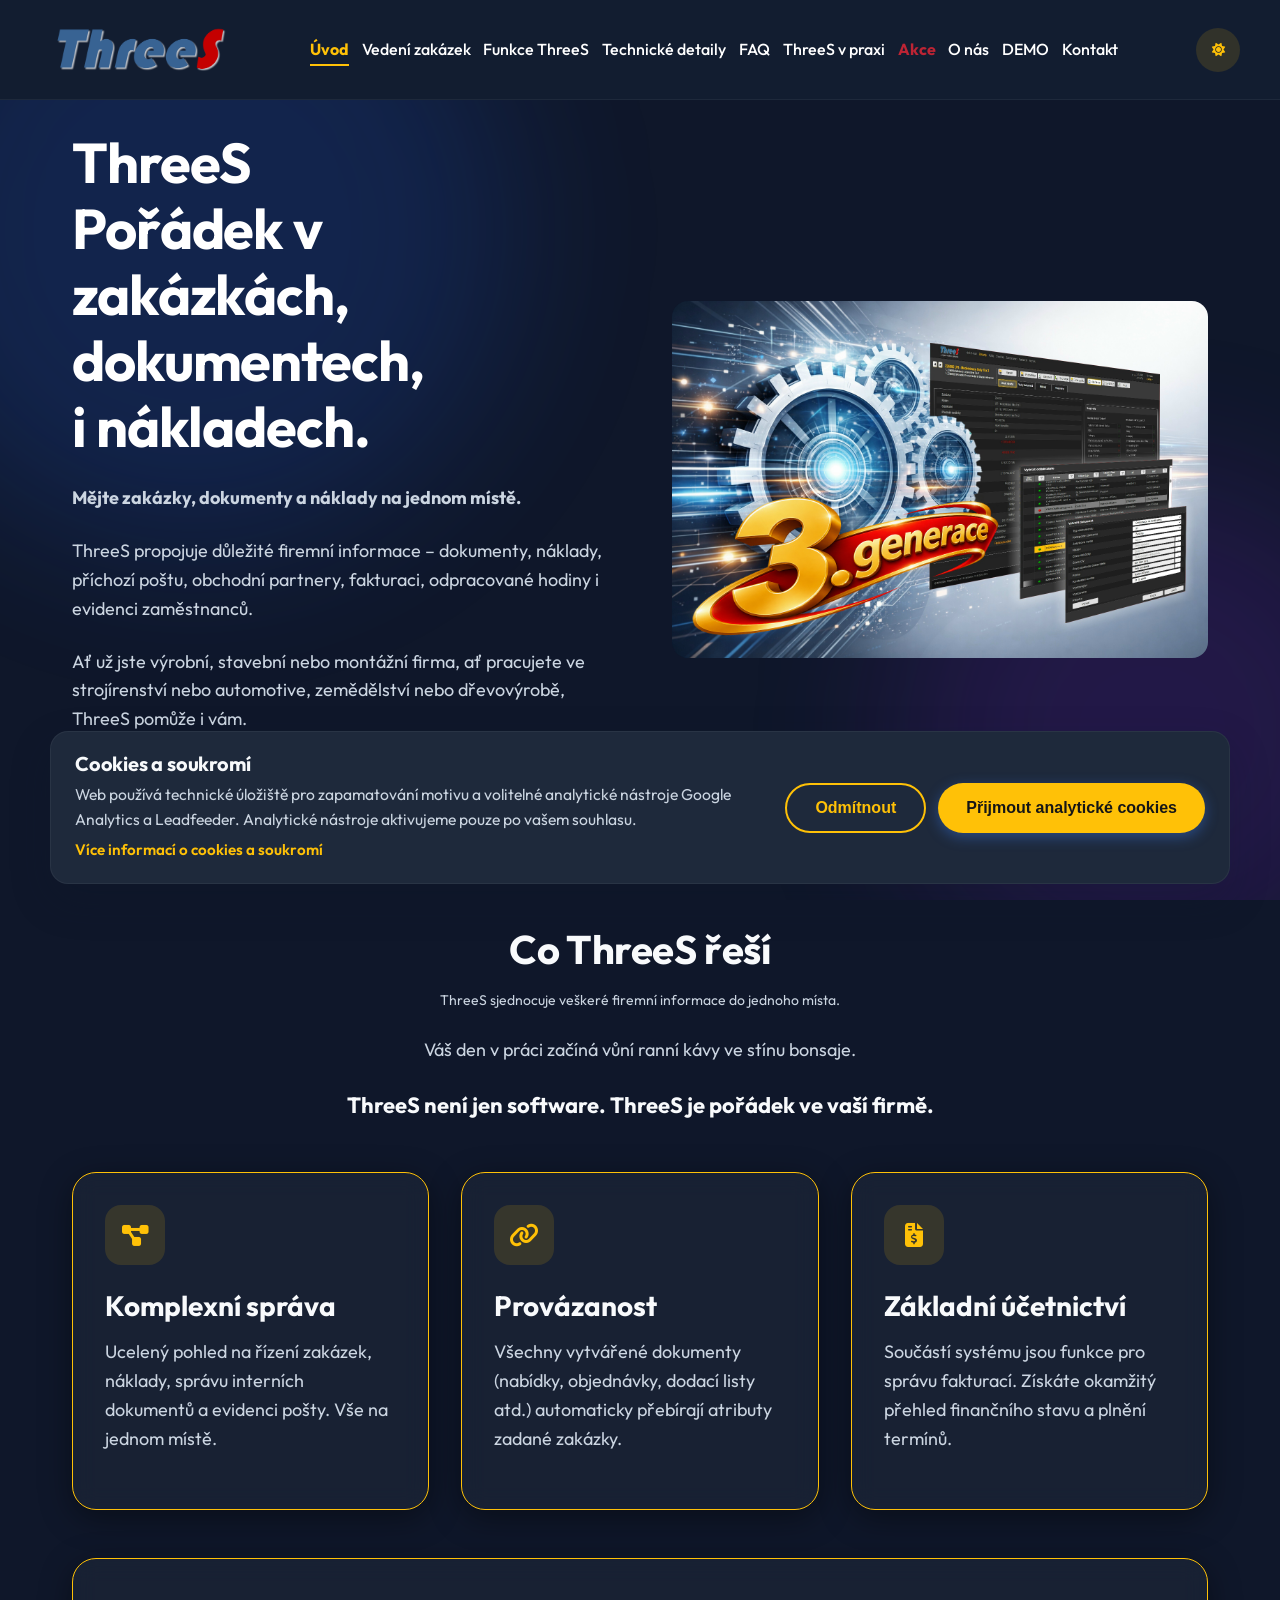
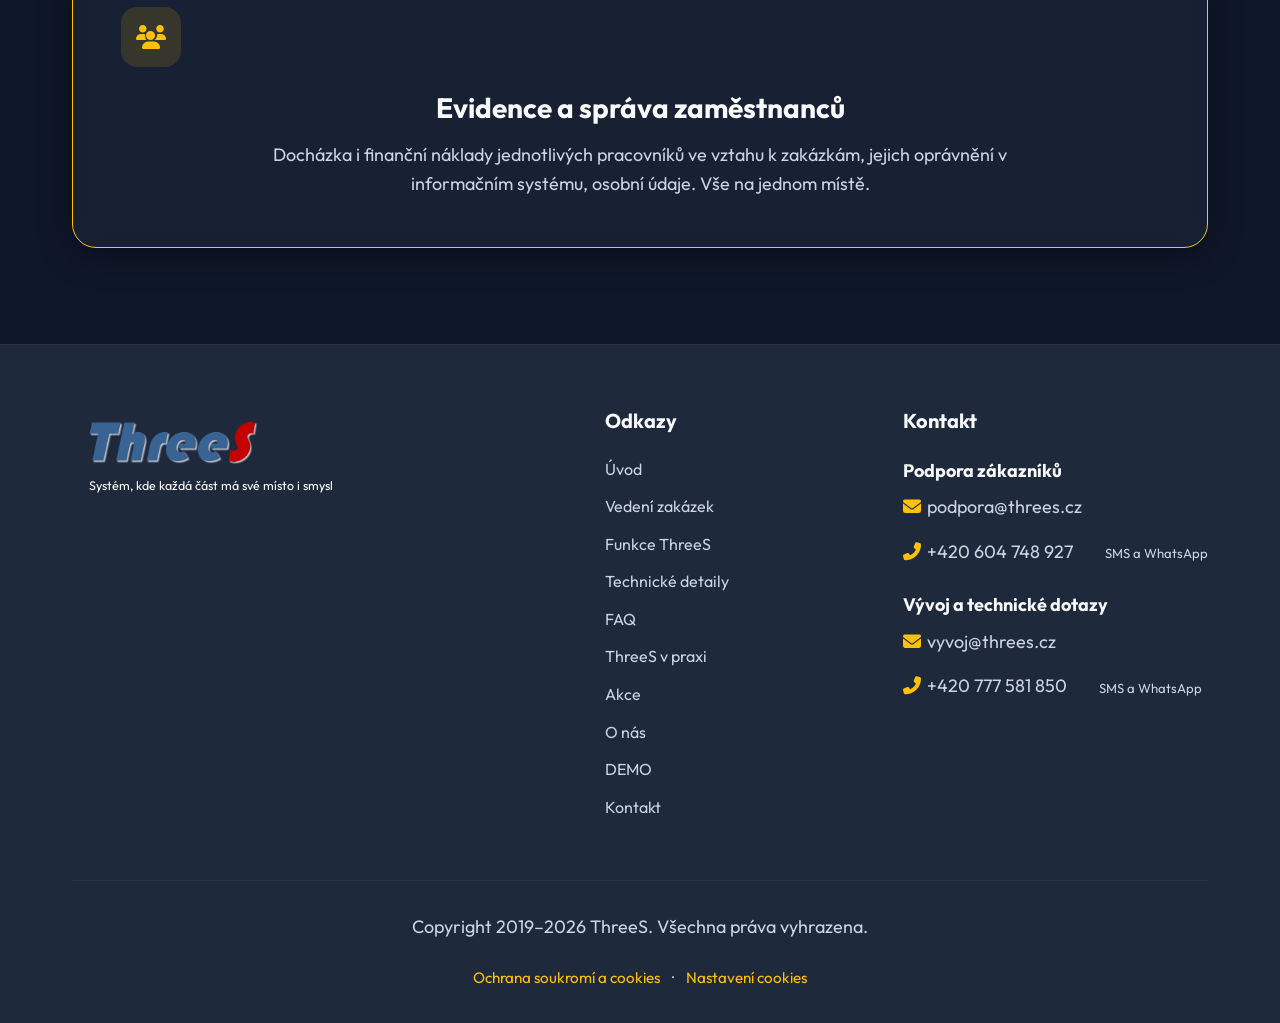
<file: index.html>
<!DOCTYPE html>

<html lang="cs">
<head><script>try{if(localStorage.getItem('threes-theme')!=='light')document.documentElement.setAttribute('data-theme','dark')}catch(e){document.documentElement.setAttribute('data-theme','dark')}</script>
<meta charset="utf-8"/>
<meta content="width=device-width, initial-scale=1.0" name="viewport"/>
<!-- Unikátní SEO Meta Tagy -->
<title>Software pro vedení zakázek pro malé firmy | ThreeS</title>
<meta content="Informační systém pro malé firmy, kterým již Excel nestačí. Mějte zakázky, dokumenty a náklady na jednom místě díky softwaru na řízení zakázek ThreeS." name="description"/>
<meta content="software na řízení zakázek, evidence zakázek pro malé firmy, alternativa k Excelu, informační systém ThreeS" name="keywords"/>
<link href="https://threes.cz/" rel="canonical"/>
<!-- Open Graph / Facebook -->
<meta content="website" property="og:type"/>
<meta content="https://threes.cz/" property="og:url"/>
<meta content="Software pro vedení zakázek pro malé firmy | ThreeS" property="og:title"/>
<meta content="Informační systém pro malé firmy, kterým již Excel nestačí. Mějte zakázky, dokumenty a náklady na jednom místě díky softwaru na řízení zakázek ThreeS." property="og:description"/>
<meta content="https://threes.cz/images/obrazek_1.jpg" property="og:image"/>
<!-- Twitter -->
<meta content="summary_large_image" property="twitter:card"/>
<meta content="https://threes.cz/" property="twitter:url"/>
<meta content="Software pro vedení zakázek pro malé firmy | ThreeS" property="twitter:title"/>
<meta content="Informační systém pro malé firmy, kterým již Excel nestačí. Mějte zakázky, dokumenty a náklady na jednom místě." property="twitter:description"/>
<meta content="https://threes.cz/images/obrazek_1.jpg" property="twitter:image"/>
<!-- Structured Data -->
<script type="application/ld+json">
{
  "@context": "https://schema.org",
  "@graph": [
    {
      "@type": "SoftwareApplication",
      "name": "ThreeS",
      "url": "https://threes.cz/",
      "operatingSystem": "Web browser",
      "applicationCategory": "BusinessApplication",
      "description": "Informační systém ThreeS pro malé firmy: řízení zakázek, dokumentů, nákladů, fakturace a evidence zaměstnanců."
    },
    {
      "@type": "Organization",
      "name": "ThreeS",
      "url": "https://threes.cz/",
      "logo": "https://threes.cz/images/logo_ThreeS_final.png",
      "contactPoint": [
        {
          "@type": "ContactPoint",
          "contactType": "customer support",
          "email": "podpora@threes.cz",
          "telephone": "+420604748927",
          "availableLanguage": [
            "cs"
          ]
        },
        {
          "@type": "ContactPoint",
          "contactType": "technical support",
          "email": "vyvoj@threes.cz",
          "telephone": "+420777581850",
          "availableLanguage": [
            "cs"
          ]
        }
      ]
    }
  ]
}
</script>
<link href="images/favicon_threes.png" rel="icon" type="image/png"/>
<link href="style.css?v=20261101-mobile-menu" rel="stylesheet"/>
<link href="https://cdnjs.cloudflare.com/ajax/libs/font-awesome/6.4.0/css/all.min.css" rel="stylesheet"/>
</head>
<body class="page-index">
<div class="bg-blobs">
<div class="blob blob-1"></div>
<div class="blob blob-2"></div>
</div>
<!-- Sdílený Header -->
<header>
<div class="container nav-container">
<a class="logo" href="index.html">
<img alt="ThreeS – oficiální logo" id="nav-logo" src="images/logo_ThreeS_final.png"/>
</a>
<button aria-controls="primary-navigation" aria-expanded="false" aria-label="Otevřít menu" class="menu-toggle" hidden type="button">
<svg aria-hidden="true" viewBox="0 0 24 24"><path class="menu-open-icon" d="M3 6h18M3 12h18M3 18h18"/><path class="menu-close-icon" d="m6 6 12 12M18 6 6 18"/></svg>
<span>Menu</span>
</button>
<nav aria-label="Hlavní navigace" class="nav-links" id="primary-navigation"><a href="index.html">Úvod</a><a href="vedeni-zakazek.html">Vedení zakázek</a><a href="funkce.html">Funkce ThreeS</a><a href="technicke-detaily.html">Technické detaily</a><a href="faq.html">FAQ</a><a href="threes-praxe.html">ThreeS v praxi</a><a href="akce.html">Akce</a><a href="o-nas.html">O nás</a><a href="demo.html">DEMO</a><a href="kontakt.html">Kontakt</a></nav>
<button aria-label="Přepnout motiv" class="theme-toggle" id="theme-toggle">
<i class="fas fa-moon"></i>
</button>
</div>
</header>
<!-- Homepage Obsah -->
<section class="hero" id="domu">
<div class="container hero-grid">
<div class="hero-content reveal active">
<h1>ThreeS<br/>Pořádek v zakázkách,<br/>dokumentech,<br/>i nákladech.</h1>
<p><strong>Mějte zakázky, dokumenty a náklady na jednom místě.</strong></p>
<p>ThreeS propojuje důležité firemní informace – dokumenty, náklady, příchozí poštu, obchodní partnery, fakturaci, odpracované hodiny i evidenci zaměstnanců.</p>
<p>Ať už jste výrobní, stavební nebo montážní firma, ať pracujete ve strojírenství nebo automotive, zemědělství nebo dřevovýrobě, ThreeS pomůže i vám.</p>
<div class="hero-actions">
<a class="btn demo-cta btn-primary" href="demo.html">Vyzkoušet ThreeS</a>
<a class="contact-whatsapp btn btn-outline more-info-white" data-whatsapp-fallback="mailto:podpora@threes.cz?subject=Chci%20v%C4%9Bd%C4%9Bt%20v%C3%ADce%20o%20ThreeS" href="https://wa.me/420604748927?text=Zaj%C3%ADm%C3%A1%20m%C4%9B%20ThreeS" target="_blank" rel="noopener noreferrer">Chci vědět více</a>
</div>
</div>
<div class="hero-image-wrap reveal active">
<!-- Obrázek bez rámečku -->
<div class="hero-illustration-plain">
<img alt="Aplikace ThreeS ukázka" loading="lazy" src="images/obrazek_1.jpg"/>
</div>
</div>
</div>
</section>
<!-- Funkce sekce stávající jako dříve, avšak s přesunem do kontextu v2 -->
<section class="section">
<div class="container">
<div class="reveal" style="text-align: center; max-width: 900px; margin: 0 auto 2rem auto;">
<h2>Co ThreeS řeší</h2>
<p class="home-line-small">ThreeS sjednocuje veškeré firemní informace do jednoho místa.</p><p class="home-line-medium">Váš den v práci začíná vůní ranní kávy ve stínu bonsaje.</p><p class="homepage-motto">ThreeS není jen software. ThreeS je pořádek ve vaší firmě.</p>
</div>
<div class="features-grid">
<div class="glass-card feature-card reveal home-three-card home-three-card-1" style=";border:1px solid #ffc107;">
<div class="feature-icon"><i class="fas fa-project-diagram"></i></div>
<h3>Komplexní správa</h3>
<p>Ucelený pohled na řízení zakázek, náklady, správu interních dokumentů a evidenci pošty. Vše na jednom místě.</p>
</div>
<div class="glass-card feature-card reveal home-three-card home-three-card-2" style="transition-delay: 0.1s;;border:1px solid #ffc107;">
<div class="feature-icon"><i class="fas fa-link"></i></div>
<h3>Provázanost</h3>
<p>Všechny vytvářené dokumenty (nabídky, objednávky, dodací listy atd.) automaticky přebírají atributy zadané zakázky.</p>
</div>
<div class="glass-card feature-card reveal home-three-card home-three-card-3" style="transition-delay: 0.2s;;border:1px solid #ffc107;">
<div class="feature-icon"><i class="fas fa-file-invoice-dollar"></i></div>
<h3>Základní účetnictví</h3>
<p>Součástí systému jsou funkce pro správu fakturací. Získáte okamžitý přehled finančního stavu a plnění termínů.</p>
</div>
</div>
<div class="glass-card reveal" style="margin-top: 3rem; text-align: center; padding: 3rem;;border:1px solid #ffc107;">
<div class="feature-icon" style="justify-content: center;"><i class="fas fa-users"></i></div>
<h3 style="margin-top: 1rem;">Evidence a správa zaměstnanců</h3>
<p style="max-width: 800px; margin: 0 auto;">Docházka i finanční náklady jednotlivých pracovníků ve vztahu k zakázkám, jejich oprávnění v informačním systému, osobní údaje. Vše na jednom místě.</p>
</div>
</div>
</section>
<!-- Sdílený Footer -->
<footer>
<div class="container">
<div class="footer-grid">
<div class="footer-col">
<a class="logo" href="index.html" style="margin-bottom: 1rem; display: inline-flex;">
<img alt="ThreeS – oficiální logo" src="images/logo_ThreeS_final.png"/>
</a>
<p class="footer-slogan-white">Systém, kde každá část má své místo i smysl</p>
</div>
<div class="footer-col">
<h3>Odkazy</h3>
<ul class="footer-links"><li><a href="index.html">Úvod</a></li><li><a href="vedeni-zakazek.html">Vedení zakázek</a></li><li><a href="funkce.html">Funkce ThreeS</a></li><li><a href="technicke-detaily.html">Technické detaily</a></li><li><a href="faq.html">FAQ</a></li><li><a href="threes-praxe.html">ThreeS v praxi</a></li><li><a href="akce.html">Akce</a></li><li><a href="o-nas.html">O nás</a></li><li><a href="demo.html">DEMO</a></li><li><a href="kontakt.html">Kontakt</a></li></ul>
</div>
<div class="footer-col footer-contact">
<h3>Kontakt</h3>
<p style="font-weight: bold; margin-bottom: 0.5rem; color: var(--text-primary);">Podpora zákazníků</p>
<p><a href="mailto:podpora@threes.cz" style="color: inherit; text-decoration: none;"><i class="fas fa-envelope" style="color: var(--threes-yellow); width: 20px;"></i> podpora@threes.cz</a></p>
<p><a href="tel:+420604748927" style="color: inherit; text-decoration: none;"><i class="fas fa-phone-alt" style="color: var(--threes-yellow); width: 20px;"></i> +420 604 748 927</a><span class="contact-methods">SMS a WhatsApp</span></p>
<p style="font-weight: bold; margin-top: 1.5rem; margin-bottom: 0.5rem; color: var(--text-primary);">Vývoj a technické dotazy</p>
<p><a href="mailto:vyvoj@threes.cz" style="color: inherit; text-decoration: none;"><i class="fas fa-envelope" style="color: var(--threes-yellow); width: 20px;"></i> vyvoj@threes.cz</a></p>
<p><a href="tel:+420777581850" style="color: inherit; text-decoration: none;"><i class="fas fa-phone-alt" style="color: var(--threes-yellow); width: 20px;"></i> +420 777 581 850</a><span class="contact-methods">SMS a WhatsApp</span></p>
</div>
</div>
<div class="footer-bottom">
<p>Copyright 2019–<span class="current-year">2026</span> ThreeS. Všechna práva vyhrazena.</p>
<p class="footer-legal-links">
<a href="ochrana-soukromi.html">Ochrana soukromí a cookies</a>
<span aria-hidden="true">·</span>
<a data-cookie-settings="" href="#">Nastavení cookies</a>
</p>
</div>
</div>
</footer>
<!-- Skripty -->
<script src="cookie-consent.js"></script>
<script src="script.js?v=20261101-mobile-menu"></script>
<script src="year.js"></script><script src="akce-visibility.js"></script></body>
</html>
</file>
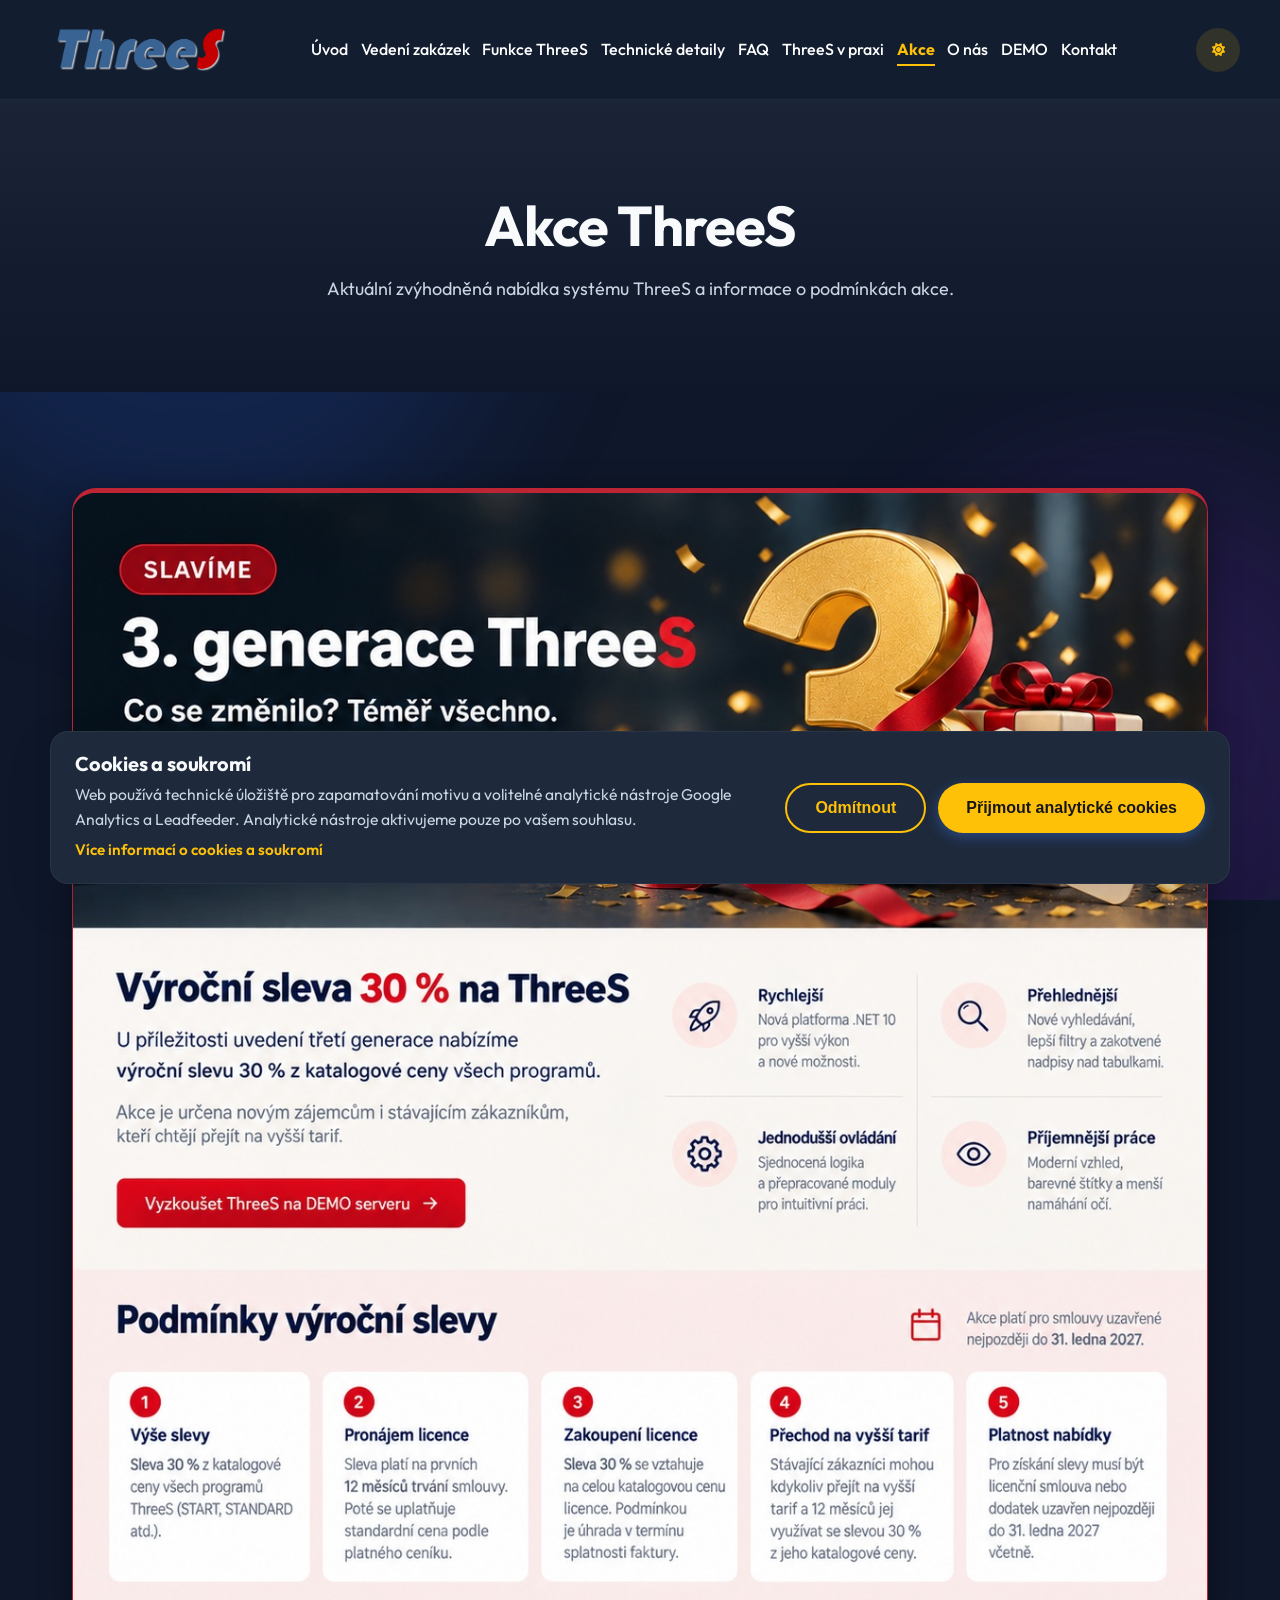
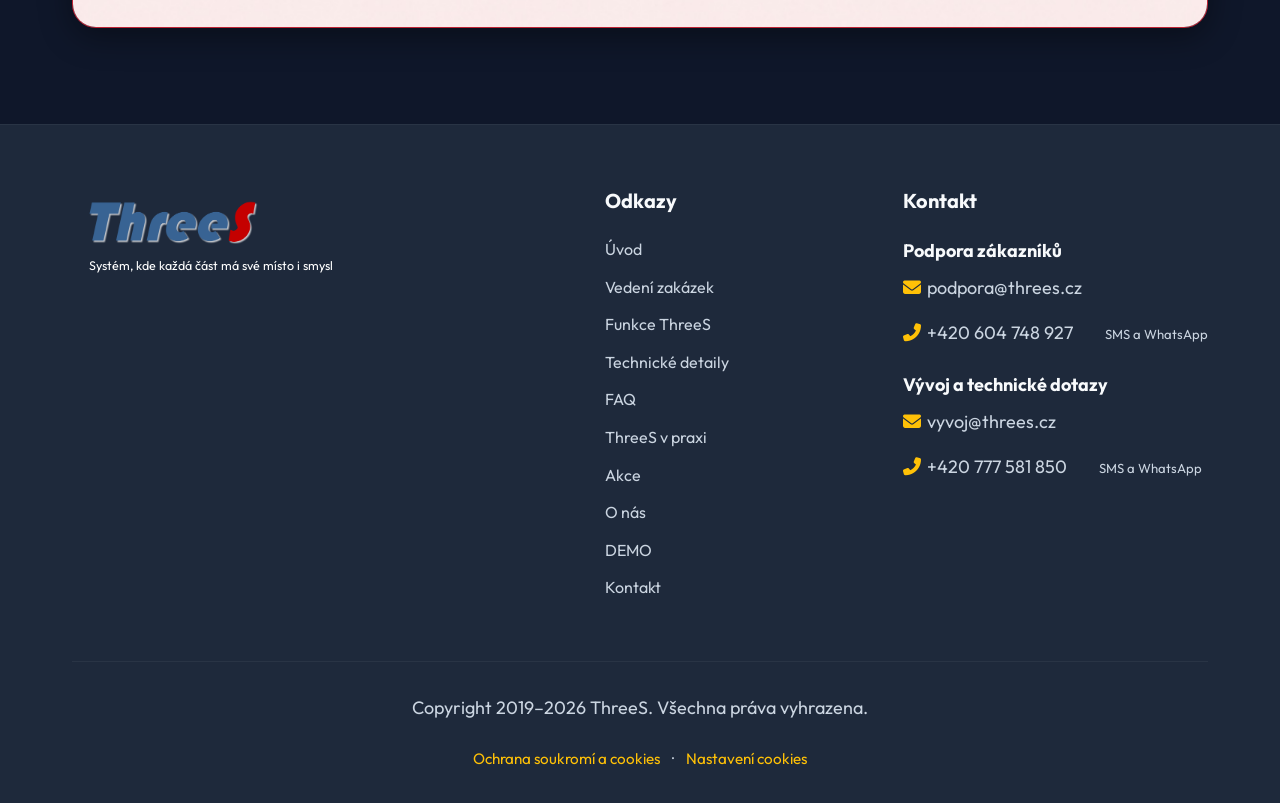
<file: akce.html>
<!DOCTYPE html>

<html lang="cs">
<head><script>try{if(localStorage.getItem('threes-theme')!=='light')document.documentElement.setAttribute('data-theme','dark')}catch(e){document.documentElement.setAttribute('data-theme','dark')}</script>
<meta charset="utf-8"/>
<meta content="width=device-width, initial-scale=1.0" name="viewport"/>
<title>Akce ThreeS | ThreeS</title>
<meta content="Aktuální zvýhodněná nabídka systému ThreeS a informace o podmínkách akce." name="description"/>
<meta content="ThreeS akce, sleva 30 procent, pronájem ThreeS START STANDARD, licence ThreeS" name="keywords"/>
<link href="https://threes.cz/akce.html" rel="canonical"/>
<!-- Open Graph / Facebook -->
<meta content="website" property="og:type"/>
<meta content="https://threes.cz/akce.html" property="og:url"/>
<meta content="Akce ThreeS | ThreeS" property="og:title"/>
<meta content="Aktuální zvýhodněná nabídka systému ThreeS a informace o podmínkách akce." property="og:description"/>
<meta content="https://threes.cz/images/akce-vyroci-2026-final.png" property="og:image"/>
<link href="images/favicon_threes.png" rel="icon" type="image/png"/>
<link href="style.css?v=20261101-mobile-menu" rel="stylesheet"/>
<link href="https://cdnjs.cloudflare.com/ajax/libs/font-awesome/6.4.0/css/all.min.css" rel="stylesheet"/>
</head>
<body class="page-akce">
<div class="bg-blobs">
<div class="blob blob-1"></div>
<div class="blob blob-2"></div>
</div>
<!-- Header -->
<header>
<div class="container nav-container">
<a class="logo" href="index.html">
<img alt="ThreeS – oficiální logo" id="nav-logo" src="images/logo_ThreeS_final.png"/>
</a>
<button aria-controls="primary-navigation" aria-expanded="false" aria-label="Otevřít menu" class="menu-toggle" hidden type="button">
<svg aria-hidden="true" viewBox="0 0 24 24"><path class="menu-open-icon" d="M3 6h18M3 12h18M3 18h18"/><path class="menu-close-icon" d="m6 6 12 12M18 6 6 18"/></svg>
<span>Menu</span>
</button>
<nav aria-label="Hlavní navigace" class="nav-links" id="primary-navigation"><a href="index.html">Úvod</a><a href="vedeni-zakazek.html">Vedení zakázek</a><a href="funkce.html">Funkce ThreeS</a><a href="technicke-detaily.html">Technické detaily</a><a href="faq.html">FAQ</a><a href="threes-praxe.html">ThreeS v praxi</a><a href="akce.html">Akce</a><a href="o-nas.html">O nás</a><a href="demo.html">DEMO</a><a href="kontakt.html">Kontakt</a></nav>
<button aria-label="Přepnout motiv" class="theme-toggle" id="theme-toggle">
<i class="fas fa-moon"></i>
</button>
</div>
</header>
<!-- Page Header -->
<!-- Content Section -->
<!-- Footer -->
<main><section class="page-header"><div class="container"><h1>Akce ThreeS</h1><p>Aktuální zvýhodněná nabídka systému ThreeS a informace o podmínkách akce.</p></div></section><section class="section"><div class="container"><div class="action-hero glass-card"><img alt="Výroční sleva 30 % na ThreeS" src="images/akce-vyroci-3gen.jpg" style="display:block;width:100%;height:auto;border-radius:12px"/><a aria-label="Vyzkoušet ThreeS na DEMO serveru" class="action-demo-overlay" href="demo.html"></a></div></div></section></main><footer>
<div class="container">
<div class="footer-grid">
<div class="footer-col">
<a class="logo" href="index.html" style="margin-bottom: 1rem; display: inline-flex;">
<img alt="ThreeS – oficiální logo" src="images/logo_ThreeS_final.png"/>
</a>
<p class="footer-slogan-white">Systém, kde každá část má své místo i smysl</p>
</div>
<div class="footer-col">
<h3>Odkazy</h3>
<ul class="footer-links"><li><a href="index.html">Úvod</a></li><li><a href="vedeni-zakazek.html">Vedení zakázek</a></li><li><a href="funkce.html">Funkce ThreeS</a></li><li><a href="technicke-detaily.html">Technické detaily</a></li><li><a href="faq.html">FAQ</a></li><li><a href="threes-praxe.html">ThreeS v praxi</a></li><li><a href="akce.html">Akce</a></li><li><a href="o-nas.html">O nás</a></li><li><a href="demo.html">DEMO</a></li><li><a href="kontakt.html">Kontakt</a></li></ul>
</div>
<div class="footer-col footer-contact">
<h3>Kontakt</h3>
<p style="font-weight: bold; margin-bottom: 0.5rem; color: var(--text-primary);">Podpora zákazníků</p>
<p><a href="mailto:podpora@threes.cz" style="color: inherit; text-decoration: none;"><i class="fas fa-envelope" style="color: var(--threes-yellow); width: 20px;"></i> podpora@threes.cz</a></p>
<p><a href="tel:+420604748927" style="color: inherit; text-decoration: none;"><i class="fas fa-phone-alt" style="color: var(--threes-yellow); width: 20px;"></i> +420 604 748 927</a><span class="contact-methods">SMS a WhatsApp</span></p>
<p style="font-weight: bold; margin-top: 1.5rem; margin-bottom: 0.5rem; color: var(--text-primary);">Vývoj a technické dotazy</p>
<p><a href="mailto:vyvoj@threes.cz" style="color: inherit; text-decoration: none;"><i class="fas fa-envelope" style="color: var(--threes-yellow); width: 20px;"></i> vyvoj@threes.cz</a></p>
<p><a href="tel:+420777581850" style="color: inherit; text-decoration: none;"><i class="fas fa-phone-alt" style="color: var(--threes-yellow); width: 20px;"></i> +420 777 581 850</a><span class="contact-methods">SMS a WhatsApp</span></p>
</div>
</div>
<div class="footer-bottom">
<p>Copyright 2019–<span class="current-year">2026</span> ThreeS. Všechna práva vyhrazena.</p>
<p class="footer-legal-links">
<a href="ochrana-soukromi.html">Ochrana soukromí a cookies</a>
<span aria-hidden="true">·</span>
<a data-cookie-settings="" href="#">Nastavení cookies</a>
</p>
</div>
</div>
</footer>
<script src="cookie-consent.js"></script>
<script src="script.js?v=20261101-mobile-menu"></script>
<script src="year.js"></script><script src="akce-visibility.js"></script></body>
</html>
</file>
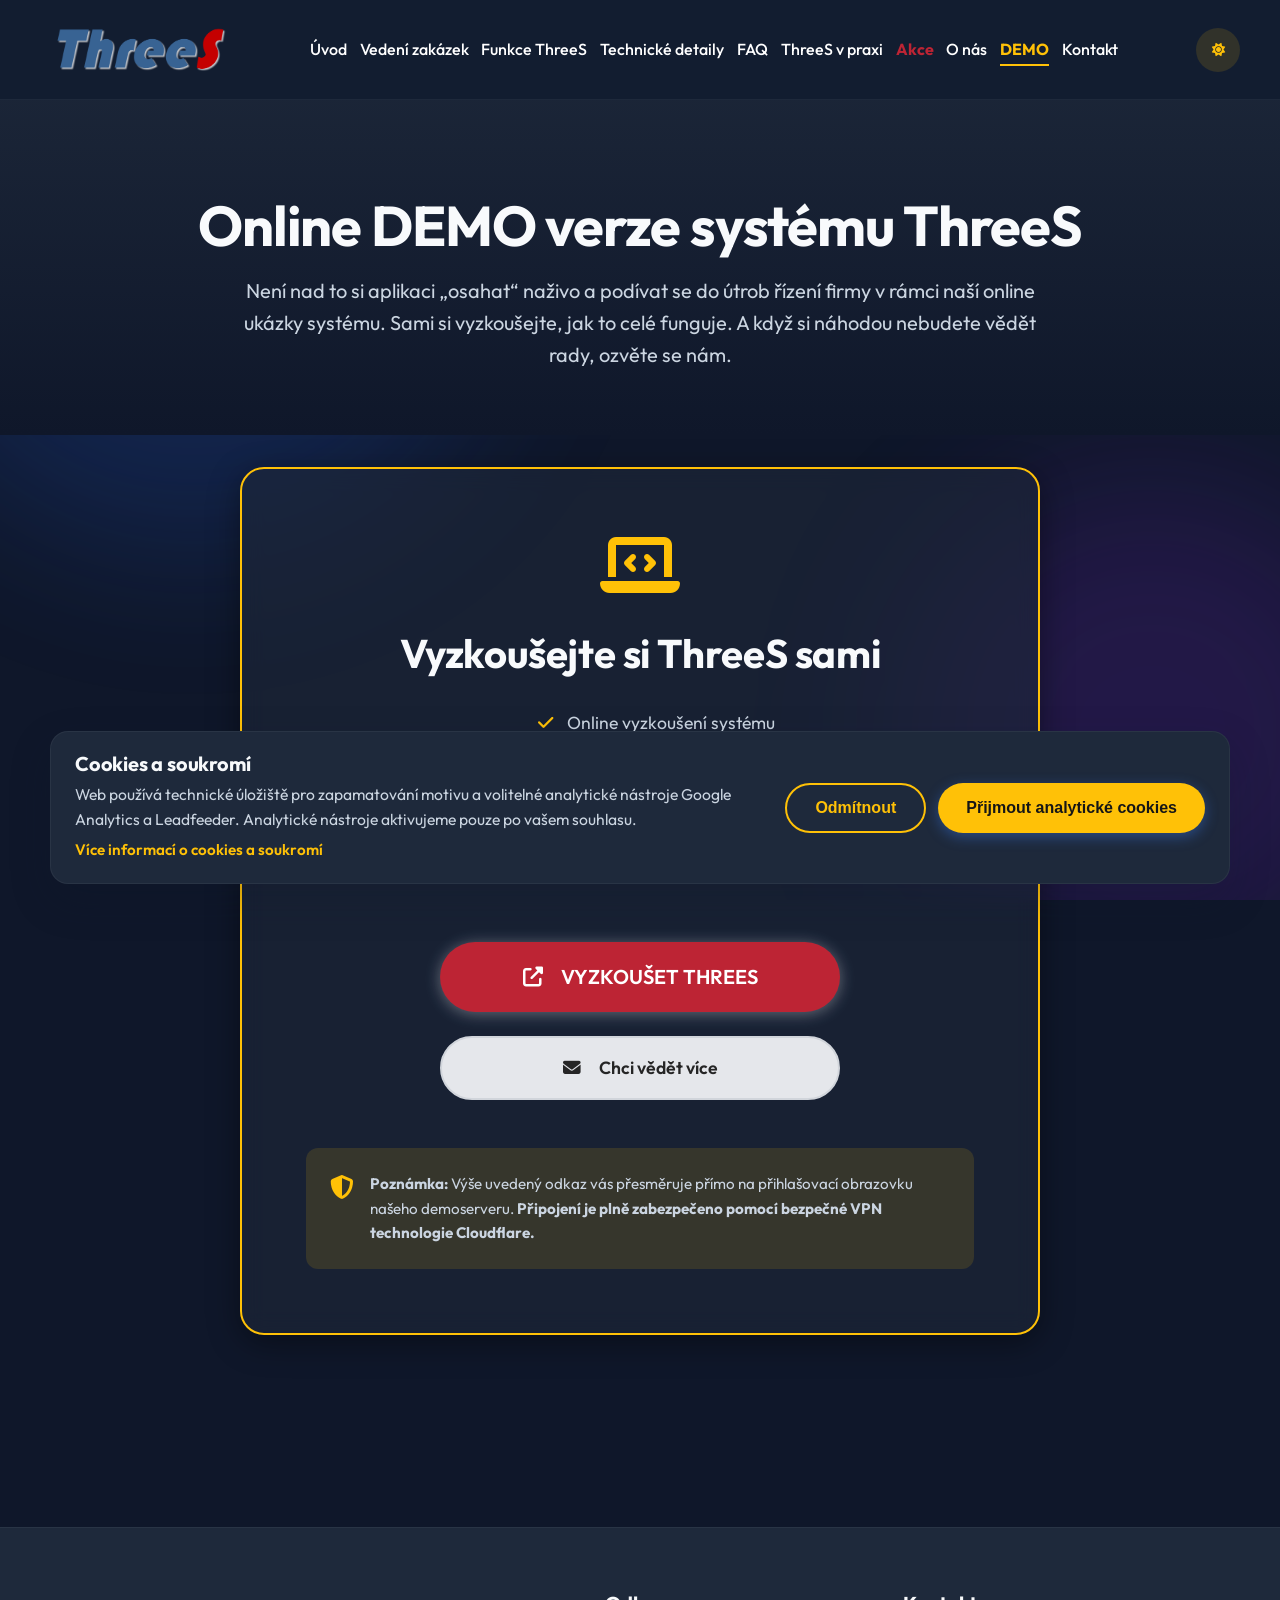
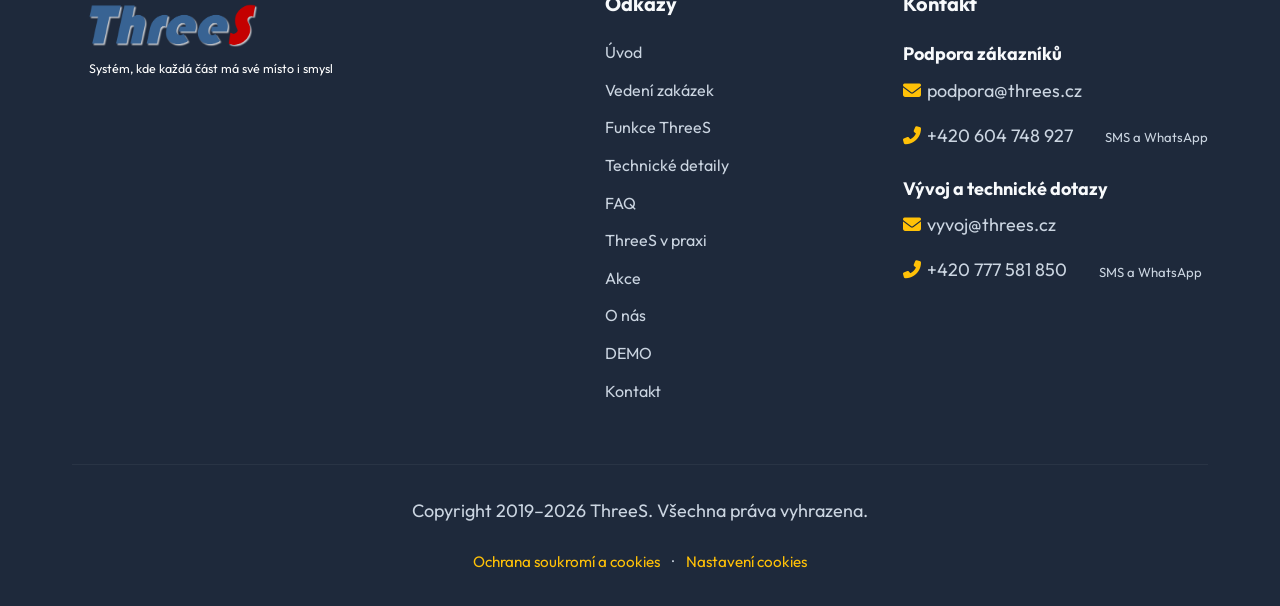
<file: demo.html>
<!DOCTYPE html>

<html lang="cs">
<head><script>try{if(localStorage.getItem('threes-theme')!=='light')document.documentElement.setAttribute('data-theme','dark')}catch(e){document.documentElement.setAttribute('data-theme','dark')}</script>
<meta charset="utf-8"/>
<meta content="width=device-width, initial-scale=1.0" name="viewport"/>
<title>Online demo systému pro vedení zakázek | ThreeS</title>
<meta content="Vyzkoušejte online demo systému ThreeS pro vedení zakázek. Nezávazný přístup, ukázka aplikace a zabezpečené připojení přes Cloudflare VPN." name="description"/>
<meta content="online demo ThreeS, vyzkoušet systém na zakázky, ukázka informačního systému" name="keywords"/>
<link href="https://threes.cz/demo.html" rel="canonical"/>
<!-- Open Graph / Facebook -->
<meta content="website" property="og:type"/>
<meta content="https://threes.cz/demo.html" property="og:url"/>
<meta content="Online demo systému pro vedení zakázek | ThreeS" property="og:title"/>
<meta content="Vyzkoušejte online demo systému ThreeS pro vedení zakázek. Nezávazný přístup, ukázka aplikace a zabezpečené připojení přes Cloudflare VPN." property="og:description"/>
<meta content="https://threes.cz/images/obrazek_1.jpg" property="og:image"/>
<link href="images/favicon_threes.png" rel="icon" type="image/png"/>
<link href="style.css?v=20261101-mobile-menu" rel="stylesheet"/>
<link href="https://cdnjs.cloudflare.com/ajax/libs/font-awesome/6.4.0/css/all.min.css" rel="stylesheet"/>
</head>
<body class="page-demo">
<div class="bg-blobs">
<div class="blob blob-1"></div>
<div class="blob blob-2"></div>
</div>
<!-- Header -->
<header>
<div class="container nav-container">
<a class="logo" href="index.html">
<img alt="ThreeS – oficiální logo" id="nav-logo" src="images/logo_ThreeS_final.png"/>
</a>
<button aria-controls="primary-navigation" aria-expanded="false" aria-label="Otevřít menu" class="menu-toggle" hidden type="button">
<svg aria-hidden="true" viewBox="0 0 24 24"><path class="menu-open-icon" d="M3 6h18M3 12h18M3 18h18"/><path class="menu-close-icon" d="m6 6 12 12M18 6 6 18"/></svg>
<span>Menu</span>
</button>
<nav aria-label="Hlavní navigace" class="nav-links" id="primary-navigation"><a href="index.html">Úvod</a><a href="vedeni-zakazek.html">Vedení zakázek</a><a href="funkce.html">Funkce ThreeS</a><a href="technicke-detaily.html">Technické detaily</a><a href="faq.html">FAQ</a><a href="threes-praxe.html">ThreeS v praxi</a><a href="akce.html">Akce</a><a href="o-nas.html">O nás</a><a href="demo.html">DEMO</a><a href="kontakt.html">Kontakt</a></nav>
<button aria-label="Přepnout motiv" class="theme-toggle" id="theme-toggle">
<i class="fas fa-moon"></i>
</button>
</div>
</header>
<!-- Page Header -->
<section class="page-header">
<div class="container reveal">
<h1>Online DEMO verze systému ThreeS</h1>
<p style="font-size: 1.25rem; max-width: 800px; margin: 0 auto;">Není nad to si aplikaci „osahat“ naživo a
                podívat se do útrob řízení firmy v rámci naší online ukázky systému. Sami si vyzkoušejte, jak to celé
                funguje. A když si náhodou nebudete vědět rady, ozvěte se nám.</p>
</div>
</section>
<!-- Content Section -->
<section class="section" style="padding-top: 2rem; padding-bottom: 8rem;">
<div class="container">
<div class="glass-card reveal" style="padding: 4rem; text-align: center; max-width: 800px; margin: 0 auto; border: 2px solid var(--threes-yellow);">
<i class="fas fa-laptop-code" style="font-size: 4rem; color: var(--accent-color); margin-bottom: 2rem;"></i>
<h2 style="margin-bottom: 2rem;">Vyzkoušejte si ThreeS sami</h2>
<ul class="detail-list" style="display: inline-block; text-align: left; margin-bottom: 2.5rem; font-size: 1.1rem;">
<li class="check-only"><i class="fas fa-check" style="color: var(--accent-color); margin-right: 10px;"></i> Online vyzkoušení systému</li>
<li class="check-only"><i class="fas fa-check" style="color: var(--accent-color); margin-right: 10px;"></i> Nezávazná konzultace</li>
<li class="check-only"><i class="fas fa-check" style="color: var(--accent-color); margin-right: 10px;"></i> Bez jakýchkoliv závazků</li>
<li class="check-only"><i class="fas fa-check" style="color: var(--accent-color); margin-right: 10px;"></i> Bez časového omezení</li>
</ul>
<div style="display: flex; flex-direction: column; gap: 1.5rem; align-items: center; margin-bottom: 3rem;">
<a class="btn demo-cta btn-primary" href="https://demo.threes.cz" style="padding: 1.2rem 3rem; font-size: 1.25rem; width: 100%; max-width: 400px; text-transform: uppercase;" target="_blank">
<i class="fas fa-external-link-alt" style="margin-right: 10px;"></i> Vyzkoušet ThreeS
                    </a>
<a class="contact-whatsapp btn btn-outline more-info-white" data-whatsapp-fallback="mailto:podpora@threes.cz?subject=Chci%20v%C4%9Bd%C4%9Bt%20v%C3%ADce%20o%20ThreeS" href="https://wa.me/420604748927?text=Zaj%C3%ADm%C3%A1%20m%C4%9B%20ThreeS" style="padding: 1rem 3rem; font-size: 1.1rem; width: 100%; max-width: 400px;" target="_blank" rel="noopener noreferrer">
<i class="fas fa-envelope" style="margin-right: 10px;"></i> Chci vědět více
                    </a>
</div>
<div style="background: var(--accent-light); padding: 1.5rem; border-radius: 12px; display: flex; align-items: flex-start; gap: 1rem; text-align: left;">
<i class="fas fa-shield-alt" style="color: var(--accent-color); font-size: 1.5rem; margin-top: 0.2rem;"></i>
<p style="margin: 0; font-size: 0.95rem; color: var(--text-secondary);">
<strong>Poznámka:</strong> Výše uvedený odkaz vás přesměruje přímo na přihlašovací obrazovku
                        našeho demoserveru.
                        <strong>Připojení je plně zabezpečeno pomocí bezpečné VPN technologie Cloudflare.</strong>
</p>
</div>
</div>
<div style="text-align: center; margin-top: 4rem;">
</div>
</div>
</section>
<!-- Footer -->
<footer>
<div class="container">
<div class="footer-grid">
<div class="footer-col">
<a class="logo" href="index.html" style="margin-bottom: 1rem; display: inline-flex;">
<img alt="ThreeS – oficiální logo" src="images/logo_ThreeS_final.png"/>
</a>
<p class="footer-slogan-white">Systém, kde každá část má své místo i smysl</p>
</div>
<div class="footer-col">
<h3>Odkazy</h3>
<ul class="footer-links"><li><a href="index.html">Úvod</a></li><li><a href="vedeni-zakazek.html">Vedení zakázek</a></li><li><a href="funkce.html">Funkce ThreeS</a></li><li><a href="technicke-detaily.html">Technické detaily</a></li><li><a href="faq.html">FAQ</a></li><li><a href="threes-praxe.html">ThreeS v praxi</a></li><li><a href="akce.html">Akce</a></li><li><a href="o-nas.html">O nás</a></li><li><a href="demo.html">DEMO</a></li><li><a href="kontakt.html">Kontakt</a></li></ul>
</div>
<div class="footer-col footer-contact">
<h3>Kontakt</h3>
<p style="font-weight: bold; margin-bottom: 0.5rem; color: var(--text-primary);">Podpora zákazníků</p>
<p><a href="mailto:podpora@threes.cz" style="color: inherit; text-decoration: none;"><i class="fas fa-envelope" style="color: var(--threes-yellow); width: 20px;"></i> podpora@threes.cz</a></p>
<p><a href="tel:+420604748927" style="color: inherit; text-decoration: none;"><i class="fas fa-phone-alt" style="color: var(--threes-yellow); width: 20px;"></i> +420 604 748 927</a><span class="contact-methods">SMS a WhatsApp</span></p>
<p style="font-weight: bold; margin-top: 1.5rem; margin-bottom: 0.5rem; color: var(--text-primary);">Vývoj a technické dotazy</p>
<p><a href="mailto:vyvoj@threes.cz" style="color: inherit; text-decoration: none;"><i class="fas fa-envelope" style="color: var(--threes-yellow); width: 20px;"></i> vyvoj@threes.cz</a></p>
<p><a href="tel:+420777581850" style="color: inherit; text-decoration: none;"><i class="fas fa-phone-alt" style="color: var(--threes-yellow); width: 20px;"></i> +420 777 581 850</a><span class="contact-methods">SMS a WhatsApp</span></p>
</div>
</div>
<div class="footer-bottom">
<p>Copyright 2019–<span class="current-year">2026</span> ThreeS. Všechna práva vyhrazena.</p>
<p class="footer-legal-links">
<a href="ochrana-soukromi.html">Ochrana soukromí a cookies</a>
<span aria-hidden="true">·</span>
<a data-cookie-settings="" href="#">Nastavení cookies</a>
</p>
</div>
</div>
</footer>
<script src="cookie-consent.js"></script>
<script src="script.js?v=20261101-mobile-menu"></script>
<script src="year.js"></script><script src="akce-visibility.js"></script></body>
</html>
</file>
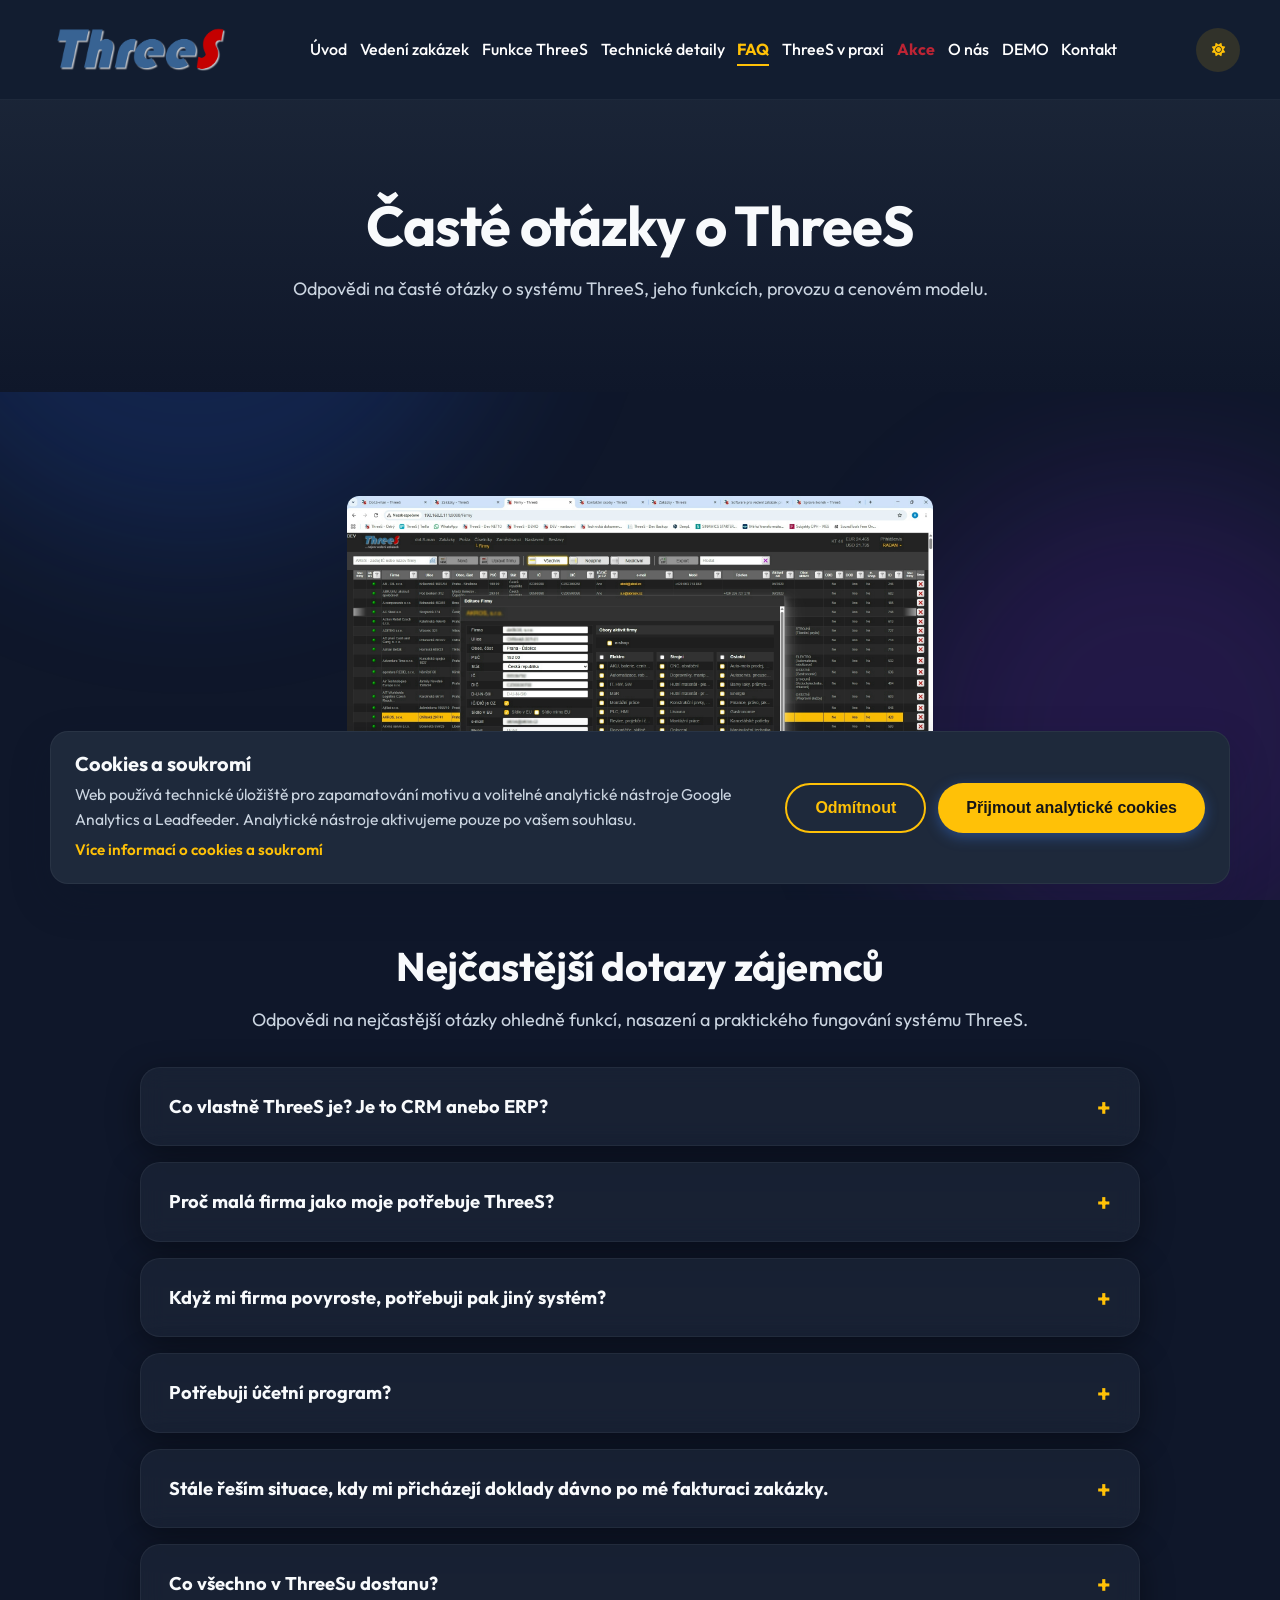
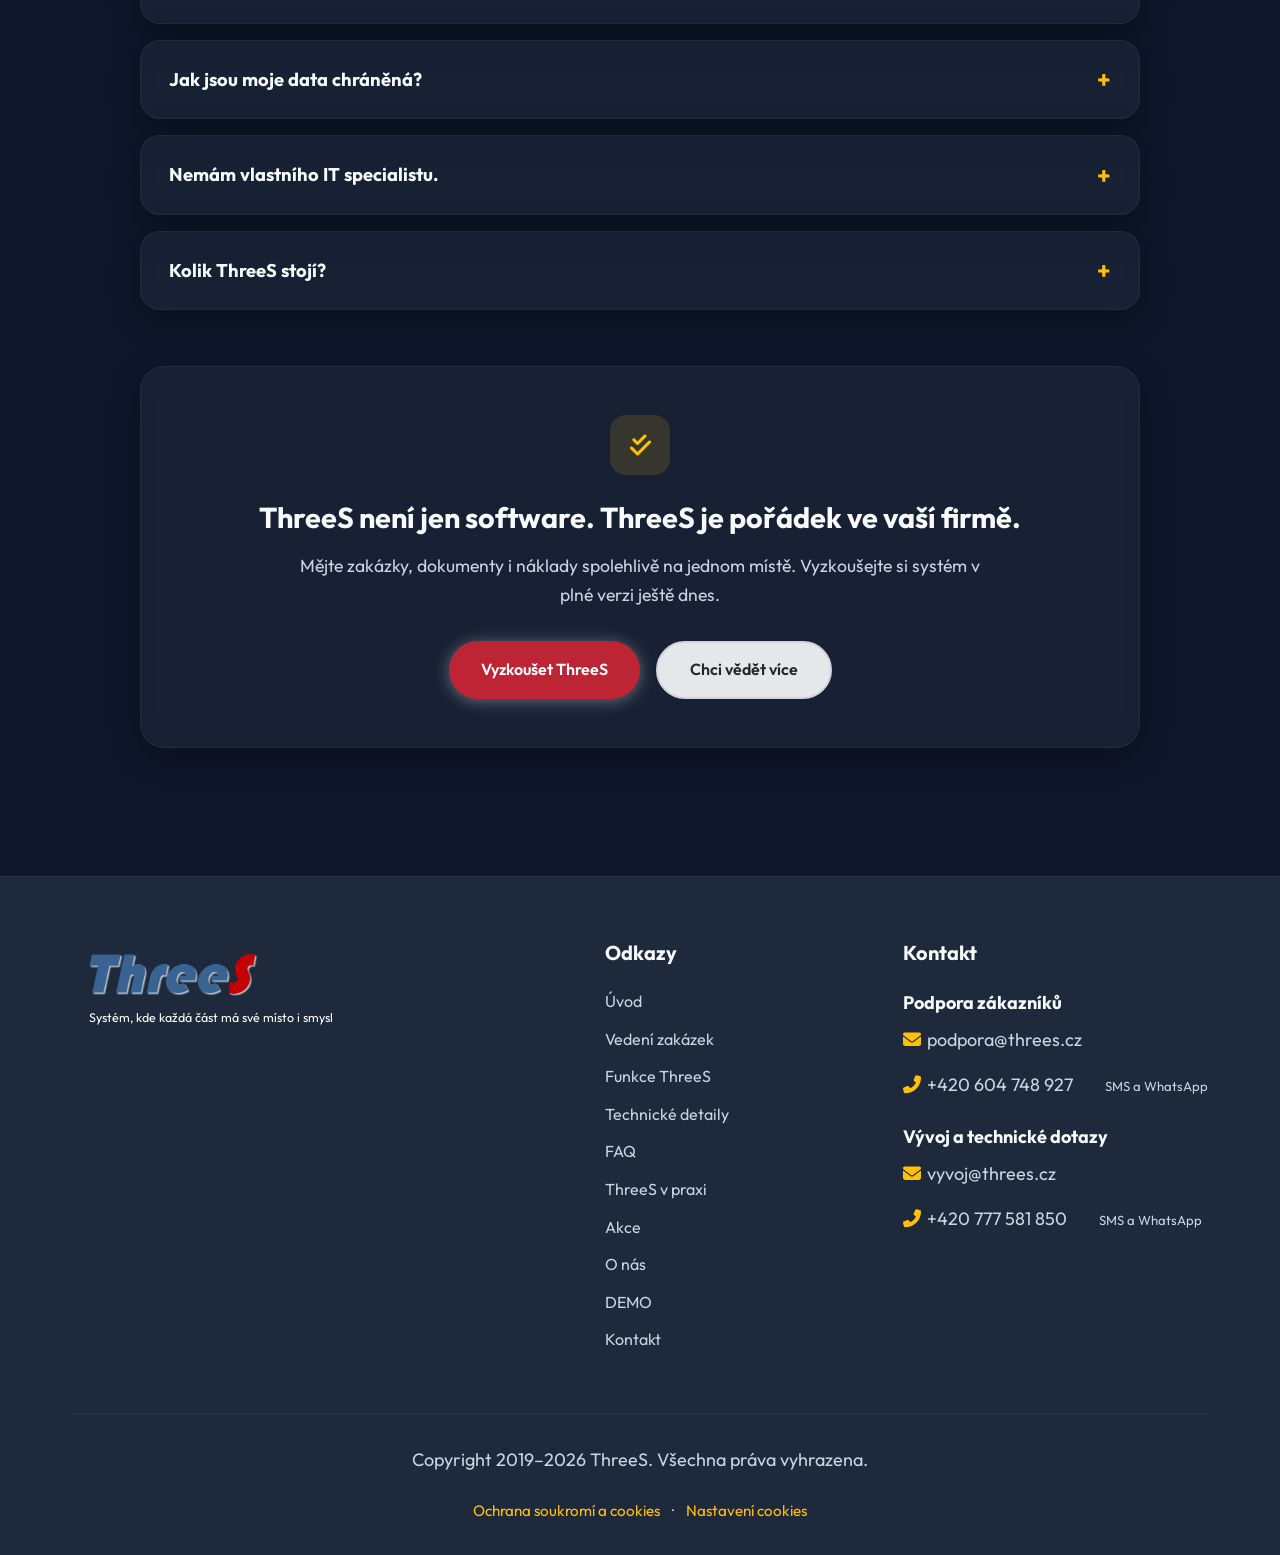
<file: faq.html>
<!DOCTYPE html>

<html lang="cs">
<head><script>try{if(localStorage.getItem('threes-theme')!=='light')document.documentElement.setAttribute('data-theme','dark')}catch(e){document.documentElement.setAttribute('data-theme','dark')}</script>
<meta charset="utf-8"/>
<meta content="width=device-width, initial-scale=1.0" name="viewport"/>
<title>Časté otázky o ThreeS | ThreeS</title>
<meta content="Odpovědi na časté otázky o systému ThreeS, jeho funkcích, provozu a cenovém modelu." name="description"/>
<meta content="ThreeS časté otázky, cena systému ThreeS, funkce a provoz, licence a pronájem" name="keywords"/>
<link href="https://threes.cz/faq.html" rel="canonical"/>
<!-- Open Graph / Facebook -->
<meta content="website" property="og:type"/>
<meta content="https://threes.cz/faq.html" property="og:url"/>
<meta content="Časté otázky o ThreeS | ThreeS" property="og:title"/>
<meta content="Odpovědi na časté otázky o systému ThreeS, jeho funkcích, provozu a cenovém modelu." property="og:description"/>
<meta content="https://threes.cz/images/obrazek_1.jpg" property="og:image"/>
<link href="images/favicon_threes.png" rel="icon" type="image/png"/>
<link href="style.css?v=20261101-mobile-menu" rel="stylesheet"/>
<link href="https://cdnjs.cloudflare.com/ajax/libs/font-awesome/6.4.0/css/all.min.css" rel="stylesheet"/>
<script type="application/ld+json">
{
  "@context": "https://schema.org",
  "@type": "FAQPage",
  "mainEntity": [
    {
      "@type": "Question",
      "name": "Co vlastně ThreeS je? Je to CRM anebo ERP?",
      "acceptedAnswer": {
        "@type": "Answer",
        "text": "Důsledně vzato, ani jedno. ThreeS spojuje vlastnosti obou a je vytvořen na základě praktických potřeb firem fungujících zakázkovým způsobem. Ale hlavně: Existuje jediný ThreeS – vždy se všemi funkcemi. Neplatíte za to, které funkce smíte používat. Platíte podle velikosti svého podnikání."
      }
    },
    {
      "@type": "Question",
      "name": "Proč malá firma jako moje potřebuje ThreeS?",
      "acceptedAnswer": {
        "@type": "Answer",
        "text": "ThreeS je místo, kde je uloženo naprosto vše, co potřebujete ke svému podnikání – tedy kromě peněz, k tomu jsou banky 😊 Ale s ThreeSem máte přehled, jak se ty Vaše peníze pohybují. Narozdíl od Excelu a jeho propojených tabulek máte přehled o všech firemních aktivitách, ať už je provádí kterýkoliv z vašich zaměstnanců. ThreeS šetří váš čas."
      }
    },
    {
      "@type": "Question",
      "name": "Když mi firma povyroste, potřebuji pak jiný systém?",
      "acceptedAnswer": {
        "@type": "Answer",
        "text": "Pokud nezačnete dělat do kosmického programu, tak NE . ThreeS je postaven tak, aby rostl s vaší firmou. Kterýkoliv jeho modul je obsažen i v tom nejnižším cenovém plánu a jeho rozšíření je věcí jen pár kliknutí myší."
      }
    },
    {
      "@type": "Question",
      "name": "Potřebuji účetní program?",
      "acceptedAnswer": {
        "@type": "Answer",
        "text": "K tomu, abyste mohli plnohodnotně fungovat, vystavovat faktury, dobropisy, evidovat přijaté doklady a vůbec vydané peníze, NE, nepotřebujete . Předpokládáme, že máte svou účetní, která za vás podává daňové přiznání. Toto se asi nezmění, ale veškeré doklady, které ona potřebuje ke své činnosti, vám vygeneruje a uspořádá ThreeS."
      }
    },
    {
      "@type": "Question",
      "name": "Stále řeším situace, kdy mi přicházejí doklady dávno po mé fakturaci zakázky.",
      "acceptedAnswer": {
        "@type": "Answer",
        "text": "To je běžná situace: zakázka je uzavřená a vyfakturovaná, ale některé doklady k ní dorazí až později. Jejich spárování s jinou živou zakázkou je sice možné, ale pak se ztrácí přehled o skutečných nákladech uzavřené zakázky. S ThreeSem máte dokonalý přehled a vidíte vždy pravdu, přitom účetně je vše v naprostém pořádku."
      }
    },
    {
      "@type": "Question",
      "name": "Co všechno v ThreeSu dostanu?",
      "acceptedAnswer": {
        "@type": "Answer",
        "text": "Všechno. ThreeS není stavebnice, ve které si musíte dokupovat jednotlivé moduly podle toho, co právě potřebujete. V každém cenovém plánu máte k dispozici celý systém. Rozdíl mezi cenovými plány je v rozsahu používání, nikoli v tom, které funkce máte povolené."
      }
    },
    {
      "@type": "Question",
      "name": "Jak jsou moje data chráněná?",
      "acceptedAnswer": {
        "@type": "Answer",
        "text": "Pokud nemáte vlastní server s ThreeSem v místnosti, od níž máte klíče jen vy, poběží ThreeS na vzdáleném serveru. Ale tak či tak, připojení k němu je šifrované pomocí VPN a šifrované jsou i soubory na disku. A co se týče „lidské“ stránky, k tomu slouží několikastupňové nastavení oprávnění. Více se dočtete v technických detailech . ThreeS je navržen s ohledem na požadavky ochrany osobních údajů. Konkrétní odpovědnost a způsob zpracování dat se řídí nastavením provozu systému."
      }
    },
    {
      "@type": "Question",
      "name": "Nemám vlastního IT specialistu.",
      "acceptedAnswer": {
        "@type": "Answer",
        "text": "Tím spíše potřebujete systém, na který se můžete spolehnout. Vše, co se týče chodu, nastavení, řešení případných problémů, vám zajistíme my. A tak jako důvěřujete své externí účetní, s níž máte smlouvu, na jejímž základě ji svěřujete svá finanční tajemství, smlouva s ThreeSem vám zajistí klidnější spaní ohledně chodu firmy. Rádi vám vše vysvětlíme i po telefonu či konzultaci ."
      }
    },
    {
      "@type": "Question",
      "name": "Kolik ThreeS stojí?",
      "acceptedAnswer": {
        "@type": "Answer",
        "text": "Možná méně, než byste porovnáním s podobnými systémy čekali. Ale tak, jako je neúplná informace „tento vůz stojí milion“ bez jeho prohlídky, tak i u ThreeSu je nutné se seznámit s jeho funkcemi a možnostmi. A až se zaregistrujete na DEMO serveru a zjistíte, co a jak funguje, pak nám napište o ceník. Anebo si jej tam najděte sami..."
      }
    }
  ]
}
</script>
</head>
<body class="page-faq">
<div class="bg-blobs">
<div class="blob blob-1"></div>
<div class="blob blob-2"></div>
</div>
<!-- Header -->
<header>
<div class="container nav-container">
<a class="logo" href="index.html">
<img alt="ThreeS – oficiální logo" id="nav-logo" src="images/logo_ThreeS_final.png"/>
</a>
<button aria-controls="primary-navigation" aria-expanded="false" aria-label="Otevřít menu" class="menu-toggle" hidden type="button">
<svg aria-hidden="true" viewBox="0 0 24 24"><path class="menu-open-icon" d="M3 6h18M3 12h18M3 18h18"/><path class="menu-close-icon" d="m6 6 12 12M18 6 6 18"/></svg>
<span>Menu</span>
</button>
<nav aria-label="Hlavní navigace" class="nav-links" id="primary-navigation"><a href="index.html">Úvod</a><a href="vedeni-zakazek.html">Vedení zakázek</a><a href="funkce.html">Funkce ThreeS</a><a href="technicke-detaily.html">Technické detaily</a><a href="faq.html">FAQ</a><a href="threes-praxe.html">ThreeS v praxi</a><a href="akce.html">Akce</a><a href="o-nas.html">O nás</a><a href="demo.html">DEMO</a><a href="kontakt.html">Kontakt</a></nav>
<button aria-label="Přepnout motiv" class="theme-toggle" id="theme-toggle">
<i class="fas fa-moon"></i>
</button>
</div>
</header>
<!-- Page Header -->
<!-- Content Section -->
<!-- Footer -->
<main><section class="page-header"><div class="container"><h1>Časté otázky o ThreeS</h1><p>Odpovědi na časté otázky o systému ThreeS, jeho funkcích, provozu a cenovém modelu.</p></div></section><section class="section"><div class="container"><div class="process-illustration faq-illustration">
<span>
<img alt="Organizace procesů v ThreeS" class="features-reduced-image" src="images/obrazek_6.jpg" style="width:100%;max-width:733px;height:auto;border-radius:12px;display:block;margin:auto"/>
</span>
</div>
<div class="faq-block reveal" style="margin-top: 5rem;">
<div class="faq-heading">
<h2>Nejčastější dotazy zájemců</h2>
<p>Odpovědi na nejčastější otázky ohledně funkcí, nasazení a praktického fungování systému ThreeS.</p>
</div>
<div class="faq-list">
<details class="faq-item">
<summary>Co vlastně ThreeS je? Je to CRM anebo ERP?</summary>
<p>Důsledně vzato, ani jedno. ThreeS spojuje vlastnosti obou a je vytvořen na základě praktických potřeb firem fungujících zakázkovým způsobem.</p>
<p><strong>Ale hlavně:</strong> Existuje jediný ThreeS – vždy se všemi funkcemi.</p>
<p>Neplatíte za to, které funkce smíte používat. Platíte podle velikosti svého podnikání.</p>
</details>
<details class="faq-item">
<summary>Proč malá firma jako moje potřebuje ThreeS?</summary>
<p>ThreeS je místo, kde je uloženo naprosto vše, co potřebujete ke svému podnikání – tedy kromě peněz, k tomu jsou banky 😊 Ale s ThreeSem máte přehled, jak se ty Vaše peníze pohybují. Narozdíl od Excelu a jeho propojených tabulek máte přehled o všech firemních aktivitách, ať už je provádí kterýkoliv z vašich zaměstnanců. ThreeS šetří váš čas.</p>
</details>
<details class="faq-item">
<summary>Když mi firma povyroste, potřebuji pak jiný systém?</summary>
<p>Pokud nezačnete dělat do kosmického programu, tak <strong>NE</strong>. ThreeS je postaven tak, aby rostl s vaší firmou. Kterýkoliv jeho modul je obsažen i v tom nejnižším cenovém plánu a jeho rozšíření je věcí jen pár kliknutí myší.</p>
</details>
<details class="faq-item">
<summary>Potřebuji účetní program?</summary>
<p>K tomu, abyste mohli plnohodnotně fungovat, vystavovat faktury, dobropisy, evidovat přijaté doklady a vůbec vydané peníze, <strong>NE, nepotřebujete</strong>. Předpokládáme, že máte svou účetní, která za vás podává daňové přiznání. Toto se asi nezmění, ale veškeré doklady, které ona potřebuje ke své činnosti, vám vygeneruje a uspořádá ThreeS.</p>
</details>
<details class="faq-item">
<summary>Stále řeším situace, kdy mi přicházejí doklady dávno po mé fakturaci zakázky.</summary>
<p>To je běžná situace: zakázka je uzavřená a vyfakturovaná, ale některé doklady k ní dorazí až později. Jejich spárování s jinou živou zakázkou je sice možné, ale pak se ztrácí přehled o skutečných nákladech uzavřené zakázky. S ThreeSem máte dokonalý přehled a vidíte vždy pravdu, přitom účetně je vše v naprostém pořádku.</p>
</details>
<details class="faq-item">
<summary>Co všechno v ThreeSu dostanu?</summary>
<p><strong>Všechno.</strong></p>
<p>ThreeS není stavebnice, ve které si musíte dokupovat jednotlivé moduly podle toho, co právě potřebujete. V každém cenovém plánu máte k dispozici celý systém. Rozdíl mezi cenovými plány je v rozsahu používání, nikoli v tom, které funkce máte povolené.</p>
</details>
<details class="faq-item">
<summary>Jak jsou moje data chráněná?</summary>
<p>Pokud nemáte vlastní server s ThreeSem v místnosti, od níž máte klíče jen vy, poběží ThreeS na vzdáleném serveru. Ale tak či tak, připojení k němu je šifrované pomocí VPN a šifrované jsou i soubory na disku. A co se týče „lidské“ stránky, k tomu slouží několikastupňové nastavení oprávnění. Více se dočtete v <a href="technicke-detaily.html">technických detailech</a>.</p>
<p>ThreeS je navržen s ohledem na požadavky ochrany osobních údajů. Konkrétní odpovědnost a způsob zpracování dat se řídí nastavením provozu systému.</p>
</details>
<details class="faq-item">
<summary>Nemám vlastního IT specialistu.</summary>
<p>Tím spíše potřebujete systém, na který se můžete spolehnout. Vše, co se týče chodu, nastavení, řešení případných problémů, vám zajistíme my. A tak jako důvěřujete své externí účetní, s níž máte smlouvu, na jejímž základě ji svěřujete svá finanční tajemství, smlouva s ThreeSem vám zajistí klidnější spaní ohledně chodu firmy. Rádi vám vše vysvětlíme i po <a href="kontakt.html">telefonu či konzultaci</a>.</p>
</details>
<details class="faq-item">
<summary>Kolik ThreeS stojí?</summary>
<p>Možná méně, než byste porovnáním s podobnými systémy čekali. Ale tak, jako je neúplná informace „tento vůz stojí milion“ bez jeho prohlídky, tak i u ThreeSu je nutné se seznámit s jeho funkcemi a možnostmi. A až se zaregistrujete na <a href="demo.html">DEMO serveru</a> a zjistíte, co a jak funguje, pak nám napište o ceník. Anebo si jej tam najděte sami...</p>
</details>
</div>
<!-- Motto banner -->
<div class="faq-tagline-card glass-card reveal" style="margin-top: 3.5rem; text-align: center; padding: 3rem 2rem;">
<div class="feature-icon" style="margin: 0 auto 1.5rem auto; justify-content: center;"><i class="fas fa-check-double"></i></div>
<h3 style="font-size: 1.8rem; margin-bottom: 1rem; color: var(--text-primary); line-height: 1.3;">ThreeS není jen software. ThreeS je pořádek ve vaší firmě.</h3>
<p style="max-width: 680px; margin: 0 auto 2rem auto; color: var(--text-secondary); font-size: 1.1rem;">
                        Mějte zakázky, dokumenty i náklady spolehlivě na jednom místě. Vyzkoušejte si systém v plné verzi ještě dnes.
                    </p>
<div style="display: flex; gap: 1rem; justify-content: center; flex-wrap: wrap;">
<a class="btn demo-cta btn-primary" href="demo.html" style="padding: 0.9rem 2rem;">Vyzkoušet ThreeS</a>
<a class="contact-whatsapp btn btn-outline more-info-white" data-whatsapp-fallback="mailto:podpora@threes.cz?subject=Chci%20v%C4%9Bd%C4%9Bt%20v%C3%ADce%20o%20ThreeS" href="https://wa.me/420604748927?text=Zaj%C3%ADm%C3%A1%20m%C4%9B%20ThreeS" style="padding: 0.9rem 2rem;" target="_blank" rel="noopener noreferrer">Chci vědět více</a>
</div>
</div>
</div></div></section></main><footer>
<div class="container">
<div class="footer-grid">
<div class="footer-col">
<a class="logo" href="index.html" style="margin-bottom: 1rem; display: inline-flex;">
<img alt="ThreeS – oficiální logo" src="images/logo_ThreeS_final.png"/>
</a>
<p class="footer-slogan-white">Systém, kde každá část má své místo i smysl</p>
</div>
<div class="footer-col">
<h3>Odkazy</h3>
<ul class="footer-links"><li><a href="index.html">Úvod</a></li><li><a href="vedeni-zakazek.html">Vedení zakázek</a></li><li><a href="funkce.html">Funkce ThreeS</a></li><li><a href="technicke-detaily.html">Technické detaily</a></li><li><a href="faq.html">FAQ</a></li><li><a href="threes-praxe.html">ThreeS v praxi</a></li><li><a href="akce.html">Akce</a></li><li><a href="o-nas.html">O nás</a></li><li><a href="demo.html">DEMO</a></li><li><a href="kontakt.html">Kontakt</a></li></ul>
</div>
<div class="footer-col footer-contact">
<h3>Kontakt</h3>
<p style="font-weight: bold; margin-bottom: 0.5rem; color: var(--text-primary);">Podpora zákazníků</p>
<p><a href="mailto:podpora@threes.cz" style="color: inherit; text-decoration: none;"><i class="fas fa-envelope" style="color: var(--threes-yellow); width: 20px;"></i> podpora@threes.cz</a></p>
<p><a href="tel:+420604748927" style="color: inherit; text-decoration: none;"><i class="fas fa-phone-alt" style="color: var(--threes-yellow); width: 20px;"></i> +420 604 748 927</a><span class="contact-methods">SMS a WhatsApp</span></p>
<p style="font-weight: bold; margin-top: 1.5rem; margin-bottom: 0.5rem; color: var(--text-primary);">Vývoj a technické dotazy</p>
<p><a href="mailto:vyvoj@threes.cz" style="color: inherit; text-decoration: none;"><i class="fas fa-envelope" style="color: var(--threes-yellow); width: 20px;"></i> vyvoj@threes.cz</a></p>
<p><a href="tel:+420777581850" style="color: inherit; text-decoration: none;"><i class="fas fa-phone-alt" style="color: var(--threes-yellow); width: 20px;"></i> +420 777 581 850</a><span class="contact-methods">SMS a WhatsApp</span></p>
</div>
</div>
<div class="footer-bottom">
<p>Copyright 2019–<span class="current-year">2026</span> ThreeS. Všechna práva vyhrazena.</p>
<p class="footer-legal-links">
<a href="ochrana-soukromi.html">Ochrana soukromí a cookies</a>
<span aria-hidden="true">·</span>
<a data-cookie-settings="" href="#">Nastavení cookies</a>
</p>
</div>
</div>
</footer>
<script src="cookie-consent.js"></script>
<script src="script.js?v=20261101-mobile-menu"></script>
<script src="year.js"></script><script src="akce-visibility.js"></script></body>
</html>
</file>
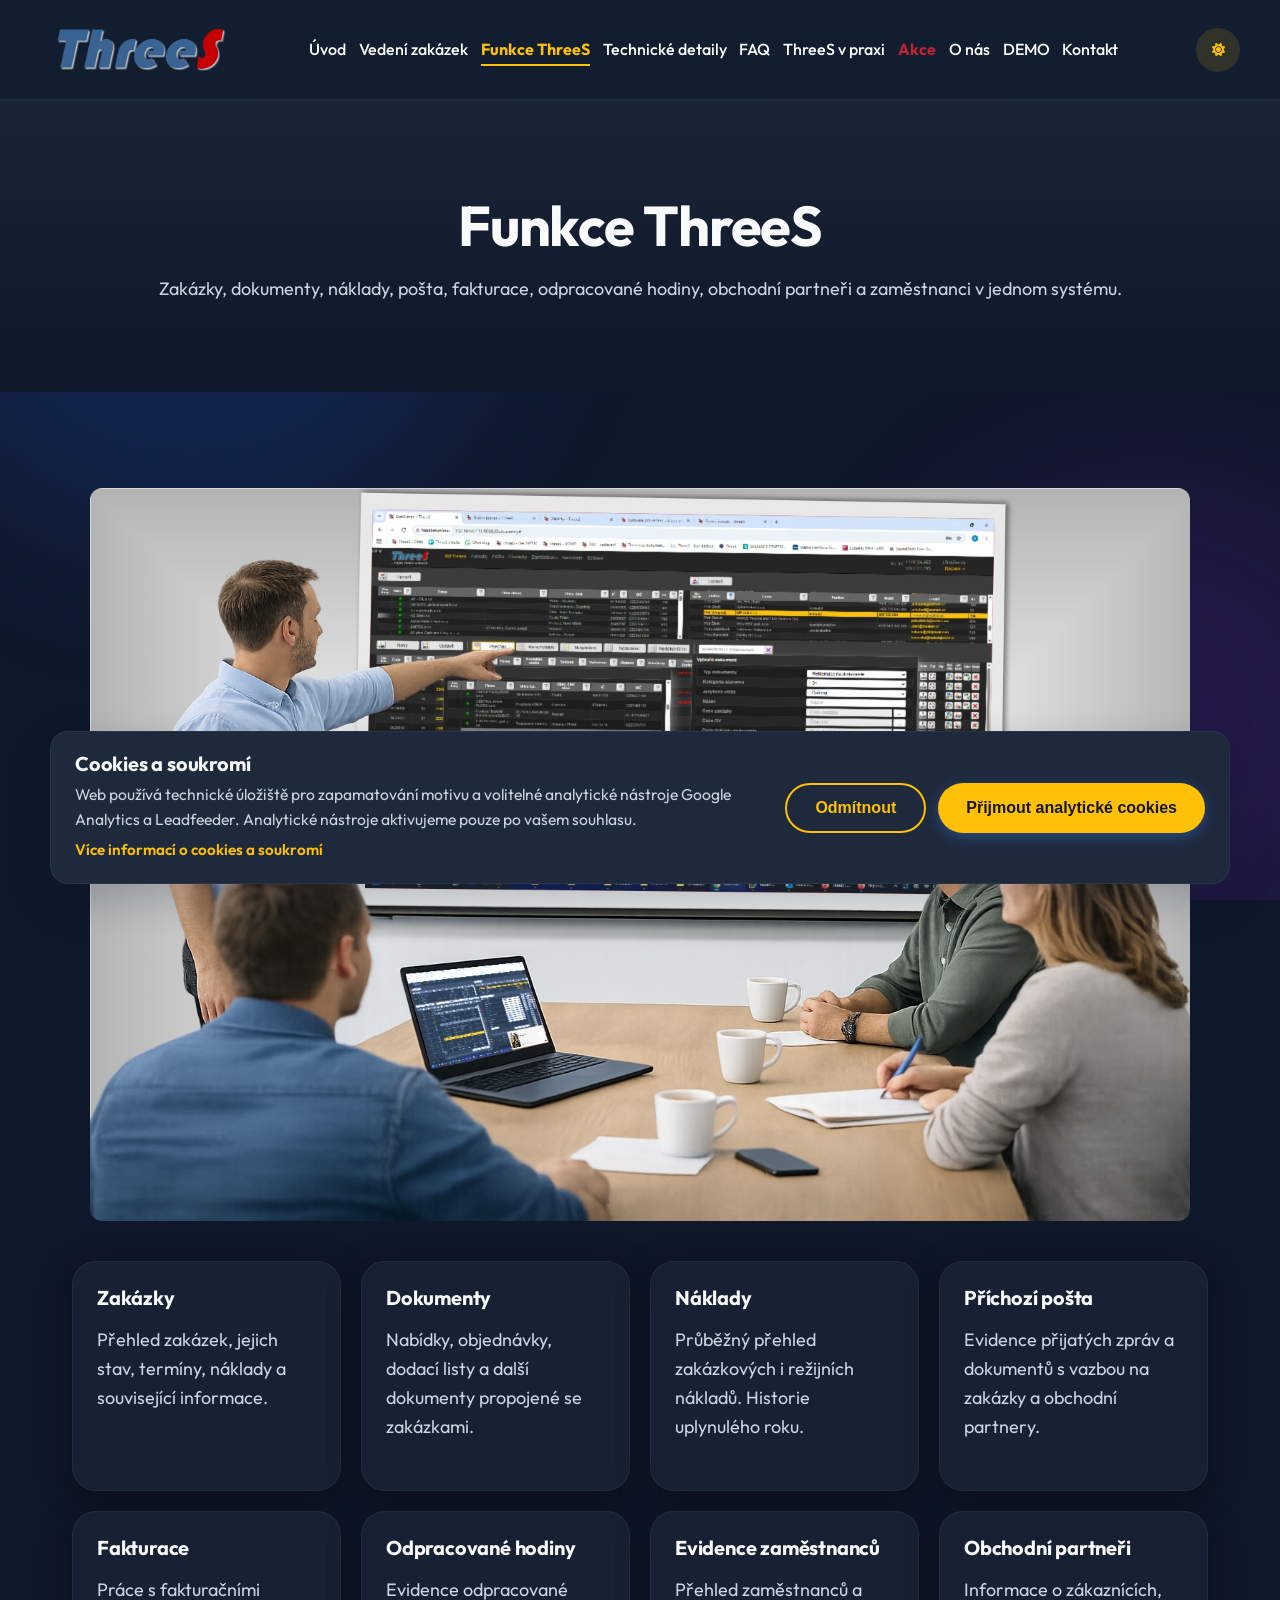
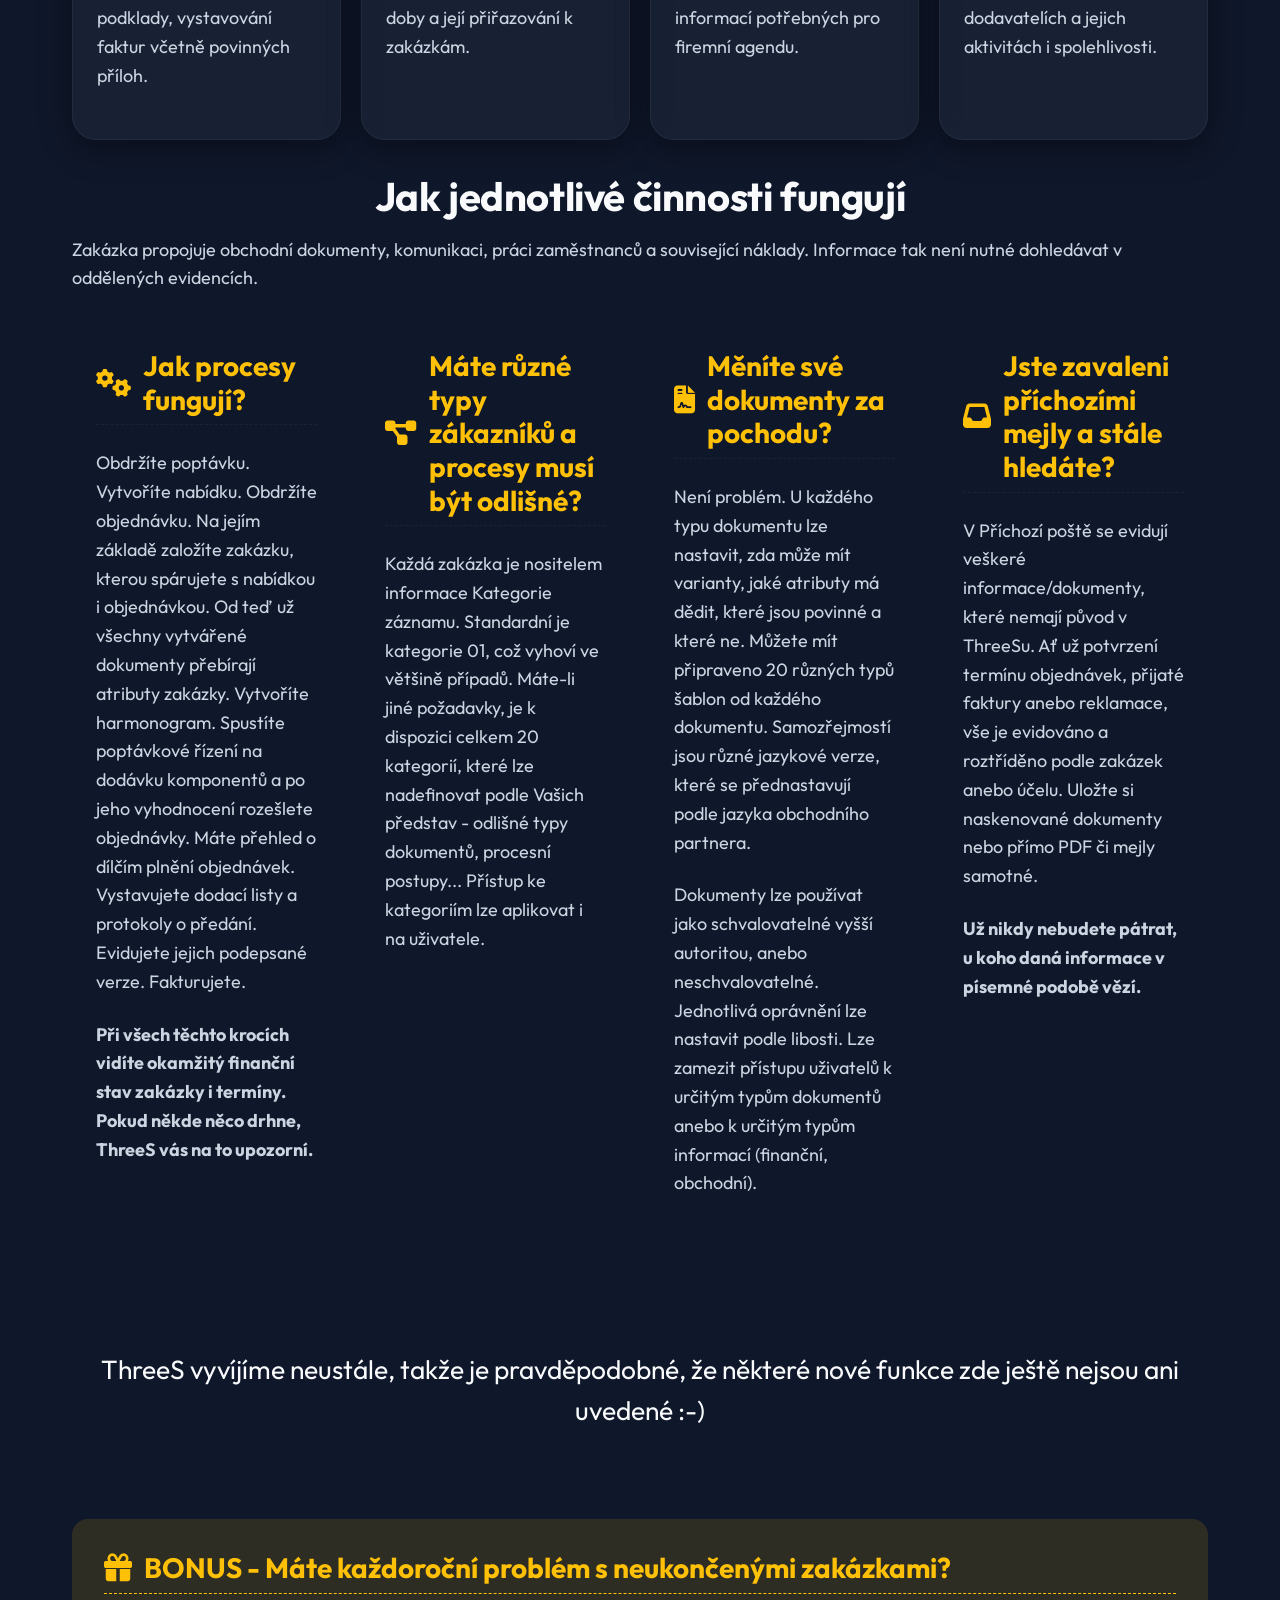
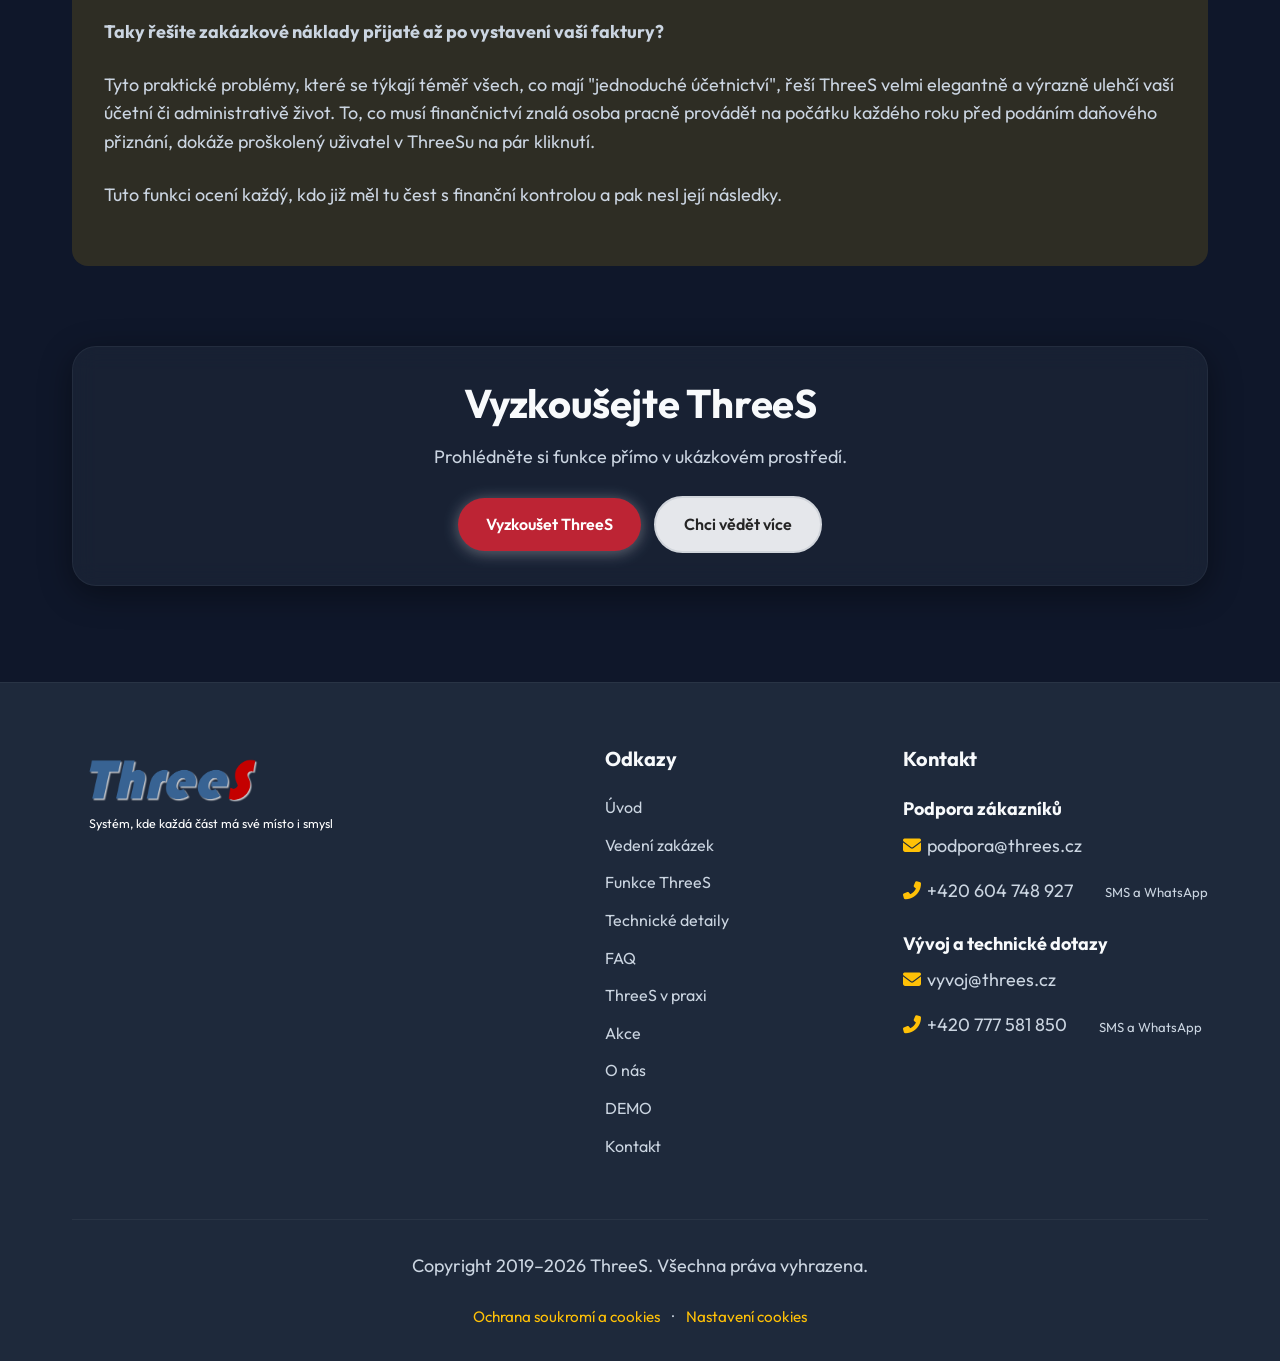
<file: funkce.html>
<!DOCTYPE html>

<html lang="cs">
<head><script>try{if(localStorage.getItem('threes-theme')!=='light')document.documentElement.setAttribute('data-theme','dark')}catch(e){document.documentElement.setAttribute('data-theme','dark')}</script>
<meta charset="utf-8"/>
<meta content="width=device-width, initial-scale=1.0" name="viewport"/>
<title>Funkce ThreeS | ThreeS</title>
<meta content="Funkce ThreeS: evidence zakázek, dokumentů, nákladů, fakturace a odpracovaných hodin na jednom místě. Praktická alternativa k tabulkám Excelu." name="description"/>
<meta content="funkce ThreeS, alternativa k Excelu pro zakázky, evidence nákladů zakázky, dokumenty, fakturace, zaměstnanci" name="keywords"/>
<link href="https://threes.cz/funkce.html" rel="canonical"/>
<!-- Open Graph / Facebook -->
<meta content="website" property="og:type"/>
<meta content="https://threes.cz/funkce.html" property="og:url"/>
<meta content="Funkce ThreeS | ThreeS" property="og:title"/>
<meta content="Funkce ThreeS: evidence zakázek, dokumentů, nákladů, fakturace a odpracovaných hodin na jednom místě. Praktická alternativa k tabulkám Excelu." property="og:description"/>
<meta content="https://threes.cz/images/obrazek_5.jpg" property="og:image"/>
<link href="images/favicon_threes.png" rel="icon" type="image/png"/>
<link href="style.css?v=20261101-mobile-menu" rel="stylesheet"/>
<link href="https://cdnjs.cloudflare.com/ajax/libs/font-awesome/6.4.0/css/all.min.css" rel="stylesheet"/>
</head>
<body class="page-funkce">
<div class="bg-blobs">
<div class="blob blob-1"></div>
<div class="blob blob-2"></div>
</div>
<!-- Header -->
<header>
<div class="container nav-container">
<a class="logo" href="index.html">
<img alt="ThreeS – oficiální logo" id="nav-logo" src="images/logo_ThreeS_final.png"/>
</a>
<button aria-controls="primary-navigation" aria-expanded="false" aria-label="Otevřít menu" class="menu-toggle" hidden type="button">
<svg aria-hidden="true" viewBox="0 0 24 24"><path class="menu-open-icon" d="M3 6h18M3 12h18M3 18h18"/><path class="menu-close-icon" d="m6 6 12 12M18 6 6 18"/></svg>
<span>Menu</span>
</button>
<nav aria-label="Hlavní navigace" class="nav-links" id="primary-navigation"><a href="index.html">Úvod</a><a href="vedeni-zakazek.html">Vedení zakázek</a><a href="funkce.html">Funkce ThreeS</a><a href="technicke-detaily.html">Technické detaily</a><a href="faq.html">FAQ</a><a href="threes-praxe.html">ThreeS v praxi</a><a href="akce.html">Akce</a><a href="o-nas.html">O nás</a><a href="demo.html">DEMO</a><a href="kontakt.html">Kontakt</a></nav>
<button aria-label="Přepnout motiv" class="theme-toggle" id="theme-toggle">
<i class="fas fa-moon"></i>
</button>
</div>
</header>
<!-- Page Header -->
<!-- Content Section -->
<!-- Footer -->
<main><section class="page-header"><div class="container"><h1>Funkce ThreeS</h1><p>Zakázky, dokumenty, náklady, pošta, fakturace, odpracované hodiny, obchodní partneři a zaměstnanci v jednom systému.</p></div></section><section class="section"><div class="container"><figure class="threes-new-illustration" style="margin:0 auto 2.5rem;max-width:1100px;text-align:center"><img src="images/obrazek_5.jpg" alt="Přehled funkcí systému ThreeS pro správu zakázek, dokumentů a firemních informací" loading="lazy" decoding="async" style="display:block;width:100%;height:auto;border-radius:12px"/></figure><div class="feature-grid-v2"><article class="glass-card"><h2>Zakázky</h2><p>Přehled zakázek, jejich stav, termíny, náklady a související informace.</p></article><article class="glass-card"><h2>Dokumenty</h2><p>Nabídky, objednávky, dodací listy a další dokumenty propojené se zakázkami.</p></article><article class="glass-card"><h2>Náklady</h2><p>Průběžný přehled zakázkových i režijních nákladů. Historie uplynulého roku.</p></article><article class="glass-card"><h2>Příchozí pošta</h2><p>Evidence přijatých zpráv a dokumentů s vazbou na zakázky a obchodní partnery.</p></article><article class="glass-card"><h2>Fakturace</h2><p>Práce s fakturačními podklady, vystavování faktur včetně povinných příloh.</p></article><article class="glass-card"><h2>Odpracované hodiny</h2><p>Evidence odpracované doby a její přiřazování k zakázkám.</p></article><article class="glass-card"><h2>Evidence zaměstnanců</h2><p>Přehled zaměstnanců a informací potřebných pro firemní agendu.</p></article><article class="glass-card"><h2>Obchodní partneři</h2><p>Informace o zákaznících, dodavatelích a jejich aktivitách i spolehlivosti.</p></article></div><h2 class="center-heading">Jak jednotlivé činnosti fungují</h2><p>Zakázka propojuje obchodní dokumenty, komunikaci, práci zaměstnanců a související náklady. Informace tak není nutné dohledávat v oddělených evidencích.</p><div class="feature-grid-v2"><div class="detail-section">
<h3><i class="fas fa-cogs"></i> Jak procesy fungují?</h3>
<p>Obdržíte poptávku. Vytvoříte nabídku. Obdržíte objednávku. Na jejím základě založíte zakázku, kterou spárujete s nabídkou i objednávkou. Od teď už všechny vytvářené dokumenty přebírají atributy zakázky. Vytvoříte harmonogram. Spustíte poptávkové řízení na dodávku komponentů a po jeho vyhodnocení rozešlete objednávky. Máte přehled o dílčím plnění objednávek. Vystavujete dodací listy a protokoly o předání. Evidujete jejich podepsané verze. Fakturujete.</p>
<p><strong>Při všech těchto krocích vidíte okamžitý finanční stav zakázky i termíny. Pokud někde něco drhne, ThreeS vás na to upozorní.</strong></p>
</div><div class="detail-section">
<h3><i class="fas fa-project-diagram"></i> Máte různé typy zákazníků a procesy musí být odlišné?</h3>
<p>Každá zakázka je nositelem informace Kategorie záznamu. Standardní je kategorie 01, což vyhoví ve většině případů. Máte-li jiné požadavky, je k dispozici celkem 20 kategorií, které lze nadefinovat podle Vašich představ - odlišné typy dokumentů, procesní postupy... Přístup ke kategoriím lze aplikovat i na uživatele.</p>
</div><div class="detail-section">
<h3><i class="fas fa-file-contract"></i> Měníte své dokumenty za pochodu?</h3>
<p>Není problém. U každého typu dokumentu lze nastavit, zda může mít varianty, jaké atributy má dědit, které jsou povinné a které ne. Můžete mít připraveno 20 různých typů šablon od každého dokumentu. Samozřejmostí jsou různé jazykové verze, které se přednastavují podle jazyka obchodního partnera.</p>
<p>Dokumenty lze používat jako schvalovatelné vyšší autoritou, anebo neschvalovatelné. Jednotlivá oprávnění lze nastavit podle libosti. Lze zamezit přístupu uživatelů k určitým typům dokumentů anebo k určitým typům informací (finanční, obchodní).</p>
</div><div class="detail-section">
<h3><i class="fas fa-inbox"></i> Jste zavaleni příchozími mejly a stále hledáte?</h3>
<p>V Příchozí poště se evidují veškeré informace/dokumenty, které nemají původ v ThreeSu. Ať už potvrzení termínu objednávek, přijaté faktury anebo reklamace, vše je evidováno a roztříděno podle zakázek anebo účelu. Uložte si naskenované dokumenty nebo přímo PDF či mejly samotné.</p>
<p><strong>Už nikdy nebudete pátrat, u koho daná informace v písemné podobě vězí.</strong></p>
</div><p class="continuous-development-note">ThreeS vyvíjíme neustále, takže je pravděpodobné, že některé nové funkce zde ještě nejsou ani uvedené :-)</p>
<div class="detail-section full-width-detail" style="background: var(--accent-light); padding: 2rem; border-radius: 16px; margin: 3rem 0;">
<h3 style="border-bottom-color: var(--accent-color);"><i class="fas fa-gift"></i> BONUS - Máte každoroční problém s neukončenými zakázkami?</h3>
<p><strong>Taky řešíte zakázkové náklady přijaté až po vystavení vaší faktury?</strong></p>
<p>Tyto praktické problémy, které se týkají téměř všech, co mají "jednoduché účetnictví", řeší ThreeS velmi elegantně a výrazně ulehčí vaší účetní či administrativě život. To, co musí finančnictví znalá osoba pracně provádět na počátku každého roku před podáním daňového přiznání, dokáže proškolený uživatel v ThreeSu na pár kliknutí.</p>
<p>Tuto funkci ocení každý, kdo již měl tu čest s finanční kontrolou a pak nesl její následky.</p>
</div></div><div class="glass-card centered-cta" style="padding:2rem;margin-top:2rem"><h2 class="center-heading">Vyzkoušejte ThreeS</h2><p>Prohlédněte si funkce přímo v ukázkovém prostředí.</p><a class="btn demo-cta btn-primary" href="demo.html">Vyzkoušet ThreeS</a> <a class="contact-whatsapp btn btn-outline more-info-white" href="https://wa.me/420604748927?text=Zajima%20me%20ThreeS" target="_blank" rel="noopener noreferrer">Chci vědět více</a></div></div></section></main><footer>
<div class="container">
<div class="footer-grid">
<div class="footer-col">
<a class="logo" href="index.html" style="margin-bottom: 1rem; display: inline-flex;">
<img alt="ThreeS – oficiální logo" src="images/logo_ThreeS_final.png"/>
</a>
<p class="footer-slogan-white">Systém, kde každá část má své místo i smysl</p>
</div>
<div class="footer-col">
<h3>Odkazy</h3>
<ul class="footer-links"><li><a href="index.html">Úvod</a></li><li><a href="vedeni-zakazek.html">Vedení zakázek</a></li><li><a href="funkce.html">Funkce ThreeS</a></li><li><a href="technicke-detaily.html">Technické detaily</a></li><li><a href="faq.html">FAQ</a></li><li><a href="threes-praxe.html">ThreeS v praxi</a></li><li><a href="akce.html">Akce</a></li><li><a href="o-nas.html">O nás</a></li><li><a href="demo.html">DEMO</a></li><li><a href="kontakt.html">Kontakt</a></li></ul>
</div>
<div class="footer-col footer-contact">
<h3>Kontakt</h3>
<p style="font-weight: bold; margin-bottom: 0.5rem; color: var(--text-primary);">Podpora zákazníků</p>
<p><a href="mailto:podpora@threes.cz" style="color: inherit; text-decoration: none;"><i class="fas fa-envelope" style="color: var(--threes-yellow); width: 20px;"></i> podpora@threes.cz</a></p>
<p><a href="tel:+420604748927" style="color: inherit; text-decoration: none;"><i class="fas fa-phone-alt" style="color: var(--threes-yellow); width: 20px;"></i> +420 604 748 927</a><span class="contact-methods">SMS a WhatsApp</span></p>
<p style="font-weight: bold; margin-top: 1.5rem; margin-bottom: 0.5rem; color: var(--text-primary);">Vývoj a technické dotazy</p>
<p><a href="mailto:vyvoj@threes.cz" style="color: inherit; text-decoration: none;"><i class="fas fa-envelope" style="color: var(--threes-yellow); width: 20px;"></i> vyvoj@threes.cz</a></p>
<p><a href="tel:+420777581850" style="color: inherit; text-decoration: none;"><i class="fas fa-phone-alt" style="color: var(--threes-yellow); width: 20px;"></i> +420 777 581 850</a><span class="contact-methods">SMS a WhatsApp</span></p>
</div>
</div>
<div class="footer-bottom">
<p>Copyright 2019–<span class="current-year">2026</span> ThreeS. Všechna práva vyhrazena.</p>
<p class="footer-legal-links">
<a href="ochrana-soukromi.html">Ochrana soukromí a cookies</a>
<span aria-hidden="true">·</span>
<a data-cookie-settings="" href="#">Nastavení cookies</a>
</p>
</div>
</div>
</footer>
<script src="cookie-consent.js"></script>
<script src="script.js?v=20261101-mobile-menu"></script>
<script src="year.js"></script><script src="akce-visibility.js"></script></body>
</html>
</file>
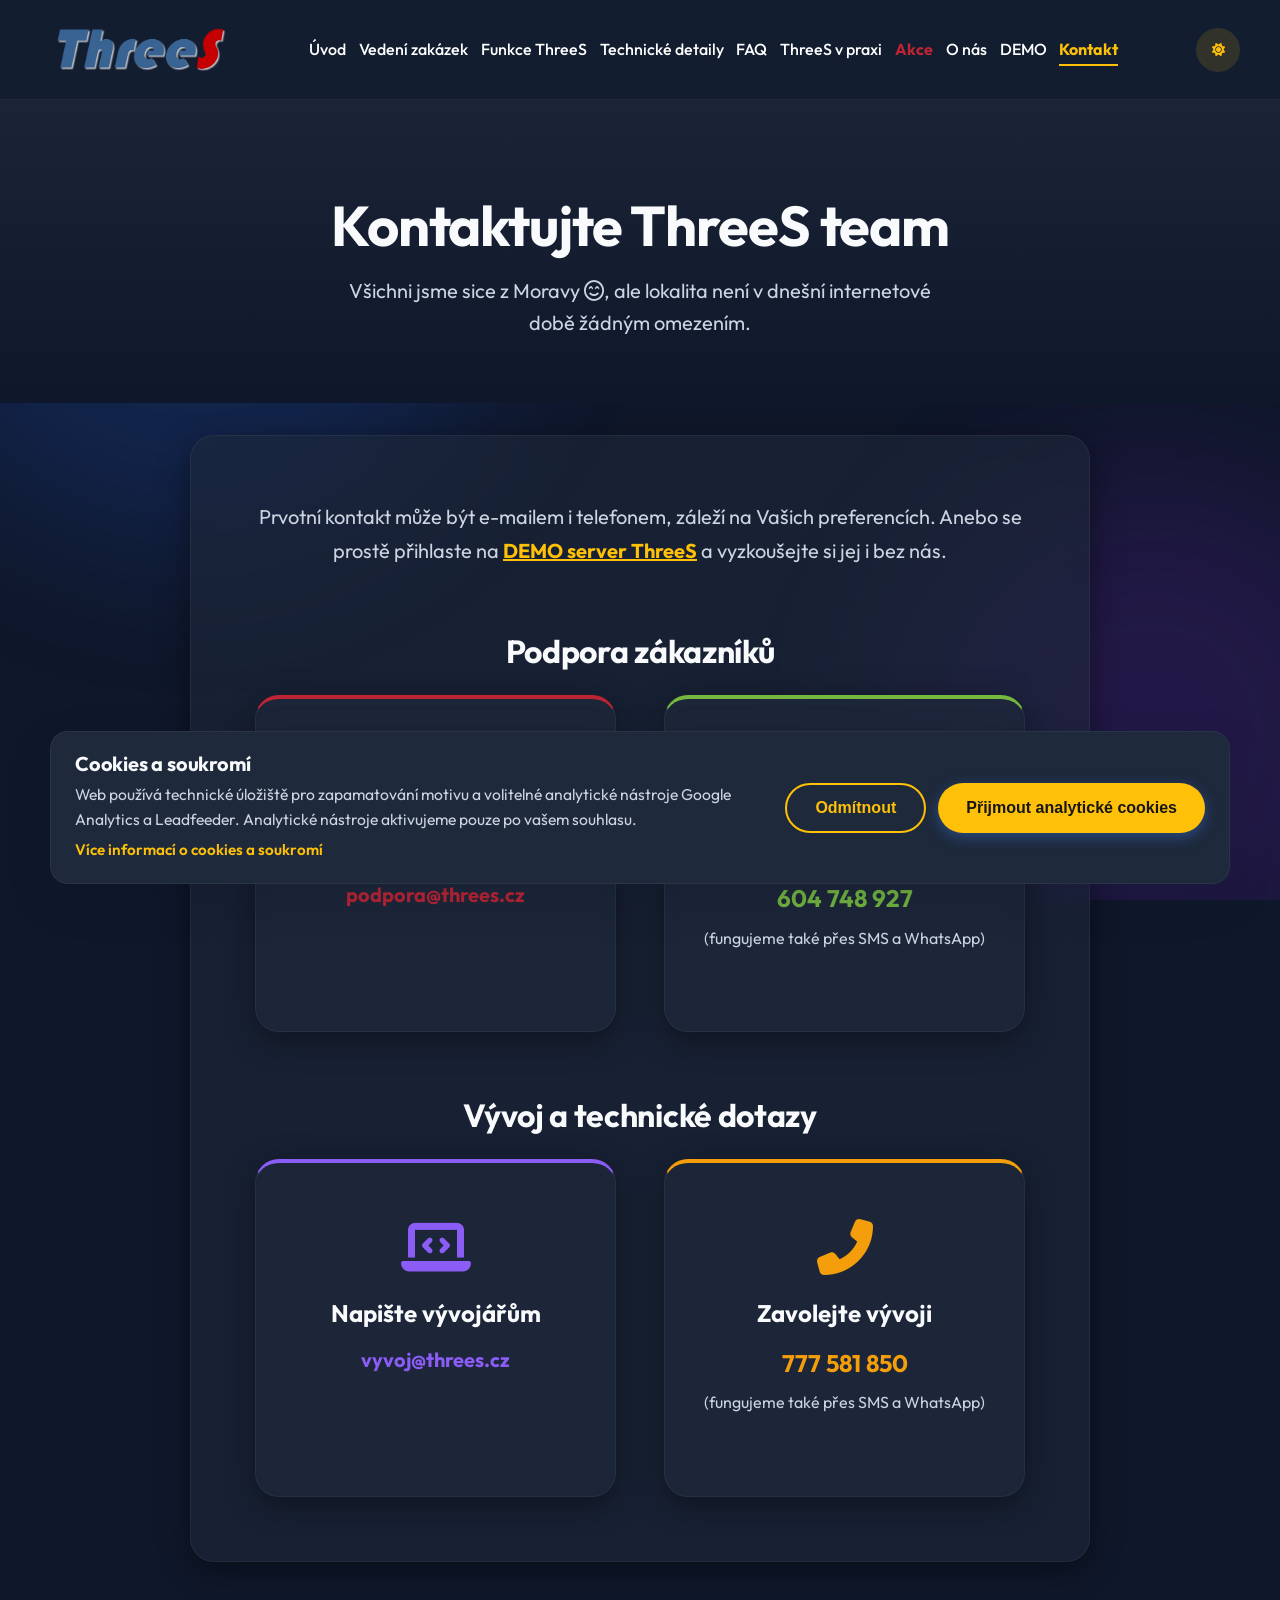
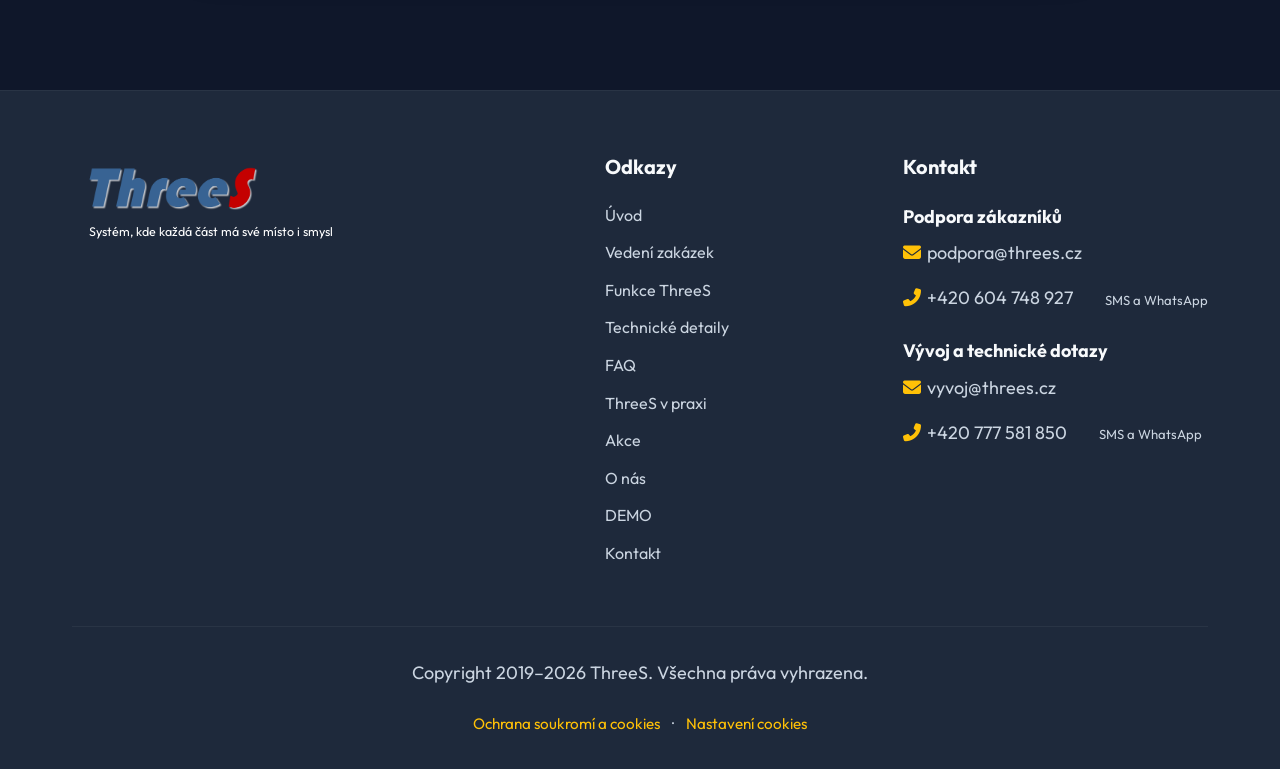
<file: kontakt.html>
<!DOCTYPE html>

<html lang="cs">
<head><script>try{if(localStorage.getItem('threes-theme')!=='light')document.documentElement.setAttribute('data-theme','dark')}catch(e){document.documentElement.setAttribute('data-theme','dark')}</script>
<meta charset="utf-8"/>
<meta content="width=device-width, initial-scale=1.0" name="viewport"/>
<title>Kontakt a konzultace k systému ThreeS | ThreeS</title>
<meta content="Máte dotazy k systému ThreeS nebo chcete nezávaznou konzultaci? Kontaktujte podporu nebo vývoj. Jsme k dispozici online i po telefonu." name="description"/>
<meta content="kontakt ThreeS, podpora ThreeS, dotazy k informačnímu systému" name="keywords"/>
<link href="https://threes.cz/kontakt.html" rel="canonical"/>
<!-- Open Graph / Facebook -->
<meta content="website" property="og:type"/>
<meta content="https://threes.cz/kontakt.html" property="og:url"/>
<meta content="Kontakt a konzultace k systému ThreeS | ThreeS" property="og:title"/>
<meta content="Máte dotazy k systému ThreeS nebo chcete nezávaznou konzultaci? Kontaktujte podporu nebo vývoj. Jsme k dispozici online i po telefonu." property="og:description"/>
<meta content="https://threes.cz/images/logo_ThreeS_final.png" property="og:image"/>
<link href="images/favicon_threes.png" rel="icon" type="image/png"/>
<link href="style.css?v=20261101-mobile-menu" rel="stylesheet"/>
<link href="https://cdnjs.cloudflare.com/ajax/libs/font-awesome/6.4.0/css/all.min.css" rel="stylesheet"/>
<script type="application/ld+json">
        {
            "@context": "https://schema.org",
            "@type": "ContactPage",
            "name": "Kontakt a konzultace k systému ThreeS",
            "url": "https://threes.cz/kontakt.html",
            "about": {
                "@type": "Organization",
                "name": "ThreeS",
                "url": "https://threes.cz/",
                "contactPoint": [
                    {
                        "@type": "ContactPoint",
                        "contactType": "customer support",
                        "email": "podpora@threes.cz",
                        "telephone": "+420604748927",
                        "availableLanguage": ["cs"]
                    },
                    {
                        "@type": "ContactPoint",
                        "contactType": "technical support",
                        "email": "vyvoj@threes.cz",
                        "telephone": "+420777581850",
                        "availableLanguage": ["cs"]
                    }
                ]
            }
        }
        </script>
</head>
<body class="page-kontakt">
<div class="bg-blobs">
<div class="blob blob-1"></div>
<div class="blob blob-2"></div>
</div>
<!-- Header -->
<header>
<div class="container nav-container">
<a class="logo" href="index.html">
<img alt="ThreeS – oficiální logo" id="nav-logo" src="images/logo_ThreeS_final.png"/>
</a>
<button aria-controls="primary-navigation" aria-expanded="false" aria-label="Otevřít menu" class="menu-toggle" hidden type="button">
<svg aria-hidden="true" viewBox="0 0 24 24"><path class="menu-open-icon" d="M3 6h18M3 12h18M3 18h18"/><path class="menu-close-icon" d="m6 6 12 12M18 6 6 18"/></svg>
<span>Menu</span>
</button>
<nav aria-label="Hlavní navigace" class="nav-links" id="primary-navigation"><a href="index.html">Úvod</a><a href="vedeni-zakazek.html">Vedení zakázek</a><a href="funkce.html">Funkce ThreeS</a><a href="technicke-detaily.html">Technické detaily</a><a href="faq.html">FAQ</a><a href="threes-praxe.html">ThreeS v praxi</a><a href="akce.html">Akce</a><a href="o-nas.html">O nás</a><a href="demo.html">DEMO</a><a href="kontakt.html">Kontakt</a></nav>
<button aria-label="Přepnout motiv" class="theme-toggle" id="theme-toggle">
<i class="fas fa-moon"></i>
</button>
</div>
</header>
<!-- Page Header -->
<section class="page-header">
<div class="container reveal">
<h1>Kontaktujte ThreeS team</h1>
<p style="font-size: 1.25rem; max-width: 600px; margin: 0 auto;">Všichni jsme sice z Moravy <i class="far fa-smile-beam"></i>, ale lokalita není v dnešní internetové době žádným omezením.</p>
</div>
</section>
<!-- Content Section -->
<section class="section" style="padding-top: 2rem; padding-bottom: 8rem;">
<div class="container">
<div class="glass-card reveal" style="padding: 4rem; max-width: 900px; margin: 0 auto;">
<p style="font-size: 1.25rem; line-height: 1.7; text-align: center; margin-bottom: 4rem;">
                    Prvotní kontakt může být e-mailem i telefonem, záleží na Vašich preferencích. Anebo se prostě přihlaste na <a href="demo.html" style="color: var(--accent-color); font-weight: bold; text-decoration: underline;">DEMO server ThreeS</a> a vyzkoušejte si jej i bez nás.
                </p>
<h2 style="text-align: center; margin-bottom: 1.5rem; font-size: 2rem;">Podpora zákazníků</h2>
<div style="display: grid; grid-template-columns: repeat(auto-fit, minmax(300px, 1fr)); gap: 3rem; margin-bottom: 4rem;">
<a class="glass-card contact-specific-card contact-specific-1" href="mailto:podpora@threes.cz" style="text-align: center; padding: 3.5rem 2rem; border-top: 4px solid var(--threes-red); text-decoration: none; color: inherit; transition: transform 0.3s ease;">
<i class="fas fa-envelope-open-text" style="font-size: 3.5rem; color:var(--threes-red); margin-bottom: 1.5rem;"></i>
<h3 style="margin-bottom: 1rem; font-size: 1.5rem;">Napište nám e-mail</h3>
<p style="font-size: 1.25rem; font-weight: bold;">podpora@threes.cz</p>
</a>
<a class="glass-card contact-specific-card contact-specific-2" href="tel:+420604748927" style="text-align: center; padding: 3.5rem 2rem; border-top: 4px solid var(--threes-green); text-decoration: none; color: inherit; transition: transform 0.3s ease;">
<i class="fas fa-mobile-alt" style="font-size: 3.5rem; color: var(--threes-green); margin-bottom: 1.5rem;"></i>
<h3 style="margin-bottom: 1rem; font-size: 1.5rem;">Nebo zavolejte</h3>
<p style="font-size: 1.5rem; font-weight: bold; margin-bottom: 0.5rem; color: var(--threes-green);">604 748 927</p>
<p style="font-size: 1rem; color: var(--text-secondary);">(fungujeme také přes SMS a WhatsApp)</p>
</a>
</div>
<h2 style="text-align: center; margin-bottom: 1.5rem; font-size: 2rem;">Vývoj a technické dotazy</h2>
<div style="display: grid; grid-template-columns: repeat(auto-fit, minmax(300px, 1fr)); gap: 3rem;">
<a class="glass-card contact-specific-card contact-specific-3" href="mailto:vyvoj@threes.cz" style="text-align: center; padding: 3.5rem 2rem; border-top: 4px solid #8b5cf6; text-decoration: none; color: inherit; transition: transform 0.3s ease;">
<i class="fas fa-laptop-code" style="font-size: 3.5rem; color: #8b5cf6; margin-bottom: 1.5rem;"></i>
<h3 style="margin-bottom: 1rem; font-size: 1.5rem;">Napište vývojářům</h3>
<p style="font-size: 1.25rem; font-weight: bold;">vyvoj@threes.cz</p>
</a>
<a class="glass-card contact-specific-card contact-specific-4" href="tel:+420777581850" style="text-align: center; padding: 3.5rem 2rem; border-top: 4px solid #f59e0b; text-decoration: none; color: inherit; transition: transform 0.3s ease;">
<i class="fas fa-phone-alt" style="font-size: 3.5rem; color: #f59e0b; margin-bottom: 1.5rem;"></i>
<h3 style="margin-bottom: 1rem; font-size: 1.5rem;">Zavolejte vývoji</h3>
<p style="font-size: 1.5rem; font-weight: bold; margin-bottom: 0.5rem; color: #f59e0b;">777 581 850</p>
<p style="font-size: 1rem; color: var(--text-secondary);">(fungujeme také přes SMS a WhatsApp)</p>
</a>
</div>
</div>
</div>
</section>
<!-- Footer -->
<footer>
<div class="container">
<div class="footer-grid">
<div class="footer-col">
<a class="logo" href="index.html" style="margin-bottom: 1rem; display: inline-flex;">
<img alt="ThreeS – oficiální logo" src="images/logo_ThreeS_final.png"/>
</a>
<p class="footer-slogan-white">Systém, kde každá část má své místo i smysl</p>
</div>
<div class="footer-col">
<h3>Odkazy</h3>
<ul class="footer-links"><li><a href="index.html">Úvod</a></li><li><a href="vedeni-zakazek.html">Vedení zakázek</a></li><li><a href="funkce.html">Funkce ThreeS</a></li><li><a href="technicke-detaily.html">Technické detaily</a></li><li><a href="faq.html">FAQ</a></li><li><a href="threes-praxe.html">ThreeS v praxi</a></li><li><a href="akce.html">Akce</a></li><li><a href="o-nas.html">O nás</a></li><li><a href="demo.html">DEMO</a></li><li><a href="kontakt.html">Kontakt</a></li></ul>
</div>
<div class="footer-col footer-contact">
<h3>Kontakt</h3>
<p style="font-weight: bold; margin-bottom: 0.5rem; color: var(--text-primary);">Podpora zákazníků</p>
<p><a href="mailto:podpora@threes.cz" style="color: inherit; text-decoration: none;"><i class="fas fa-envelope" style="color: var(--threes-yellow); width: 20px;"></i> podpora@threes.cz</a></p>
<p><a href="tel:+420604748927" style="color: inherit; text-decoration: none;"><i class="fas fa-phone-alt" style="color: var(--threes-yellow); width: 20px;"></i> +420 604 748 927</a><span class="contact-methods">SMS a WhatsApp</span></p>
<p style="font-weight: bold; margin-top: 1.5rem; margin-bottom: 0.5rem; color: var(--text-primary);">Vývoj a technické dotazy</p>
<p><a href="mailto:vyvoj@threes.cz" style="color: inherit; text-decoration: none;"><i class="fas fa-envelope" style="color: var(--threes-yellow); width: 20px;"></i> vyvoj@threes.cz</a></p>
<p><a href="tel:+420777581850" style="color: inherit; text-decoration: none;"><i class="fas fa-phone-alt" style="color: var(--threes-yellow); width: 20px;"></i> +420 777 581 850</a><span class="contact-methods">SMS a WhatsApp</span></p>
</div>
</div>
<div class="footer-bottom">
<p>Copyright 2019–<span class="current-year">2026</span> ThreeS. Všechna práva vyhrazena.</p>
<p class="footer-legal-links">
<a href="ochrana-soukromi.html">Ochrana soukromí a cookies</a>
<span aria-hidden="true">·</span>
<a data-cookie-settings="" href="#">Nastavení cookies</a>
</p>
</div>
</div>
</footer>
<script src="cookie-consent.js"></script>
<script src="script.js?v=20261101-mobile-menu"></script>
<script src="year.js"></script><script src="akce-visibility.js"></script></body>
</html>
</file>
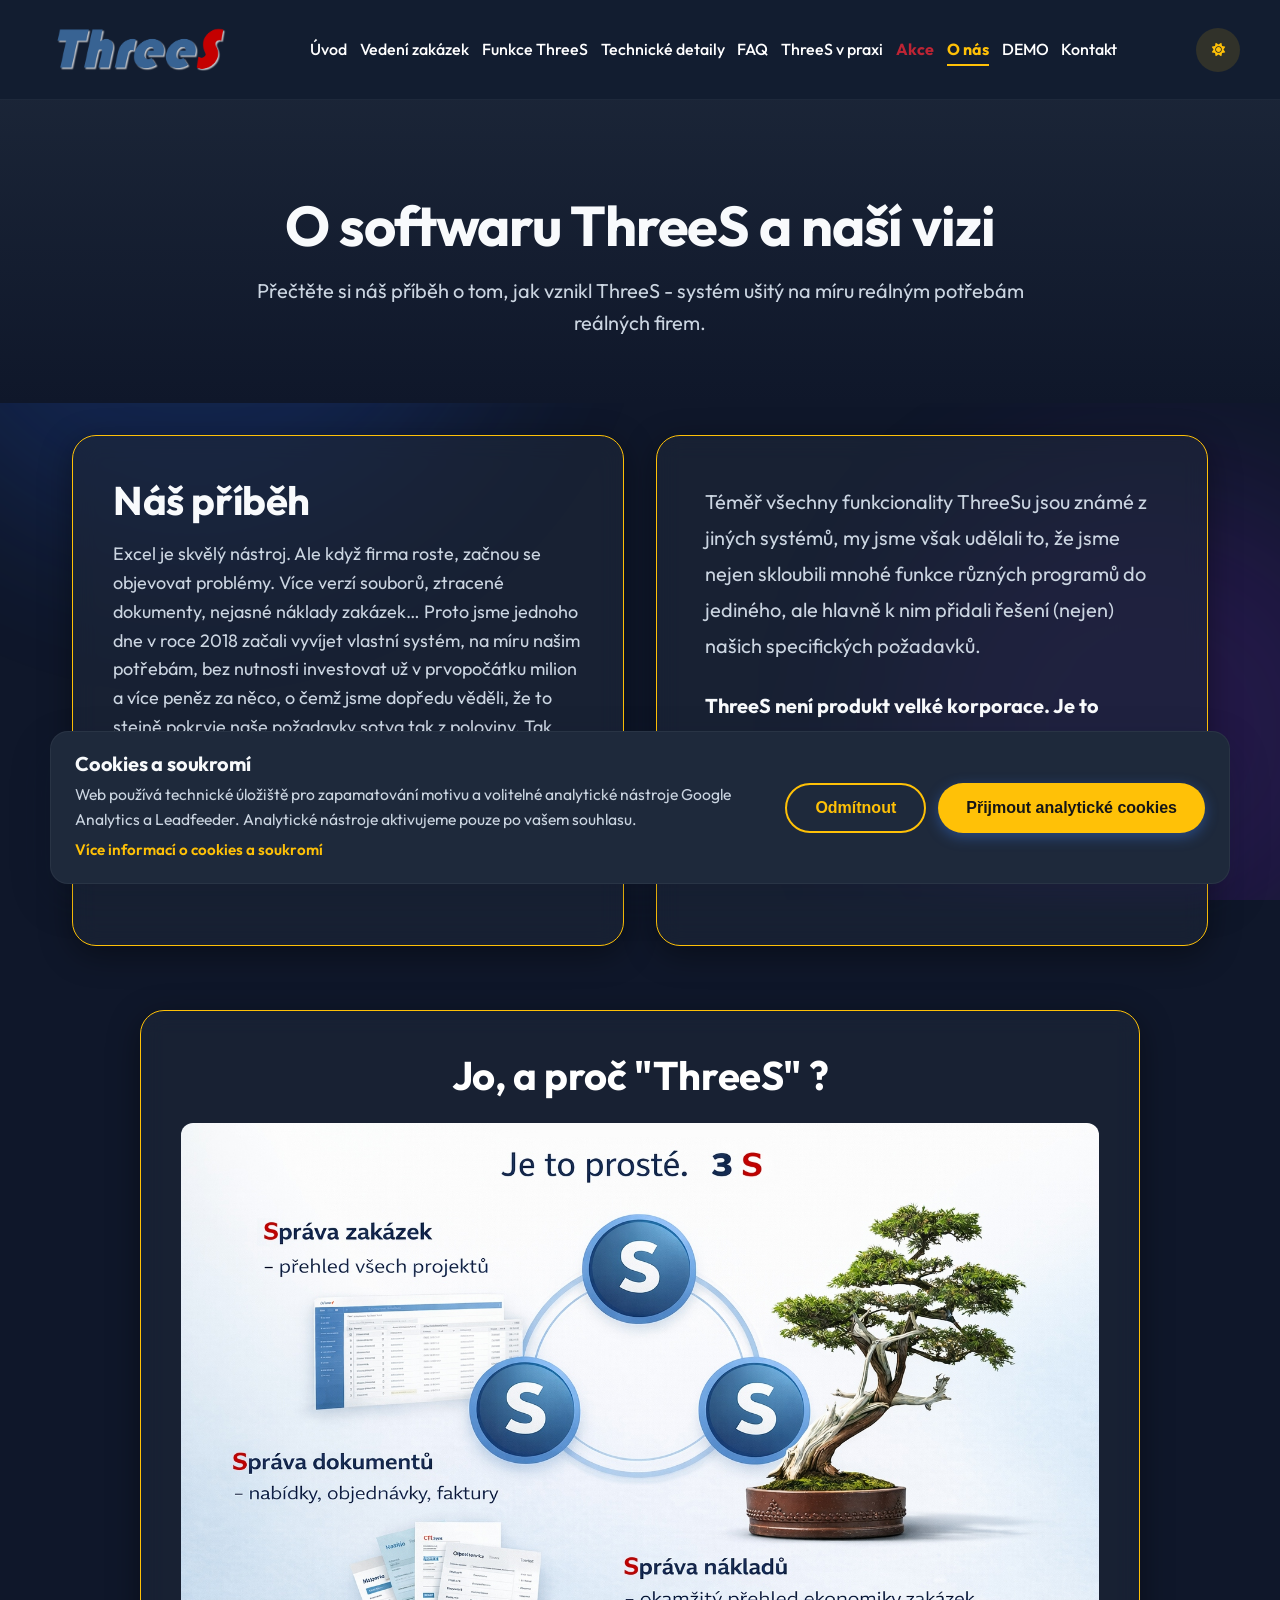
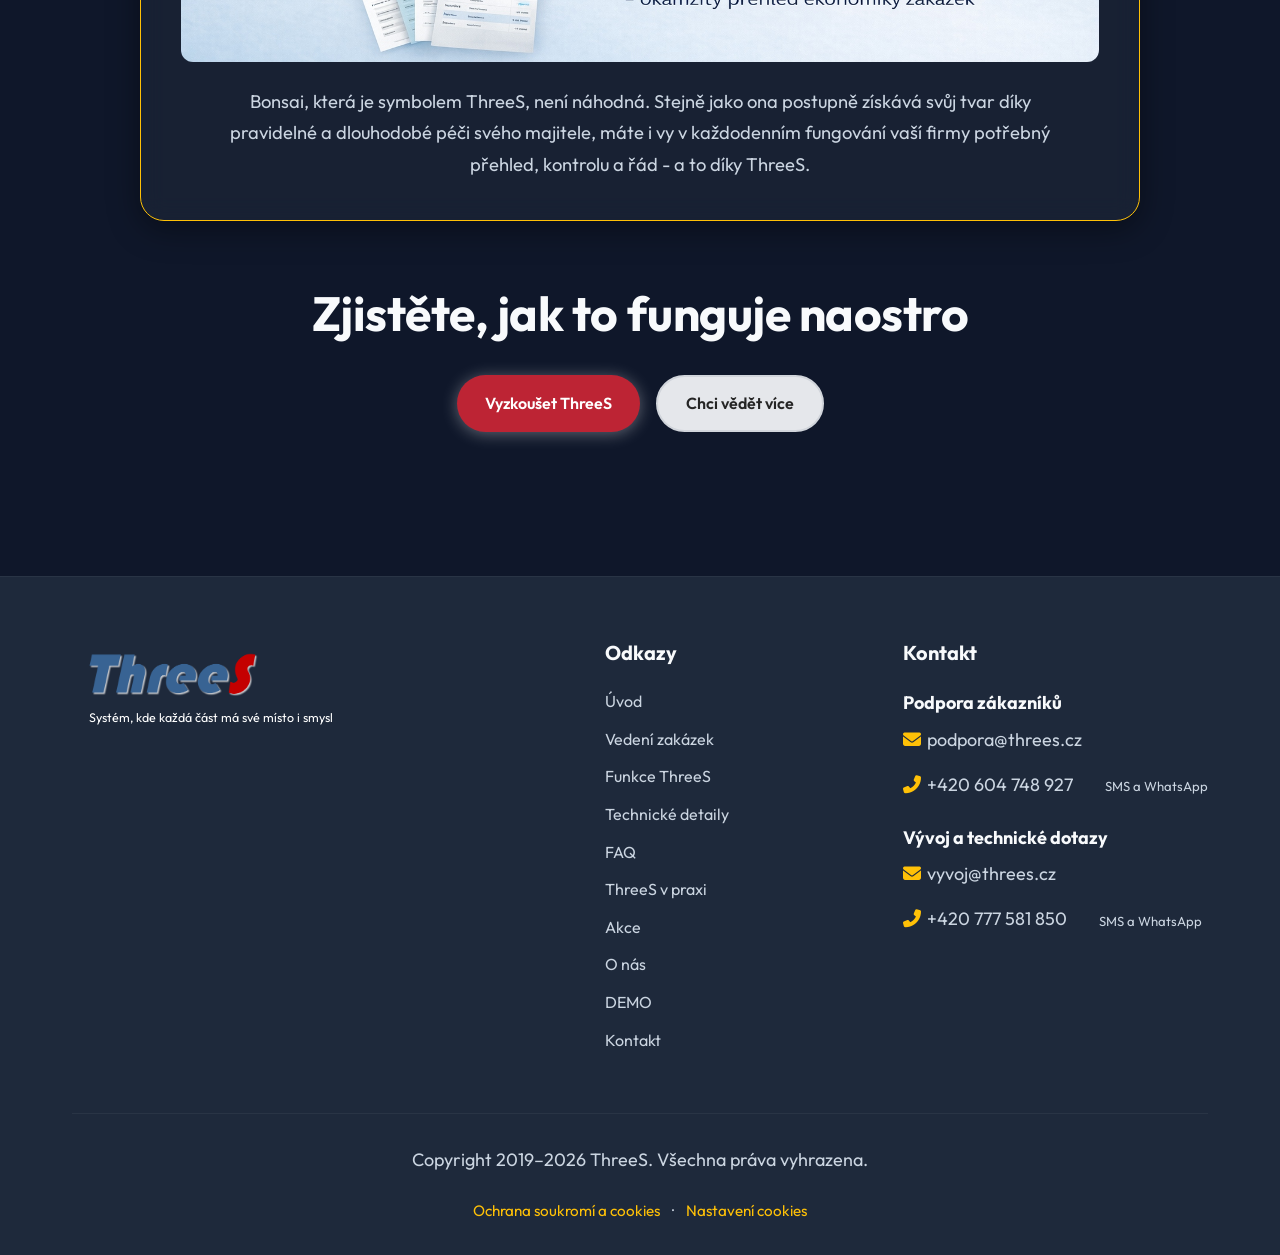
<file: o-nas.html>
<!DOCTYPE html>

<html lang="cs">
<head><script>try{if(localStorage.getItem('threes-theme')!=='light')document.documentElement.setAttribute('data-theme','dark')}catch(e){document.documentElement.setAttribute('data-theme','dark')}</script>
<meta charset="utf-8"/>
<meta content="width=device-width, initial-scale=1.0" name="viewport"/>
<title>O softwaru ThreeS a naší vizi | ThreeS</title>
<meta content="Přečtěte si náš příběh o tom, jak vznikl software na řízení zakázek ThreeS - systém ušitý na míru reálným potřebám reálných firem." name="description"/>
<meta content="o ThreeS, vývoj informačního systému, software pro malé firmy" name="keywords"/>
<link href="https://threes.cz/o-nas.html" rel="canonical"/>
<!-- Open Graph / Facebook -->
<meta content="website" property="og:type"/>
<meta content="https://threes.cz/o-nas.html" property="og:url"/>
<meta content="O softwaru ThreeS a naší vizi | ThreeS" property="og:title"/>
<meta content="Přečtěte si náš příběh o tom, jak vznikl software na řízení zakázek ThreeS - systém ušitý na míru reálným potřebám reálných firem." property="og:description"/>
<meta content="https://threes.cz/images/obrazek_8.jpg" property="og:image"/>
<link href="images/favicon_threes.png" rel="icon" type="image/png"/>
<link href="style.css?v=20261101-mobile-menu" rel="stylesheet"/>
<link href="https://cdnjs.cloudflare.com/ajax/libs/font-awesome/6.4.0/css/all.min.css" rel="stylesheet"/>
</head>
<body class="page-o-nas">
<div class="bg-blobs">
<div class="blob blob-1"></div>
<div class="blob blob-2"></div>
</div>
<!-- Header -->
<header>
<div class="container nav-container">
<a class="logo" href="index.html">
<img alt="ThreeS – oficiální logo" id="nav-logo" src="images/logo_ThreeS_final.png"/>
</a>
<button aria-controls="primary-navigation" aria-expanded="false" aria-label="Otevřít menu" class="menu-toggle" hidden type="button">
<svg aria-hidden="true" viewBox="0 0 24 24"><path class="menu-open-icon" d="M3 6h18M3 12h18M3 18h18"/><path class="menu-close-icon" d="m6 6 12 12M18 6 6 18"/></svg>
<span>Menu</span>
</button>
<nav aria-label="Hlavní navigace" class="nav-links" id="primary-navigation"><a href="index.html">Úvod</a><a href="vedeni-zakazek.html">Vedení zakázek</a><a href="funkce.html">Funkce ThreeS</a><a href="technicke-detaily.html">Technické detaily</a><a href="faq.html">FAQ</a><a href="threes-praxe.html">ThreeS v praxi</a><a href="akce.html">Akce</a><a href="o-nas.html">O nás</a><a href="demo.html">DEMO</a><a href="kontakt.html">Kontakt</a></nav>
<button aria-label="Přepnout motiv" class="theme-toggle" id="theme-toggle">
<i class="fas fa-moon"></i>
</button>
</div>
</header>
<!-- Page Header -->
<section class="page-header">
<div class="container reveal">
<h1>O softwaru ThreeS a naší vizi</h1>
<p style="font-size: 1.25rem; max-width: 800px; margin: 0 auto;">Přečtěte si náš příběh o tom, jak vznikl ThreeS - systém ušitý na míru reálným potřebám reálných firem.</p>
</div>
</section>
<!-- Content Section -->
<section class="section" style="padding-top: 2rem;">
<div class="container">
<div class="about-story-grid" style="margin-bottom: 4rem;">
<div class="glass-card reveal about-equal about-specific-card">
<h2>Náš příběh</h2>
<p>Excel je skvělý nástroj. Ale když firma roste, začnou se objevovat problémy. Více verzí souborů, ztracené dokumenty, nejasné náklady zakázek… Proto jsme jednoho dne v roce 2018 začali vyvíjet vlastní systém, na míru našim potřebám, bez nutnosti investovat už v prvopočátku milion a více peněz za něco, o čemž jsme dopředu věděli, že to stejně pokryje naše požadavky sotva tak z poloviny. Tak vznikl ThreeS.</p>
<p>Systém má svého architekta a stratéga, grafika a testera, a hlavně schopného programátora, který dokáže všechny požadavky současné i budoucí, převést do reálné podoby.</p>
</div>
<div class="glass-card reveal about-equal about-specific-card" style="padding: 3rem;">
<p style="font-size: 1.25rem; line-height: 1.8;">Téměř všechny funkcionality ThreeSu jsou známé z jiných systémů, my jsme však udělali to, že jsme nejen skloubili mnohé funkce různých programů do jediného, ale hlavně k nim přidali řešení (nejen) našich specifických požadavků.</p>
<p style="font-size: 1.25rem; line-height: 1.8; font-weight: bold; color: var(--text-primary); margin-top: 1rem;">ThreeS není produkt velké korporace. Je to zhmotnění příběhu lidí a vyvíjený dlouhodobě s firmami, které pracují na zakázkách. Také díky tomu je možné jej přizpůsobit konkrétním potřebám každého uživatele.</p>
</div>
</div>
<div class="features-grid" style="max-width: 1000px; margin: 0 auto 4rem auto;">
<div class="glass-card reveal about-wide about-specific-card" style="transition-delay: 0.1s;;border:1px solid #ffc107;">
<h2 class="center-heading about-question-heading" style="color: var(--threes-yellow); margin-bottom: 1.5rem;">Jo, a proč "ThreeS" ?</h2>
<img alt="Tým vývoje ThreeS" src="images/obrazek_8.jpg" style="max-width: 100%; border-radius: 12px; display: block;"/><p class="bonsai-description">Bonsai, která je symbolem ThreeS, není náhodná. Stejně jako ona postupně získává svůj tvar díky pravidelné a dlouhodobé péči svého majitele, máte i vy v každodenním fungování vaší firmy potřebný přehled, kontrolu a řád - a to díky ThreeS.</p></div>
</div>
<!-- CTA -->
<div class="cta-box reveal" style="text-align: center;">
<h2>Zjistěte, jak to funguje naostro</h2>
<div class="hero-actions" style="justify-content: center;">
<a class="btn demo-cta btn-primary" href="demo.html">Vyzkoušet ThreeS</a>
<a class="contact-whatsapp btn btn-outline more-info-white" href="https://wa.me/420604748927?text=Zajima%20me%20ThreeS" target="_blank" rel="noopener noreferrer">Chci vědět více</a>
</div>
<div style="margin-top: 3rem;">
</div>
</div>
</div>
</section>
<!-- Footer -->
<footer>
<div class="container">
<div class="footer-grid">
<div class="footer-col">
<a class="logo" href="index.html" style="margin-bottom: 1rem; display: inline-flex;">
<img alt="ThreeS – oficiální logo" src="images/logo_ThreeS_final.png"/>
</a>
<p class="footer-slogan-white">Systém, kde každá část má své místo i smysl</p>
</div>
<div class="footer-col">
<h3>Odkazy</h3>
<ul class="footer-links"><li><a href="index.html">Úvod</a></li><li><a href="vedeni-zakazek.html">Vedení zakázek</a></li><li><a href="funkce.html">Funkce ThreeS</a></li><li><a href="technicke-detaily.html">Technické detaily</a></li><li><a href="faq.html">FAQ</a></li><li><a href="threes-praxe.html">ThreeS v praxi</a></li><li><a href="akce.html">Akce</a></li><li><a href="o-nas.html">O nás</a></li><li><a href="demo.html">DEMO</a></li><li><a href="kontakt.html">Kontakt</a></li></ul>
</div>
<div class="footer-col footer-contact">
<h3>Kontakt</h3>
<p style="font-weight: bold; margin-bottom: 0.5rem; color: var(--text-primary);">Podpora zákazníků</p>
<p><a href="mailto:podpora@threes.cz" style="color: inherit; text-decoration: none;"><i class="fas fa-envelope" style="color: var(--threes-yellow); width: 20px;"></i> podpora@threes.cz</a></p>
<p><a href="tel:+420604748927" style="color: inherit; text-decoration: none;"><i class="fas fa-phone-alt" style="color: var(--threes-yellow); width: 20px;"></i> +420 604 748 927</a><span class="contact-methods">SMS a WhatsApp</span></p>
<p style="font-weight: bold; margin-top: 1.5rem; margin-bottom: 0.5rem; color: var(--text-primary);">Vývoj a technické dotazy</p>
<p><a href="mailto:vyvoj@threes.cz" style="color: inherit; text-decoration: none;"><i class="fas fa-envelope" style="color: var(--threes-yellow); width: 20px;"></i> vyvoj@threes.cz</a></p>
<p><a href="tel:+420777581850" style="color: inherit; text-decoration: none;"><i class="fas fa-phone-alt" style="color: var(--threes-yellow); width: 20px;"></i> +420 777 581 850</a><span class="contact-methods">SMS a WhatsApp</span></p>
</div>
</div>
<div class="footer-bottom">
<p>Copyright 2019–<span class="current-year">2026</span> ThreeS. Všechna práva vyhrazena.</p>
<p class="footer-legal-links">
<a href="ochrana-soukromi.html">Ochrana soukromí a cookies</a>
<span aria-hidden="true">·</span>
<a data-cookie-settings="" href="#">Nastavení cookies</a>
</p>
</div>
</div>
</footer>
<script src="cookie-consent.js"></script>
<script src="script.js?v=20261101-mobile-menu"></script>
<script src="year.js"></script><script src="akce-visibility.js"></script></body>
</html>
</file>
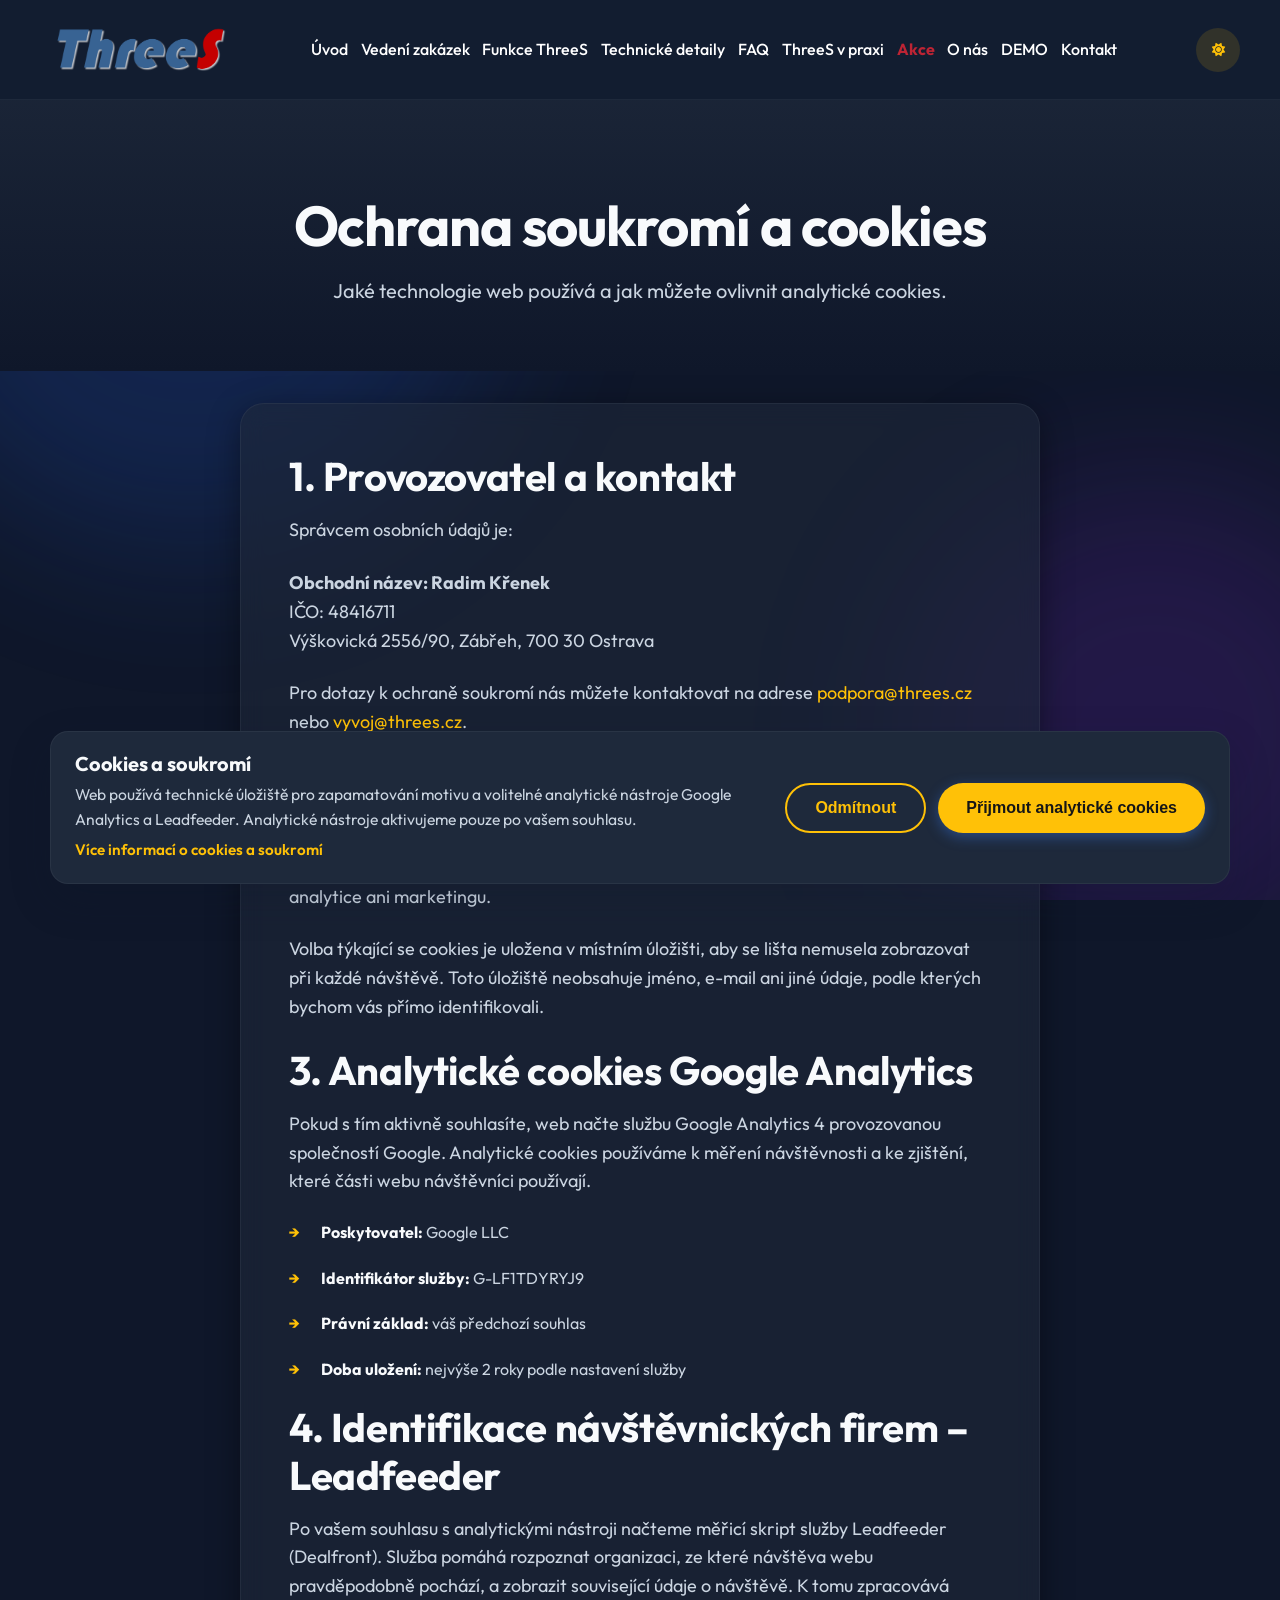
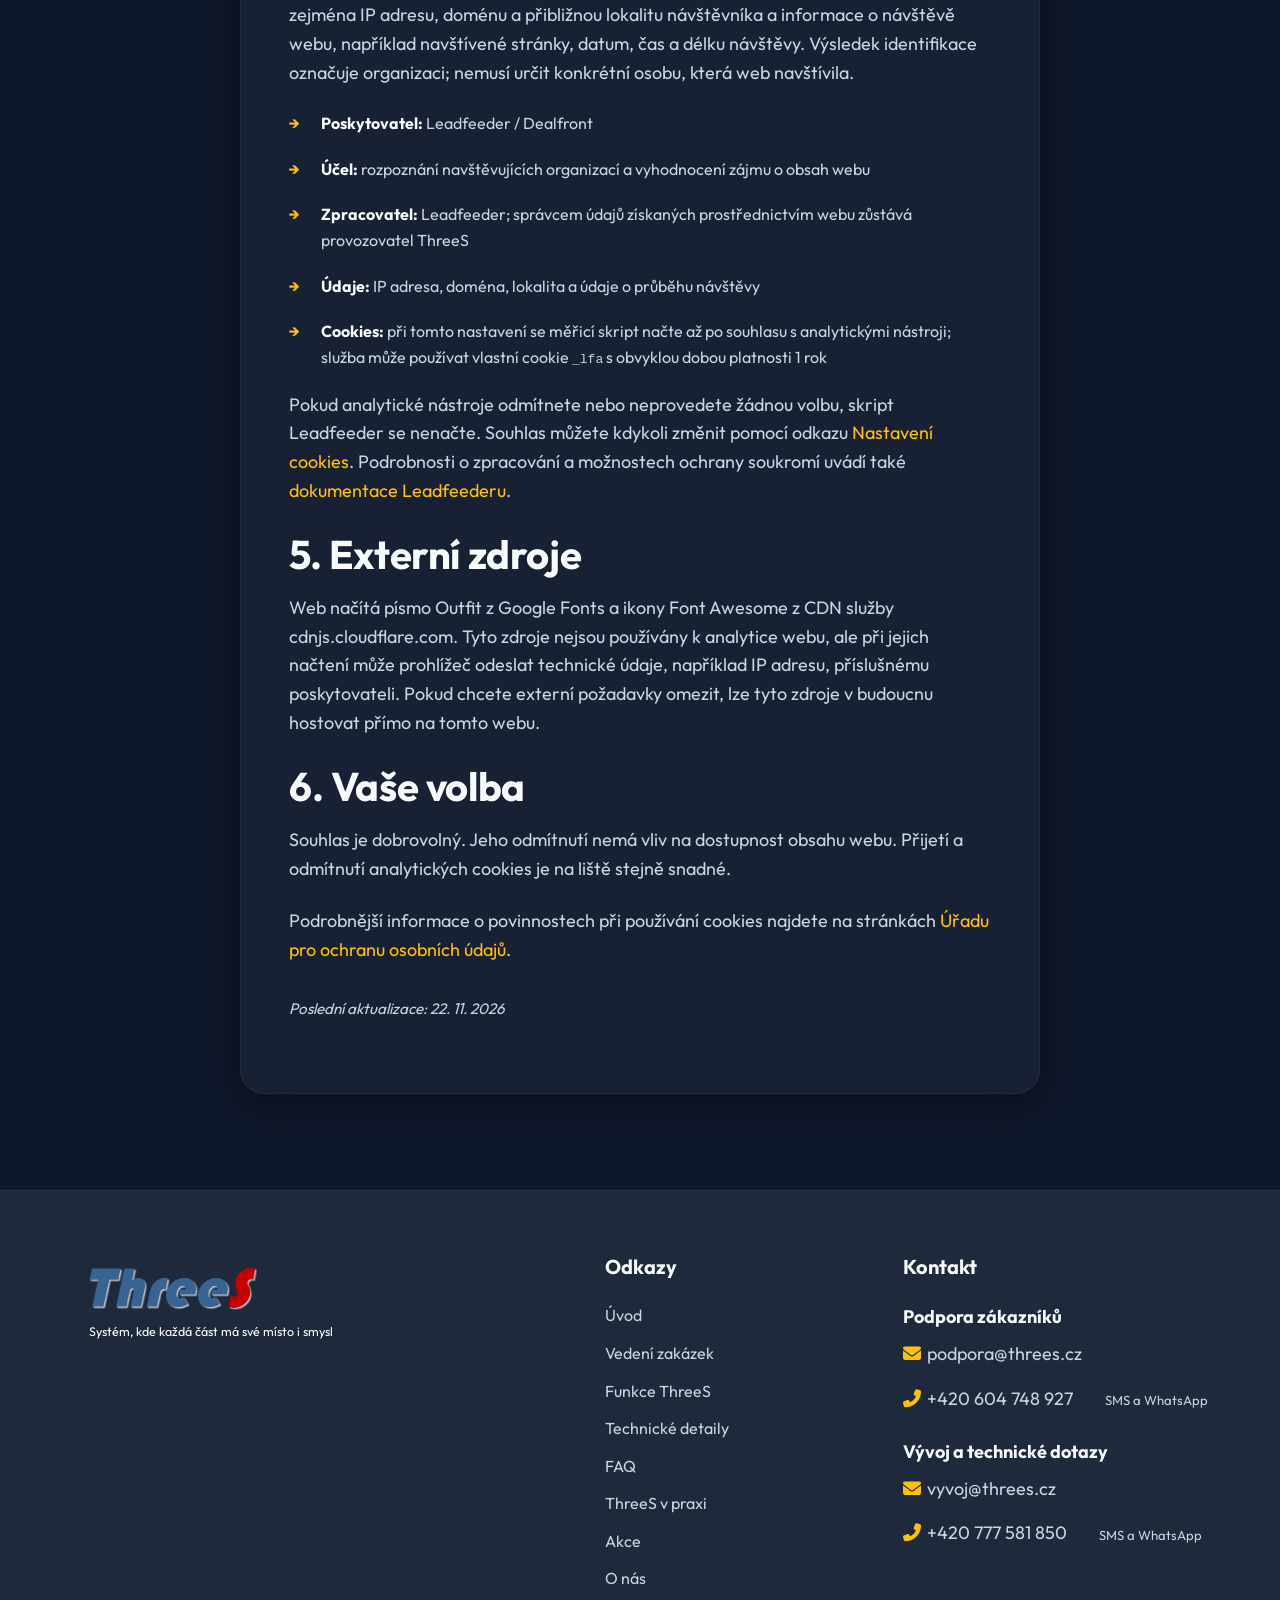
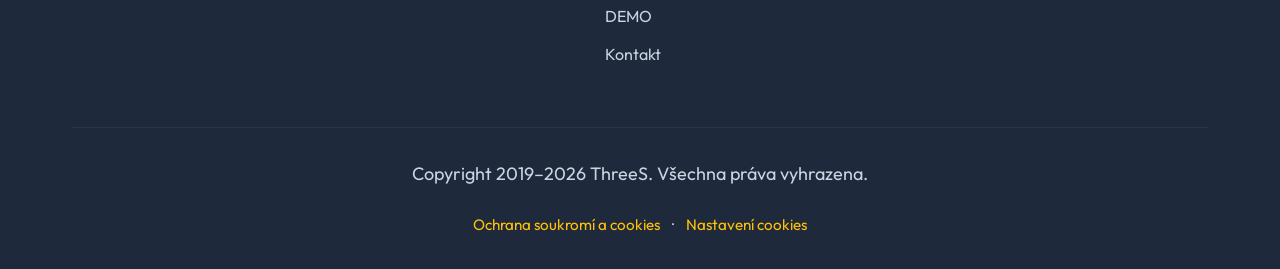
<file: ochrana-soukromi.html>
<!DOCTYPE html>

<html lang="cs">
<head><script>try{if(localStorage.getItem('threes-theme')!=='light')document.documentElement.setAttribute('data-theme','dark')}catch(e){document.documentElement.setAttribute('data-theme','dark')}</script>
<meta charset="utf-8"/>
<meta content="width=device-width, initial-scale=1.0" name="viewport"/>
<title>Ochrana soukromí a cookies | ThreeS</title>
<meta content="Informace o používání cookies, místního úložiště a Google Analytics na webu ThreeS." name="description"/>
<link href="https://threes.cz/ochrana-soukromi.html" rel="canonical"/>
<link href="images/favicon_threes.png" rel="icon" type="image/png"/>
<link href="style.css?v=20261101-mobile-menu" rel="stylesheet"/>
<link href="https://cdnjs.cloudflare.com/ajax/libs/font-awesome/6.4.0/css/all.min.css" rel="stylesheet"/>
</head>
<body class="page-ochrana-soukromi">
<div class="bg-blobs">
<div class="blob blob-1"></div>
<div class="blob blob-2"></div>
</div>
<header>
<div class="container nav-container">
<a class="logo" href="index.html">
<img alt="ThreeS – oficiální logo" id="nav-logo" src="images/logo_ThreeS_final.png"/>
</a>
<button aria-controls="primary-navigation" aria-expanded="false" aria-label="Otevřít menu" class="menu-toggle" hidden type="button">
<svg aria-hidden="true" viewBox="0 0 24 24"><path class="menu-open-icon" d="M3 6h18M3 12h18M3 18h18"/><path class="menu-close-icon" d="m6 6 12 12M18 6 6 18"/></svg>
<span>Menu</span>
</button>
<nav aria-label="Hlavní navigace" class="nav-links" id="primary-navigation"><a href="index.html">Úvod</a><a href="vedeni-zakazek.html">Vedení zakázek</a><a href="funkce.html">Funkce ThreeS</a><a href="technicke-detaily.html">Technické detaily</a><a href="faq.html">FAQ</a><a href="threes-praxe.html">ThreeS v praxi</a><a href="akce.html">Akce</a><a href="o-nas.html">O nás</a><a href="demo.html">DEMO</a><a href="kontakt.html">Kontakt</a></nav>
<button aria-label="Přepnout motiv" class="theme-toggle" id="theme-toggle">
<i class="fas fa-moon"></i>
</button>
</div>
</header>
<section class="page-header">
<div class="container reveal">
<h1>Ochrana soukromí a cookies</h1>
<p style="font-size: 1.25rem; max-width: 800px; margin: 0 auto;">Jaké technologie web používá a jak můžete ovlivnit analytické cookies.</p>
</div>
</section>
<section class="section" style="padding-top: 2rem;">
<div class="container">
<div class="detail-content reveal">
<h2>1. Provozovatel a kontakt</h2>
<p>Správcem osobních údajů je:</p>
<p><strong>Obchodní název: Radim Křenek</strong><br/>
                    IČO: 48416711<br/>
                    Výškovická 2556/90, Zábřeh, 700 30 Ostrava</p>
<p>Pro dotazy k ochraně soukromí nás můžete kontaktovat na adrese <a href="mailto:podpora@threes.cz">podpora@threes.cz</a> nebo <a href="mailto:vyvoj@threes.cz">vyvoj@threes.cz</a>.</p>
<h2>2. Technické úložiště</h2>
<p>Web používá místní úložiště pro zapamatování volby světlého nebo tmavého motivu. Tato volba slouží pouze k fungování uživatelského nastavení webu a není používána k analytice ani marketingu.</p>
<p>Volba týkající se cookies je uložena v místním úložišti, aby se lišta nemusela zobrazovat při každé návštěvě. Toto úložiště neobsahuje jméno, e-mail ani jiné údaje, podle kterých bychom vás přímo identifikovali.</p>
<h2>3. Analytické cookies Google Analytics</h2>
<p>Pokud s tím aktivně souhlasíte, web načte službu Google Analytics 4 provozovanou společností Google. Analytické cookies používáme k měření návštěvnosti a ke zjištění, které části webu návštěvníci používají.</p>
<ul class="detail-list">
<li><strong>Poskytovatel:</strong> Google LLC</li>
<li><strong>Identifikátor služby:</strong> G-LF1TDYRYJ9</li>
<li><strong>Právní základ:</strong> váš předchozí souhlas</li>
<li><strong>Doba uložení:</strong> nejvýše 2 roky podle nastavení služby</li>
</ul>
<h2>4. Identifikace návštěvnických firem – Leadfeeder</h2>
<p>Po vašem souhlasu s analytickými nástroji načteme měřicí skript služby Leadfeeder (Dealfront). Služba pomáhá rozpoznat organizaci, ze které návštěva webu pravděpodobně pochází, a zobrazit související údaje o návštěvě. K tomu zpracovává zejména IP adresu, doménu a přibližnou lokalitu návštěvníka a informace o návštěvě webu, například navštívené stránky, datum, čas a délku návštěvy. Výsledek identifikace označuje organizaci; nemusí určit konkrétní osobu, která web navštívila.</p>
<ul class="detail-list">
<li><strong>Poskytovatel:</strong> Leadfeeder / Dealfront</li>
<li><strong>Účel:</strong> rozpoznání navštěvujících organizací a vyhodnocení zájmu o obsah webu</li>
<li><strong>Zpracovatel:</strong> Leadfeeder; správcem údajů získaných prostřednictvím webu zůstává provozovatel ThreeS</li>
<li><strong>Údaje:</strong> IP adresa, doména, lokalita a údaje o průběhu návštěvy</li>
<li><strong>Cookies:</strong> při tomto nastavení se měřicí skript načte až po souhlasu s analytickými nástroji; služba může používat vlastní cookie <code>_lfa</code> s obvyklou dobou platnosti 1 rok</li>
</ul>
<p>Pokud analytické nástroje odmítnete nebo neprovedete žádnou volbu, skript Leadfeeder se nenačte. Souhlas můžete kdykoli změnit pomocí odkazu <a data-cookie-settings="" href="#">Nastavení cookies</a>. Podrobnosti o zpracování a možnostech ochrany soukromí uvádí také <a href="https://help.leadfeeder.com/en/articles/13922333-leadfeeder-tracking-script-data-processing-roles" rel="noopener noreferrer" target="_blank">dokumentace Leadfeederu</a>.</p>
<h2>5. Externí zdroje</h2>
<p>Web načítá písmo Outfit z Google Fonts a ikony Font Awesome z CDN služby cdnjs.cloudflare.com. Tyto zdroje nejsou používány k analytice webu, ale při jejich načtení může prohlížeč odeslat technické údaje, například IP adresu, příslušnému poskytovateli. Pokud chcete externí požadavky omezit, lze tyto zdroje v budoucnu hostovat přímo na tomto webu.</p>
<h2>6. Vaše volba</h2>
<p>Souhlas je dobrovolný. Jeho odmítnutí nemá vliv na dostupnost obsahu webu. Přijetí a odmítnutí analytických cookies je na liště stejně snadné.</p>
<p>Podrobnější informace o povinnostech při používání cookies najdete na stránkách <a href="https://uoou.gov.cz/verejnost/qa-otazky-a-odpovedi/cookies" rel="noopener noreferrer" target="_blank">Úřadu pro ochranu osobních údajů</a>.</p>
<p style="margin-top: 2rem; font-size: 0.95rem;"><em>Poslední aktualizace: 22. 11. 2026</em></p>
</div>
</div>
</section>
<footer>
<div class="container">
<div class="footer-grid">
<div class="footer-col">
<a class="logo" href="index.html" style="margin-bottom: 1rem; display: inline-flex;">
<img alt="ThreeS – oficiální logo" src="images/logo_ThreeS_final.png"/>
</a>
<p class="footer-slogan-white">Systém, kde každá část má své místo i smysl</p>
</div>
<div class="footer-col">
<h3>Odkazy</h3>
<ul class="footer-links"><li><a href="index.html">Úvod</a></li><li><a href="vedeni-zakazek.html">Vedení zakázek</a></li><li><a href="funkce.html">Funkce ThreeS</a></li><li><a href="technicke-detaily.html">Technické detaily</a></li><li><a href="faq.html">FAQ</a></li><li><a href="threes-praxe.html">ThreeS v praxi</a></li><li><a href="akce.html">Akce</a></li><li><a href="o-nas.html">O nás</a></li><li><a href="demo.html">DEMO</a></li><li><a href="kontakt.html">Kontakt</a></li></ul>
</div>
<div class="footer-col footer-contact">
<h3>Kontakt</h3>
<p style="font-weight: bold; margin-bottom: 0.5rem; color: var(--text-primary);">Podpora zákazníků</p>
<p><a href="mailto:podpora@threes.cz" style="color: inherit; text-decoration: none;"><i class="fas fa-envelope" style="color: var(--threes-yellow); width: 20px;"></i> podpora@threes.cz</a></p>
<p><a href="tel:+420604748927" style="color: inherit; text-decoration: none;"><i class="fas fa-phone-alt" style="color: var(--threes-yellow); width: 20px;"></i> +420 604 748 927</a><span class="contact-methods">SMS a WhatsApp</span></p>
<p style="font-weight: bold; margin-top: 1.5rem; margin-bottom: 0.5rem; color: var(--text-primary);">Vývoj a technické dotazy</p>
<p><a href="mailto:vyvoj@threes.cz" style="color: inherit; text-decoration: none;"><i class="fas fa-envelope" style="color: var(--threes-yellow); width: 20px;"></i> vyvoj@threes.cz</a></p>
<p><a href="tel:+420777581850" style="color: inherit; text-decoration: none;"><i class="fas fa-phone-alt" style="color: var(--threes-yellow); width: 20px;"></i> +420 777 581 850</a><span class="contact-methods">SMS a WhatsApp</span></p>
</div>
</div>
<div class="footer-bottom">
<p>Copyright 2019–<span class="current-year">2026</span> ThreeS. Všechna práva vyhrazena.</p>
<p class="footer-legal-links">
<a href="ochrana-soukromi.html">Ochrana soukromí a cookies</a>
<span aria-hidden="true">·</span>
<a data-cookie-settings="" href="#">Nastavení cookies</a>
</p>
</div>
</div>
</footer>
<script src="cookie-consent.js"></script>
<script src="script.js?v=20261101-mobile-menu"></script>
<script src="year.js"></script><script src="akce-visibility.js"></script></body>
</html>
</file>
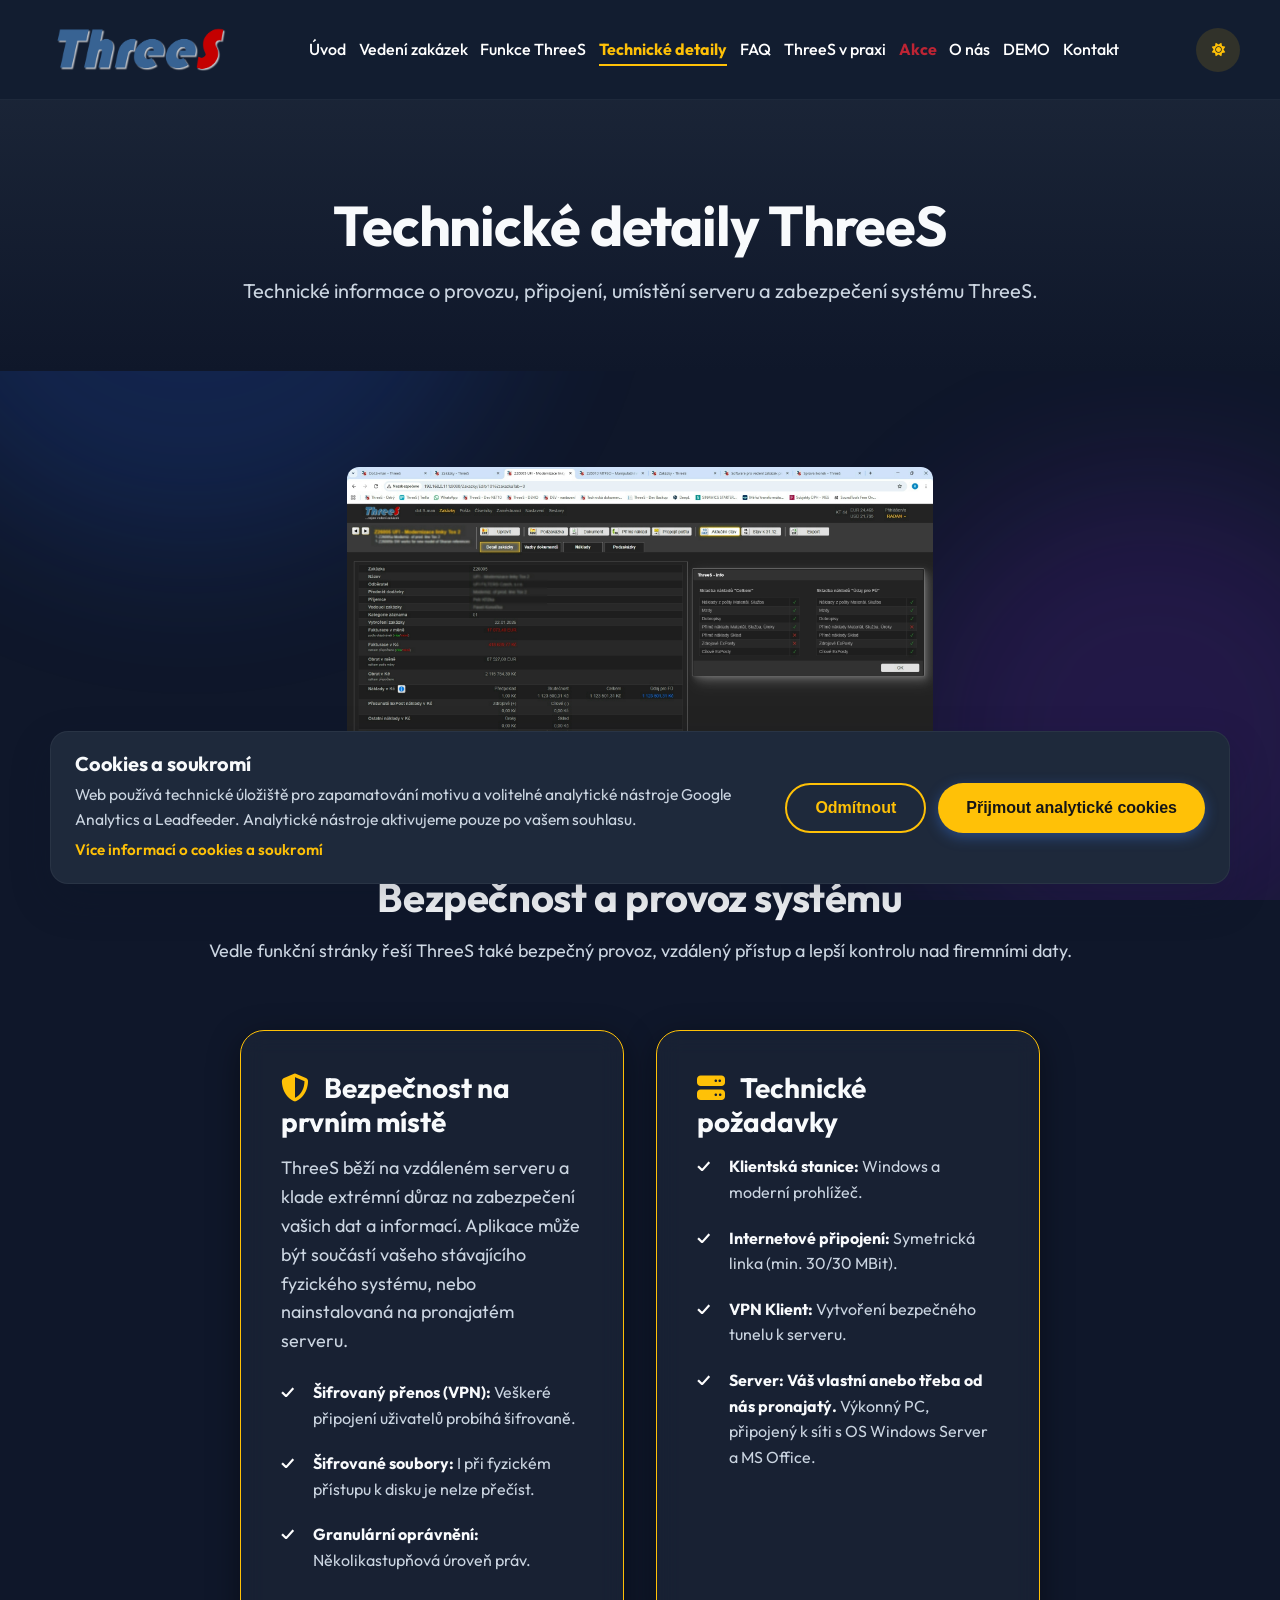
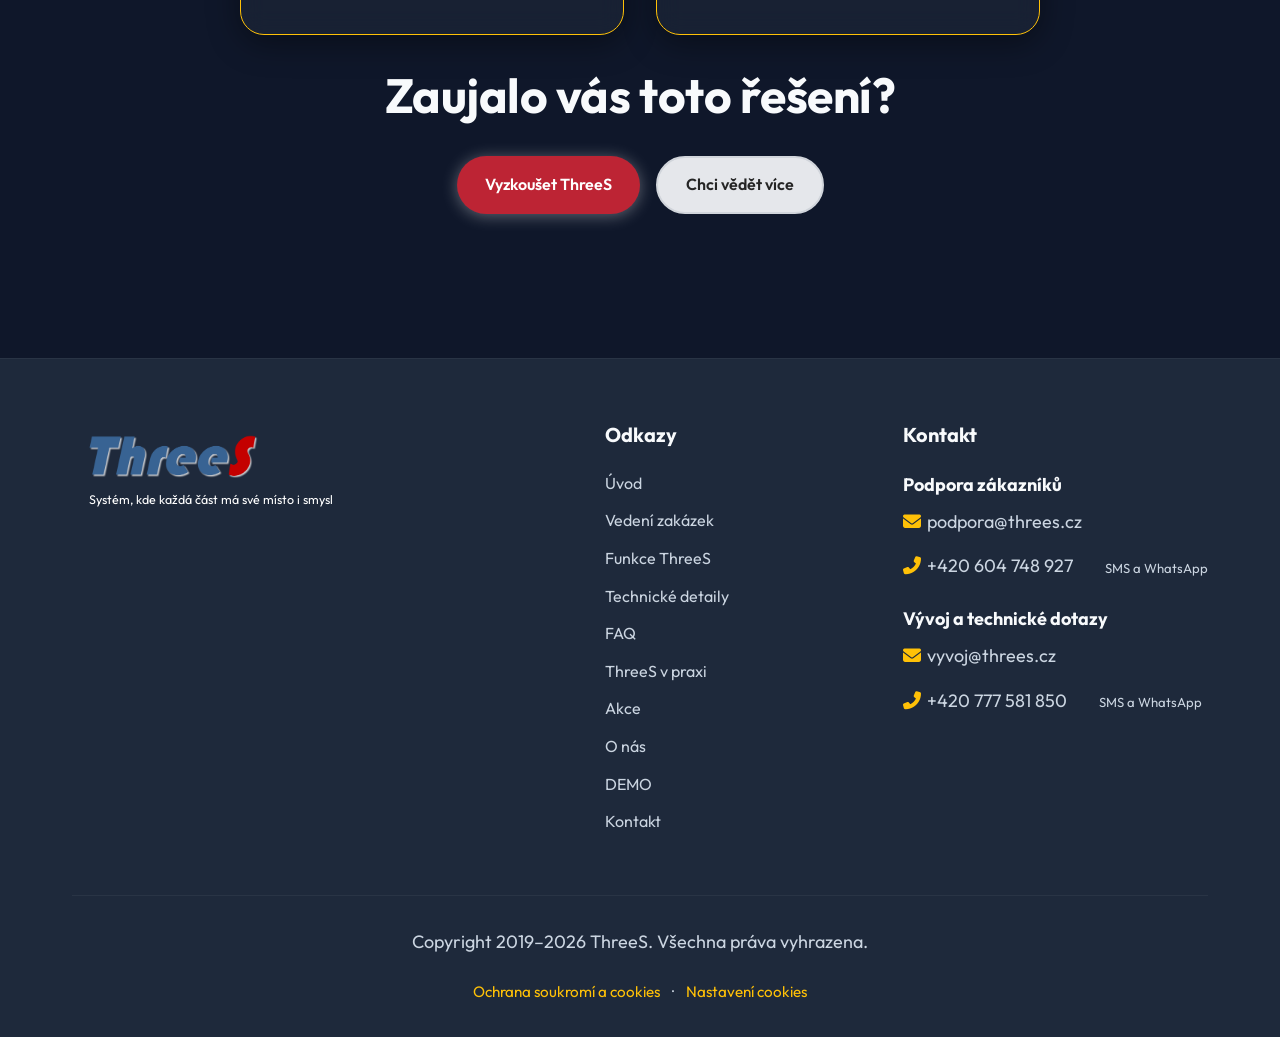
<file: technicke-detaily.html>
<!DOCTYPE html>

<html lang="cs">
<head><script>try{if(localStorage.getItem('threes-theme')!=='light')document.documentElement.setAttribute('data-theme','dark')}catch(e){document.documentElement.setAttribute('data-theme','dark')}</script>
<meta charset="utf-8"/>
<meta content="width=device-width, initial-scale=1.0" name="viewport"/>
<title>Technické detaily systému pro řízení zakázek | ThreeS</title>
<meta content="Zjistěte, jak ThreeS funguje pod kapotou. Modulární webové rozhraní, vysoké zabezpečení (VPN, šifrování) a granulární správa oprávnění pro vaši firmu." name="description"/>
<meta content="zabezpečení ThreeS, šifrovaný přístup, umístění serveru, technické požadavky" name="keywords"/>
<link href="https://threes.cz/technicke-detaily.html" rel="canonical"/>
<!-- Open Graph / Facebook -->
<meta content="website" property="og:type"/>
<meta content="https://threes.cz/technicke-detaily.html" property="og:url"/>
<meta content="Technické detaily systému pro řízení zakázek | ThreeS" property="og:title"/>
<meta content="Zjistěte, jak ThreeS funguje pod kapotou. Modulární webové rozhraní, vysoké zabezpečení (VPN, šifrování) a granulární správa oprávnění pro vaši firmu." property="og:description"/>
<meta content="https://threes.cz/images/obrazek_7.jpg" property="og:image"/>
<link href="images/favicon_threes.png" rel="icon" type="image/png"/>
<link href="style.css?v=20261101-mobile-menu" rel="stylesheet"/>
<link href="https://cdnjs.cloudflare.com/ajax/libs/font-awesome/6.4.0/css/all.min.css" rel="stylesheet"/>
</head>
<body class="page-technicke-detaily">
<div class="bg-blobs">
<div class="blob blob-1"></div>
<div class="blob blob-2"></div>
</div>
<!-- Header -->
<header>
<div class="container nav-container">
<a class="logo" href="index.html">
<img alt="ThreeS – oficiální logo" id="nav-logo" src="images/logo_ThreeS_final.png"/>
</a>
<button aria-controls="primary-navigation" aria-expanded="false" aria-label="Otevřít menu" class="menu-toggle" hidden type="button">
<svg aria-hidden="true" viewBox="0 0 24 24"><path class="menu-open-icon" d="M3 6h18M3 12h18M3 18h18"/><path class="menu-close-icon" d="m6 6 12 12M18 6 6 18"/></svg>
<span>Menu</span>
</button>
<nav aria-label="Hlavní navigace" class="nav-links" id="primary-navigation"><a href="index.html">Úvod</a><a href="vedeni-zakazek.html">Vedení zakázek</a><a href="funkce.html">Funkce ThreeS</a><a href="technicke-detaily.html">Technické detaily</a><a href="faq.html">FAQ</a><a href="threes-praxe.html">ThreeS v praxi</a><a href="akce.html">Akce</a><a href="o-nas.html">O nás</a><a href="demo.html">DEMO</a><a href="kontakt.html">Kontakt</a></nav>
<button aria-label="Přepnout motiv" class="theme-toggle" id="theme-toggle">
<i class="fas fa-moon"></i>
</button>
</div>
</header>
<!-- Page Header -->
<section class="page-header">
<div class="container reveal">
<h1>Technické detaily ThreeS</h1>
<p style="font-size: 1.25rem; max-width: 800px; margin: 0 auto;">Technické informace o provozu, připojení, umístění serveru a zabezpečení systému ThreeS.</p>
</div>
</section>
<!-- Content Section -->
<section class="section" style="padding-top: 2rem;">
<div class="container">
<!-- Technical details columns -->
<div class="reveal" style="text-align: center; max-width: 900px; margin: 4rem auto 2rem auto;">
<figure class="threes-new-illustration" style="margin:0 auto 2.5rem;max-width:900px"><img src="images/obrazek_7.jpg" alt="Technické řešení a bezpečný provoz informačního systému ThreeS" loading="lazy" decoding="async" style="display:block;width:100%;height:auto;border-radius:12px"/></figure>
<h2>Bezpečnost a provoz systému</h2>
<p>Vedle funkční stránky řeší ThreeS také bezpečný provoz, vzdálený přístup a lepší kontrolu nad firemními daty.</p>
</div>
<div class="features-grid" style="max-width: 800px; margin: 4rem auto 0 auto;">
<div class="glass-card reveal tech-specific-card tech-specific-1" style=";border:1px solid #ffc107;">
<h3><i class="fas fa-shield-alt" style="color: var(--accent-color); margin-right: 10px;"></i> Bezpečnost na prvním místě</h3>
<p>ThreeS běží na vzdáleném serveru a klade extrémní důraz na zabezpečení vašich dat a informací. Aplikace může být součástí vašeho stávajícího fyzického systému, nebo nainstalovaná na pronajatém serveru.</p>
<ul class="detail-list" style="margin-top: 1rem;">
<li><strong>Šifrovaný přenos (VPN):</strong> Veškeré připojení uživatelů probíhá šifrovaně.</li>
<li><strong>Šifrované soubory:</strong> I při fyzickém přístupu k disku je nelze přečíst.</li>
<li><strong>Granulární oprávnění:</strong> Několikastupňová úroveň práv.</li>
</ul>
</div>
<div class="glass-card reveal tech-specific-card tech-specific-2" style="transition-delay: 0.1s;;border:1px solid #ffc107;">
<h3><i class="fas fa-server" style="color: var(--accent-color); margin-right: 10px;"></i> Technické požadavky</h3>
<ul class="detail-list" style="margin-top: 1rem;">
<li><strong>Klientská stanice:</strong> Windows a moderní prohlížeč.</li>
<li><strong>Internetové připojení:</strong> Symetrická linka (min. 30/30 MBit).</li>
<li><strong>VPN Klient:</strong> Vytvoření bezpečného tunelu k serveru.</li>
<li><strong>Server: Váš vlastní anebo třeba od nás pronajatý.</strong> Výkonný PC, připojený k síti s OS Windows Server a MS Office.</li>
</ul>
</div>
</div>
<!-- CTA -->
<div class="cta-box reveal" style="text-align: center;">
<h2>Zaujalo vás toto řešení?</h2>
<div class="hero-actions" style="justify-content: center;">
<a class="btn demo-cta btn-primary" href="demo.html">Vyzkoušet ThreeS</a>
<a class="contact-whatsapp btn btn-outline more-info-white" data-whatsapp-fallback="mailto:podpora@threes.cz?subject=Chci%20v%C4%9Bd%C4%9Bt%20v%C3%ADce%20o%20ThreeS" href="https://wa.me/420604748927?text=Zaj%C3%ADm%C3%A1%20m%C4%9B%20ThreeS" target="_blank" rel="noopener noreferrer">Chci vědět více</a>
</div>
<div style="margin-top: 3rem;">
</div>
</div>
</div>
</section>
<!-- Footer -->
<footer>
<div class="container">
<div class="footer-grid">
<div class="footer-col">
<a class="logo" href="index.html" style="margin-bottom: 1rem; display: inline-flex;">
<img alt="ThreeS – oficiální logo" src="images/logo_ThreeS_final.png"/>
</a>
<p class="footer-slogan-white">Systém, kde každá část má své místo i smysl</p>
</div>
<div class="footer-col">
<h3>Odkazy</h3>
<ul class="footer-links"><li><a href="index.html">Úvod</a></li><li><a href="vedeni-zakazek.html">Vedení zakázek</a></li><li><a href="funkce.html">Funkce ThreeS</a></li><li><a href="technicke-detaily.html">Technické detaily</a></li><li><a href="faq.html">FAQ</a></li><li><a href="threes-praxe.html">ThreeS v praxi</a></li><li><a href="akce.html">Akce</a></li><li><a href="o-nas.html">O nás</a></li><li><a href="demo.html">DEMO</a></li><li><a href="kontakt.html">Kontakt</a></li></ul>
</div>
<div class="footer-col footer-contact">
<h3>Kontakt</h3>
<p style="font-weight: bold; margin-bottom: 0.5rem; color: var(--text-primary);">Podpora zákazníků</p>
<p><a href="mailto:podpora@threes.cz" style="color: inherit; text-decoration: none;"><i class="fas fa-envelope" style="color: var(--threes-yellow); width: 20px;"></i> podpora@threes.cz</a></p>
<p><a href="tel:+420604748927" style="color: inherit; text-decoration: none;"><i class="fas fa-phone-alt" style="color: var(--threes-yellow); width: 20px;"></i> +420 604 748 927</a><span class="contact-methods">SMS a WhatsApp</span></p>
<p style="font-weight: bold; margin-top: 1.5rem; margin-bottom: 0.5rem; color: var(--text-primary);">Vývoj a technické dotazy</p>
<p><a href="mailto:vyvoj@threes.cz" style="color: inherit; text-decoration: none;"><i class="fas fa-envelope" style="color: var(--threes-yellow); width: 20px;"></i> vyvoj@threes.cz</a></p>
<p><a href="tel:+420777581850" style="color: inherit; text-decoration: none;"><i class="fas fa-phone-alt" style="color: var(--threes-yellow); width: 20px;"></i> +420 777 581 850</a><span class="contact-methods">SMS a WhatsApp</span></p>
</div>
</div>
<div class="footer-bottom">
<p>Copyright 2019–<span class="current-year">2026</span> ThreeS. Všechna práva vyhrazena.</p>
<p class="footer-legal-links">
<a href="ochrana-soukromi.html">Ochrana soukromí a cookies</a>
<span aria-hidden="true">·</span>
<a data-cookie-settings="" href="#">Nastavení cookies</a>
</p>
</div>
</div>
</footer>
<script src="cookie-consent.js"></script>
<script src="script.js?v=20261101-mobile-menu"></script>
<script src="year.js"></script><script src="akce-visibility.js"></script></body>
</html>
</file>
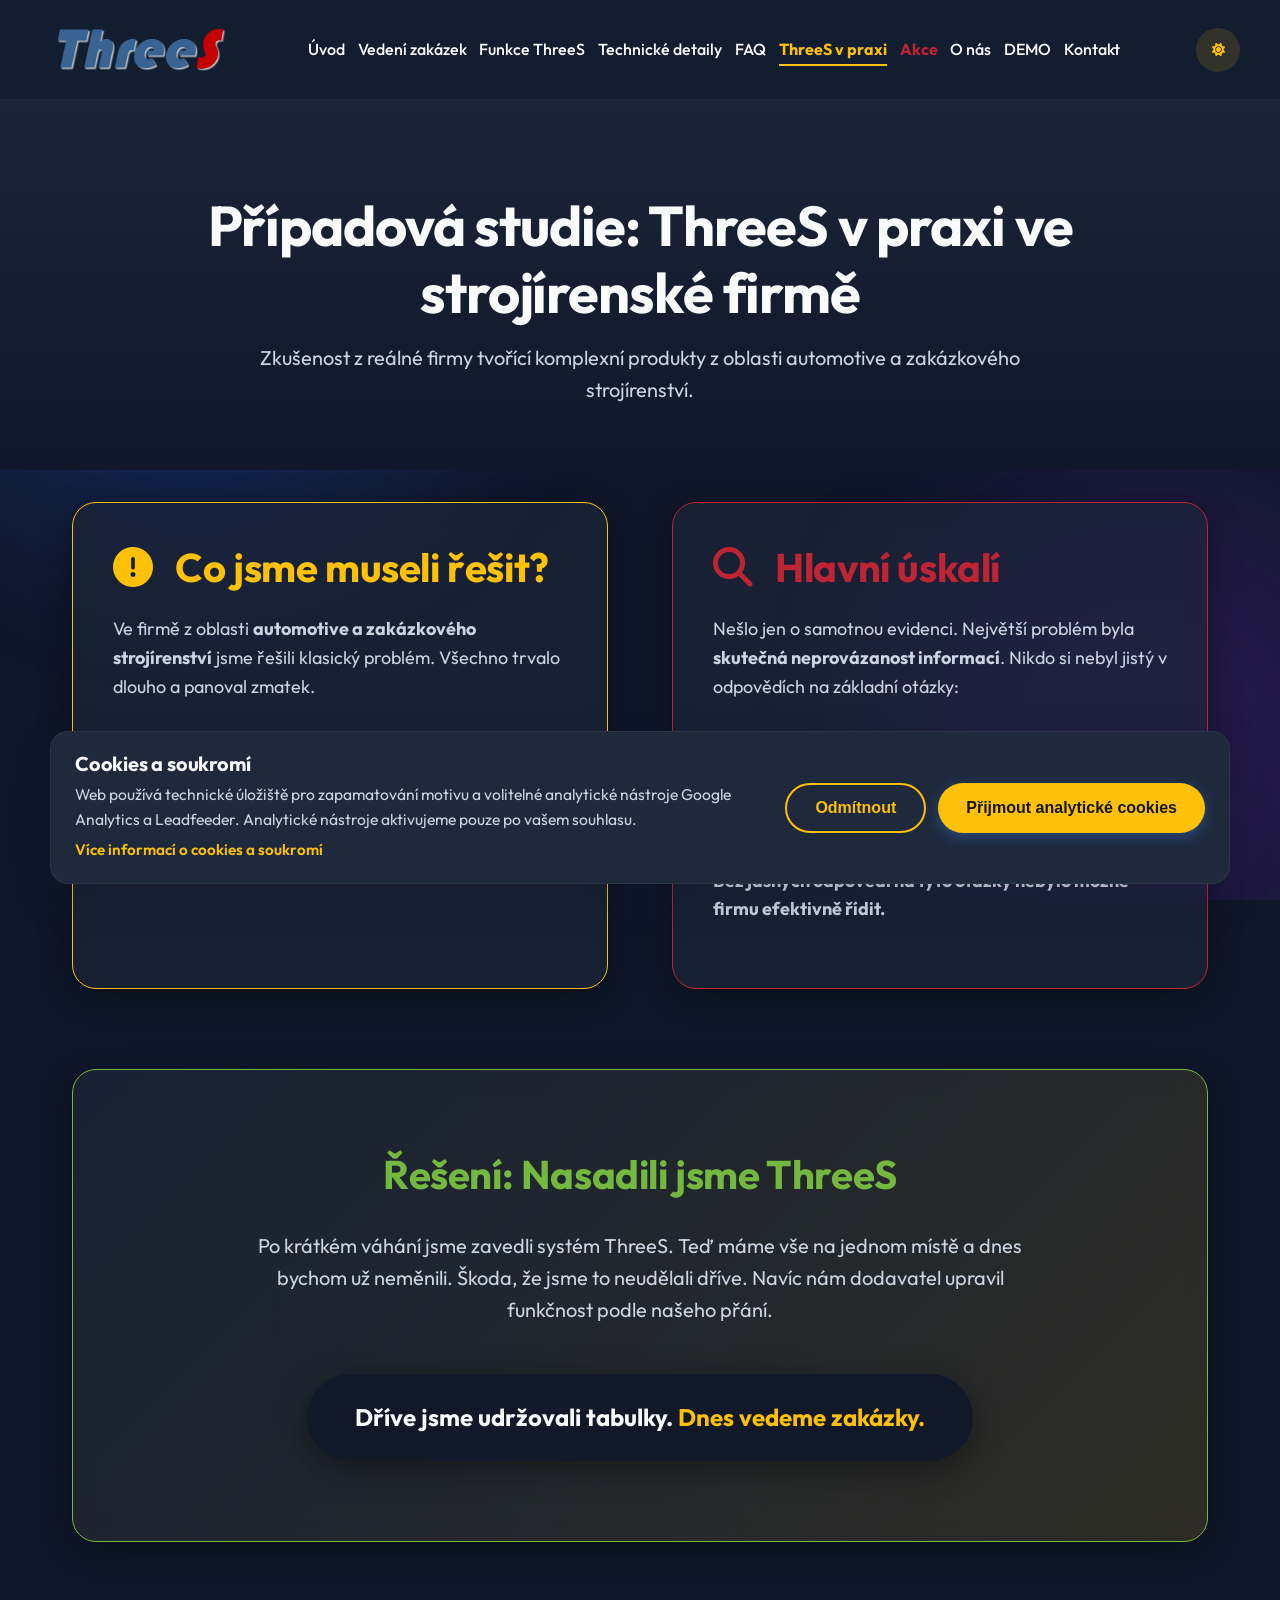
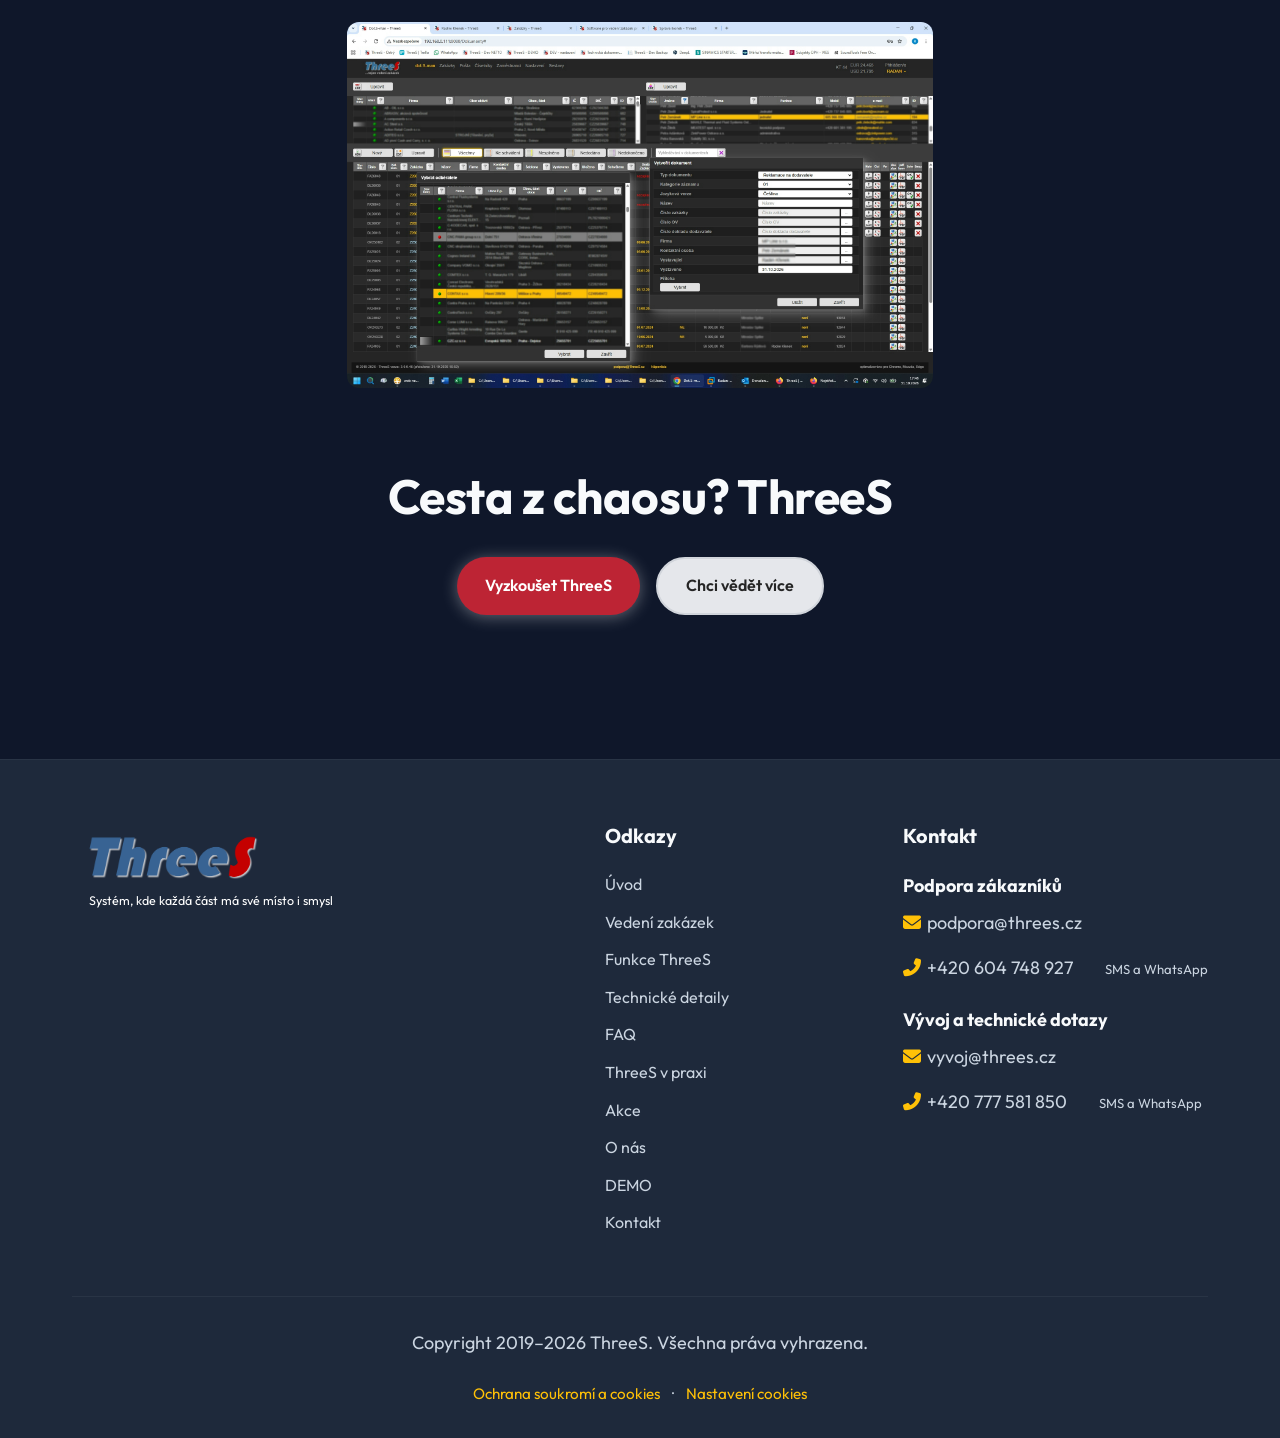
<file: threes-praxe.html>
<!DOCTYPE html>

<html lang="cs">
<head><script>try{if(localStorage.getItem('threes-theme')!=='light')document.documentElement.setAttribute('data-theme','dark')}catch(e){document.documentElement.setAttribute('data-theme','dark')}</script>
<meta charset="utf-8"/>
<meta content="width=device-width, initial-scale=1.0" name="viewport"/>
<title>ThreeS v praxi: případová studie řízení zakázek | ThreeS</title>
<meta content="Přečtěte si, jak jsme pomocí ThreeS vyřešili chaos v zakázkách u firmy ve strojírenství. Od správy dat k efektivnímu řízení zakázek." name="description"/>
<meta content="ThreeS v praxi, případová studie zakázkové výroby, evidence zakázek ve strojírenství" name="keywords"/>
<link href="https://threes.cz/threes-praxe.html" rel="canonical"/>
<!-- Open Graph / Facebook -->
<meta content="website" property="og:type"/>
<meta content="https://threes.cz/threes-praxe.html" property="og:url"/>
<meta content="ThreeS v praxi: případová studie řízení zakázek | ThreeS" property="og:title"/>
<meta content="Přečtěte si, jak jsme pomocí ThreeS vyřešili chaos v zakázkách u firmy ve strojírenství. Od správy dat k efektivnímu řízení zakázek." property="og:description"/>
<meta content="https://threes.cz/images/obrazek_4.jpg" property="og:image"/>
<link href="images/favicon_threes.png" rel="icon" type="image/png"/>
<link href="style.css?v=20261101-mobile-menu" rel="stylesheet"/>
<link href="https://cdnjs.cloudflare.com/ajax/libs/font-awesome/6.4.0/css/all.min.css" rel="stylesheet"/>
</head>
<body class="page-threes-praxe">
<div class="bg-blobs">
<div class="blob blob-1"></div>
<div class="blob blob-2"></div>
</div>
<!-- Header -->
<header>
<div class="container nav-container">
<a class="logo" href="index.html">
<img alt="ThreeS – oficiální logo" id="nav-logo" src="images/logo_ThreeS_final.png"/>
</a>
<button aria-controls="primary-navigation" aria-expanded="false" aria-label="Otevřít menu" class="menu-toggle" hidden type="button">
<svg aria-hidden="true" viewBox="0 0 24 24"><path class="menu-open-icon" d="M3 6h18M3 12h18M3 18h18"/><path class="menu-close-icon" d="m6 6 12 12M18 6 6 18"/></svg>
<span>Menu</span>
</button>
<nav aria-label="Hlavní navigace" class="nav-links" id="primary-navigation"><a href="index.html">Úvod</a><a href="vedeni-zakazek.html">Vedení zakázek</a><a href="funkce.html">Funkce ThreeS</a><a href="technicke-detaily.html">Technické detaily</a><a href="faq.html">FAQ</a><a href="threes-praxe.html">ThreeS v praxi</a><a href="akce.html">Akce</a><a href="o-nas.html">O nás</a><a href="demo.html">DEMO</a><a href="kontakt.html">Kontakt</a></nav>
<button aria-label="Přepnout motiv" class="theme-toggle" id="theme-toggle">
<i class="fas fa-moon"></i>
</button>
</div>
</header>
<!-- Page Header -->
<section class="page-header">
<div class="container reveal">
<h1>Případová studie: ThreeS v praxi ve strojírenské firmě</h1>
<p style="font-size: 1.25rem; max-width: 800px; margin: 0 auto;">Zkušenost z reálné firmy tvořící komplexní produkty z oblasti automotive a zakázkového strojírenství.</p>
</div>
</section>
<!-- Content Section -->
<section class="section" style="padding-top: 2rem;">
<div class="container">
<div class="hero-grid" style="align-items: center; margin-bottom: 5rem;">
<div class="glass-card reveal equal-case-card case-orange">
<h2 style="color: var(--threes-yellow); margin-bottom: 1.5rem;"><i class="fas fa-exclamation-circle" style="margin-right: 15px;"></i> Co jsme museli řešit?</h2>
<p>Ve firmě z oblasti <strong>automotive a zakázkového strojírenství</strong> jsme řešili klasický problém. Všechno trvalo dlouho a panoval zmatek.</p>
<ul class="detail-list" style="margin-top: 1.5rem;">
<li>zakázky vedené v Excelu</li>
<li>dokumenty roztroušené v e-mailech a složkách</li>
<li>složité dohledávání informací</li>
<li>velká časová náročnost na údržbu dat</li>
</ul>
</div>
<div class="glass-card reveal equal-case-card case-red" style="border-color: var(--threes-red);">
<h2 style="color: var(--threes-red); margin-bottom: 1.5rem;"><i class="fas fa-search" style="margin-right: 15px;"></i> Hlavní úskalí</h2>
<p>Nešlo jen o samotnou evidenci. Největší problém byla <strong>skutečná neprovázanost informací</strong>. Nikdo si nebyl jistý v odpovědích na základní otázky:</p>
<ul class="detail-list" style="margin-top: 1.5rem;">
<li><strong>co patří ke které zakázce?</strong></li>
<li><strong>v jakém je to přesně stavu?</strong></li>
<li><strong>kolik to skutečně stojí?</strong></li>
</ul>
<p style="font-weight: bold; margin-top: 1.5rem;">Bez jasných odpovědí na tyto otázky nebylo možné firmu efektivně řídit.</p>
</div>
</div><div class="glass-card reveal case-solution-green" style="text-align: center; padding: 5rem 3rem; background: linear-gradient(135deg, var(--card-bg) 0%, var(--accent-light) 100%);">
<h2 style="color: var(--threes-green); font-size: 2.5rem; margin-bottom: 2rem;">Řešení: Nasadili jsme ThreeS</h2>
<p style="font-size: 1.25rem; max-width: 800px; margin: 0 auto 3rem auto;">
                    Po krátkém váhání jsme zavedli systém ThreeS. Teď máme vše na jednom místě a dnes bychom už neměnili. Škoda, že jsme to neudělali dříve. Navíc nám dodavatel upravil funkčnost podle našeho přání.
                </p>
<div style="display: inline-block; background: var(--header-bg); padding: 1.5rem 3rem; border-radius: 99px; box-shadow: var(--glass-shadow); font-size: 1.5rem; font-weight: bold;">
                    Dříve jsme udržovali tabulky. <span style="color: var(--threes-yellow);">Dnes vedeme zakázky.</span>
</div>
</div>
<!-- Image Block -->
<div class="reveal practice-illustration" style="text-align: center; margin-bottom: 5rem; max-width: 900px; margin-left: auto; margin-right: auto;">
<div class="practice-illustration-plain">
<img alt="Ukázka práce se systémem ThreeS" src="images/obrazek_4.jpg" style="max-width: 100%; border-radius: 12px; display: block; margin: 0 auto;"/>
</div>
</div>
<!-- CTA -->
<div class="cta-box reveal" style="text-align: center; margin-top: 4rem;">
<h2>Cesta z chaosu? ThreeS</h2>
<div class="hero-actions" style="justify-content: center;">
<a class="btn demo-cta btn-primary" href="demo.html">Vyzkoušet ThreeS</a>
<a class="contact-whatsapp btn btn-outline more-info-white" href="https://wa.me/420604748927?text=Zajima%20me%20ThreeS" target="_blank" rel="noopener noreferrer">Chci vědět více</a>
</div>
<div style="margin-top: 3rem;">
</div>
</div>
</div>
</section>
<!-- Footer -->
<footer>
<div class="container">
<div class="footer-grid">
<div class="footer-col">
<a class="logo" href="index.html" style="margin-bottom: 1rem; display: inline-flex;">
<img alt="ThreeS – oficiální logo" src="images/logo_ThreeS_final.png"/>
</a>
<p class="footer-slogan-white">Systém, kde každá část má své místo i smysl</p>
</div>
<div class="footer-col">
<h3>Odkazy</h3>
<ul class="footer-links"><li><a href="index.html">Úvod</a></li><li><a href="vedeni-zakazek.html">Vedení zakázek</a></li><li><a href="funkce.html">Funkce ThreeS</a></li><li><a href="technicke-detaily.html">Technické detaily</a></li><li><a href="faq.html">FAQ</a></li><li><a href="threes-praxe.html">ThreeS v praxi</a></li><li><a href="akce.html">Akce</a></li><li><a href="o-nas.html">O nás</a></li><li><a href="demo.html">DEMO</a></li><li><a href="kontakt.html">Kontakt</a></li></ul>
</div>
<div class="footer-col footer-contact">
<h3>Kontakt</h3>
<p style="font-weight: bold; margin-bottom: 0.5rem; color: var(--text-primary);">Podpora zákazníků</p>
<p><a href="mailto:podpora@threes.cz" style="color: inherit; text-decoration: none;"><i class="fas fa-envelope" style="color: var(--threes-yellow); width: 20px;"></i> podpora@threes.cz</a></p>
<p><a href="tel:+420604748927" style="color: inherit; text-decoration: none;"><i class="fas fa-phone-alt" style="color: var(--threes-yellow); width: 20px;"></i> +420 604 748 927</a><span class="contact-methods">SMS a WhatsApp</span></p>
<p style="font-weight: bold; margin-top: 1.5rem; margin-bottom: 0.5rem; color: var(--text-primary);">Vývoj a technické dotazy</p>
<p><a href="mailto:vyvoj@threes.cz" style="color: inherit; text-decoration: none;"><i class="fas fa-envelope" style="color: var(--threes-yellow); width: 20px;"></i> vyvoj@threes.cz</a></p>
<p><a href="tel:+420777581850" style="color: inherit; text-decoration: none;"><i class="fas fa-phone-alt" style="color: var(--threes-yellow); width: 20px;"></i> +420 777 581 850</a><span class="contact-methods">SMS a WhatsApp</span></p>
</div>
</div>
<div class="footer-bottom">
<p>Copyright 2019–<span class="current-year">2026</span> ThreeS. Všechna práva vyhrazena.</p>
<p class="footer-legal-links">
<a href="ochrana-soukromi.html">Ochrana soukromí a cookies</a>
<span aria-hidden="true">·</span>
<a data-cookie-settings="" href="#">Nastavení cookies</a>
</p>
</div>
</div>
</footer>
<script src="cookie-consent.js"></script>
<script src="script.js?v=20261101-mobile-menu"></script>
<script src="year.js"></script><script src="akce-visibility.js"></script></body>
</html>
</file>
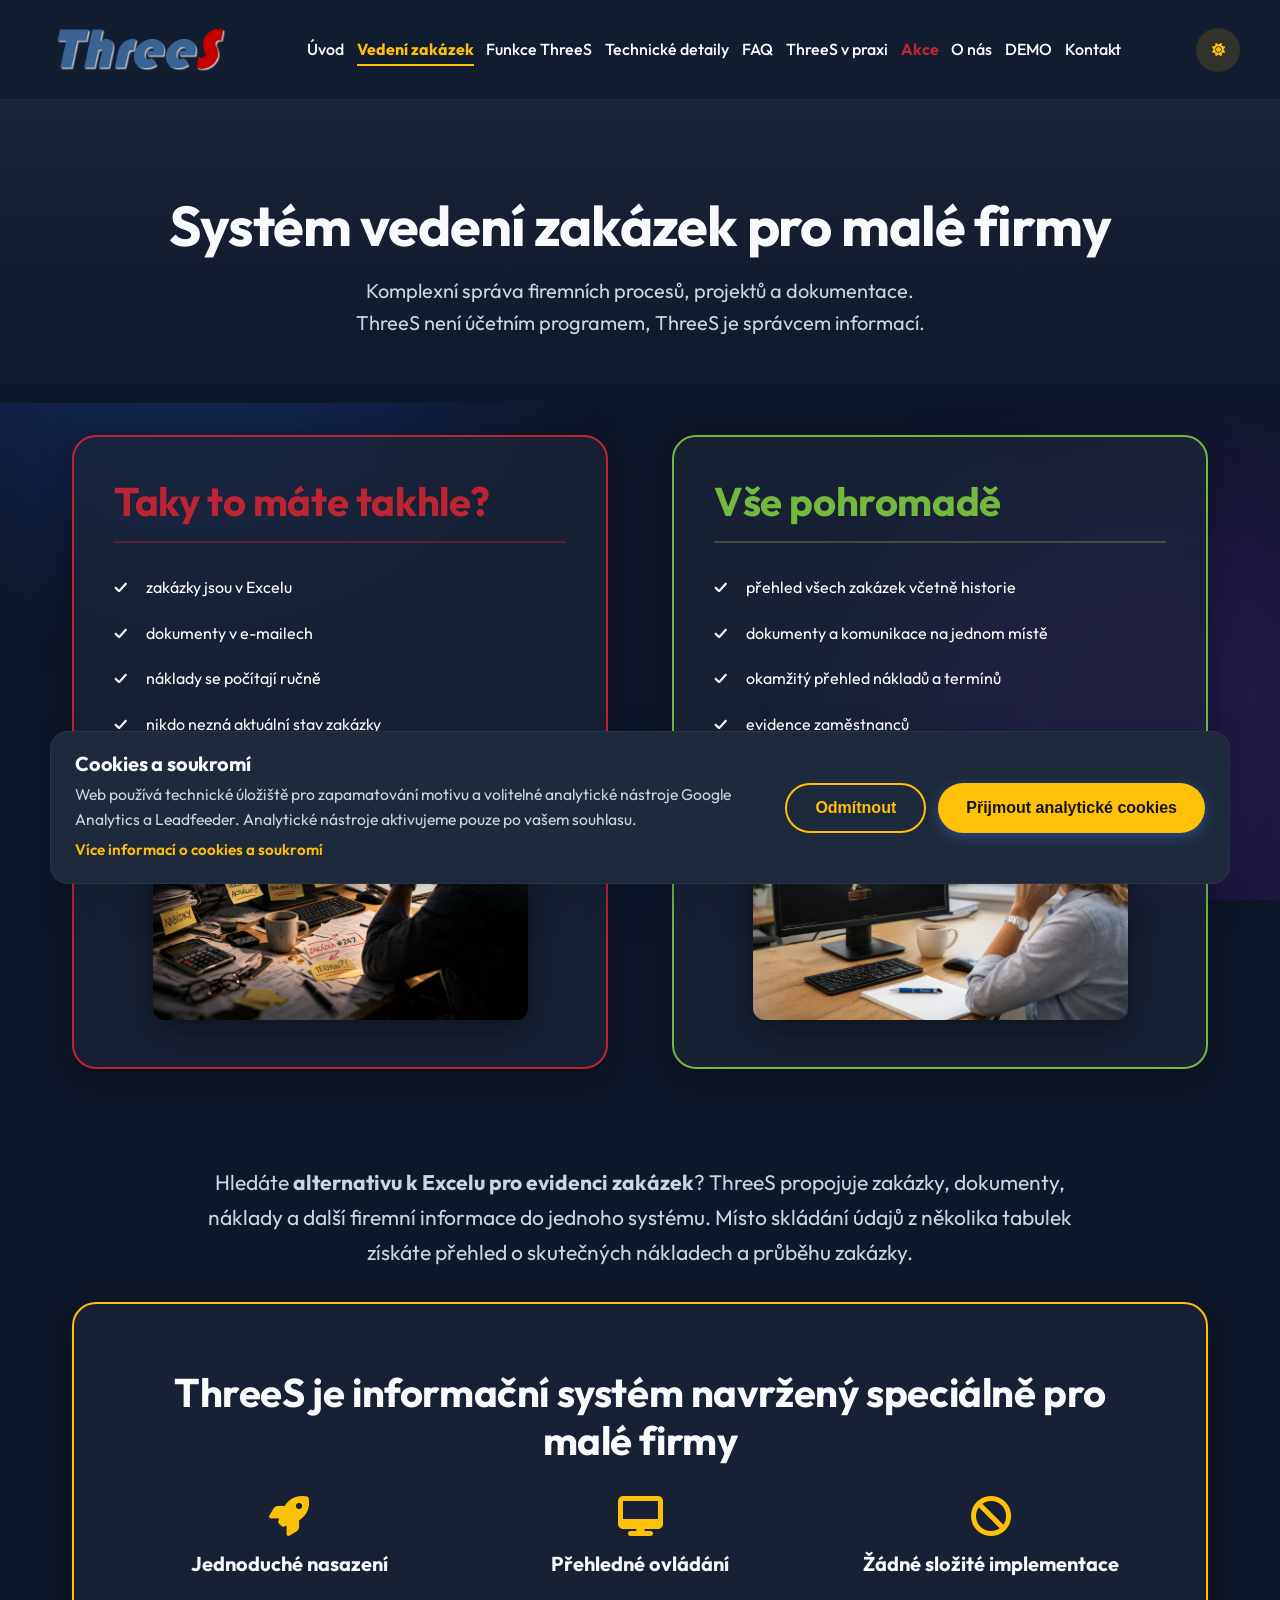
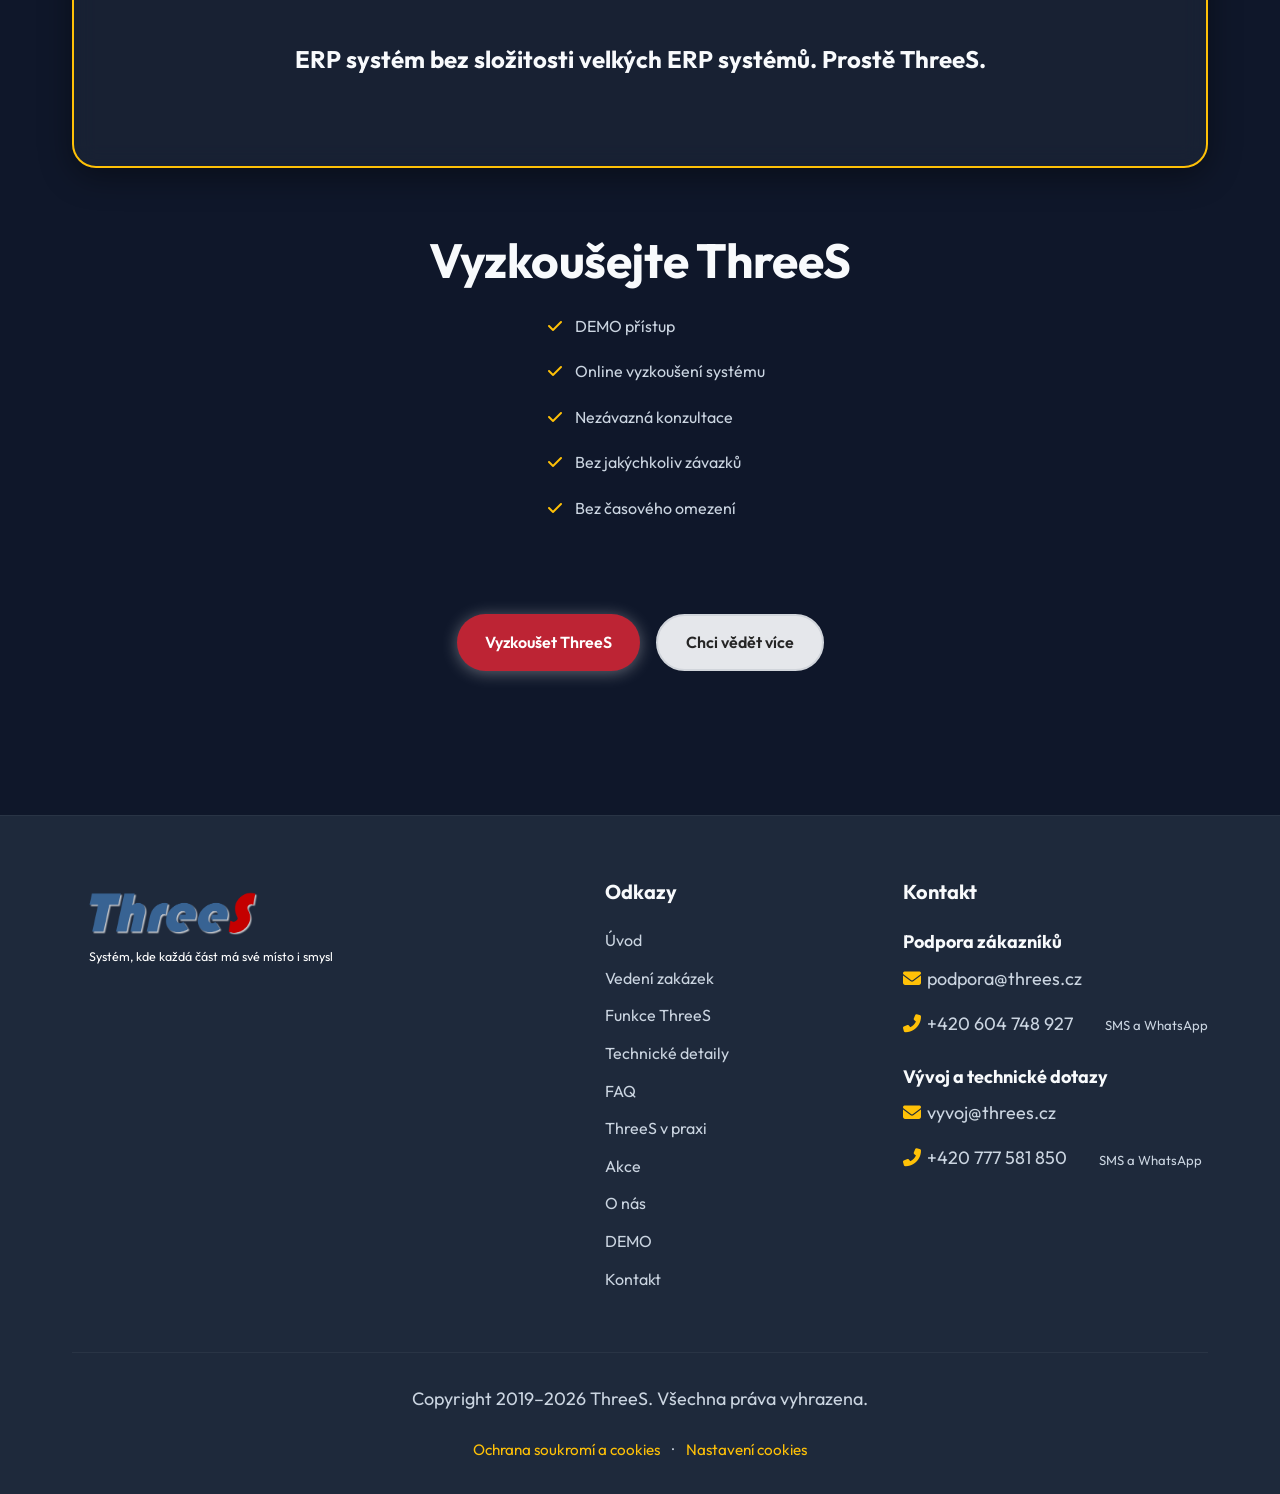
<file: vedeni-zakazek.html>
<!DOCTYPE html>

<html lang="cs">
<head><script>try{if(localStorage.getItem('threes-theme')!=='light')document.documentElement.setAttribute('data-theme','dark')}catch(e){document.documentElement.setAttribute('data-theme','dark')}</script>
<meta charset="utf-8"/>
<meta content="width=device-width, initial-scale=1.0" name="viewport"/>
<title>Systém pro vedení zakázek pro malé firmy | ThreeS</title>
<meta content="Systém pro vedení zakázek, dokumentace a nákladů v jednom přehledném prostředí. ThreeS pomáhá malým firmám řídit zakázky bez chaosu." name="description"/>
<meta content="vedení zakázek, software na zakázky, řízení zakázkové výroby, evidence nákladů a termínů" name="keywords"/>
<link href="https://threes.cz/vedeni-zakazek.html" rel="canonical"/>
<!-- Open Graph / Facebook -->
<meta content="website" property="og:type"/>
<meta content="https://threes.cz/vedeni-zakazek.html" property="og:url"/>
<meta content="Systém pro vedení zakázek pro malé firmy | ThreeS" property="og:title"/>
<meta content="Systém pro vedení zakázek, dokumentace a nákladů v jednom přehledném prostředí. ThreeS pomáhá malým firmám řídit zakázky bez chaosu." property="og:description"/>
<meta content="https://threes.cz/images/obrazek_3.jpg" property="og:image"/>
<link href="images/favicon_threes.png" rel="icon" type="image/png"/>
<link href="style.css?v=20261101-mobile-menu" rel="stylesheet"/>
<link href="https://cdnjs.cloudflare.com/ajax/libs/font-awesome/6.4.0/css/all.min.css" rel="stylesheet"/>
</head>
<body class="page-vedeni-zakazek">
<div class="bg-blobs">
<div class="blob blob-1"></div>
<div class="blob blob-2"></div>
</div>
<!-- Header -->
<header>
<div class="container nav-container">
<a class="logo" href="index.html">
<img alt="ThreeS – oficiální logo" id="nav-logo" src="images/logo_ThreeS_final.png"/>
</a>
<button aria-controls="primary-navigation" aria-expanded="false" aria-label="Otevřít menu" class="menu-toggle" hidden type="button">
<svg aria-hidden="true" viewBox="0 0 24 24"><path class="menu-open-icon" d="M3 6h18M3 12h18M3 18h18"/><path class="menu-close-icon" d="m6 6 12 12M18 6 6 18"/></svg>
<span>Menu</span>
</button>
<nav aria-label="Hlavní navigace" class="nav-links" id="primary-navigation"><a href="index.html">Úvod</a><a href="vedeni-zakazek.html">Vedení zakázek</a><a href="funkce.html">Funkce ThreeS</a><a href="technicke-detaily.html">Technické detaily</a><a href="faq.html">FAQ</a><a href="threes-praxe.html">ThreeS v praxi</a><a href="akce.html">Akce</a><a href="o-nas.html">O nás</a><a href="demo.html">DEMO</a><a href="kontakt.html">Kontakt</a></nav>
<button aria-label="Přepnout motiv" class="theme-toggle" id="theme-toggle">
<i class="fas fa-moon"></i>
</button>
</div>
</header>
<!-- Page Header -->
<section class="page-header">
<div class="container reveal">
<h1>Systém vedení zakázek pro malé firmy</h1>
<p style="font-size: 1.25rem; max-width: 800px; margin: 0 auto;">Komplexní správa firemních procesů, projektů a dokumentace.<br/>ThreeS není účetním programem, ThreeS je správcem informací.</p>
</div>
</section>
<!-- Content Section -->
<section class="section" style="padding-top: 2rem;">
<div class="container">
<!-- Comparison Grid (Předtím / Potom) -->
<div class="hero-grid" style="margin-bottom: 6rem; align-items: stretch;">
<!-- Předtím -->
<div class="glass-card reveal jobs-comparison jobs-comparison-1" style="display: flex; flex-direction: column; justify-content: space-between; border:1px solid var(--threes-yellow);;border:2px solid #bd2434 !important;">
<div>
<h2 style="color: var(--threes-red); border-bottom: 2px solid rgba(189,36,52,.35); padding-bottom: 1rem; margin-bottom: 2rem;">Taky to máte takhle?</h2>
<ul class="detail-list" style="margin-bottom: 2rem;">
<li>zakázky jsou v Excelu</li>
<li>dokumenty v e-mailech</li>
<li>náklady se počítají ručně</li>
<li>nikdo nezná aktuální stav zakázky</li>
</ul>
</div>
<div class="img-wrapper" style="text-align: center;">
<img alt="Zmatek před ThreeS" class="module-img" src="images/obrazek_2.jpg" style="max-height: 250px; object-fit: contain; width: auto; max-width: 100%; border-radius: 12px;"/>
</div>
</div>
<!-- Potom -->
<div class="glass-card reveal jobs-comparison jobs-comparison-2" style="display: flex; flex-direction: column; justify-content: space-between; border-color: var(--threes-yellow);;border:2px solid #74b83f !important;">
<div>
<h2 style="color: var(--threes-green); border-bottom: 2px solid rgba(136,149,74,.35); padding-bottom: 1rem; margin-bottom: 2rem;">Vše pohromadě</h2>
<ul class="detail-list" style="margin-bottom: 2rem;">
<li>přehled všech zakázek včetně historie</li>
<li>dokumenty a komunikace na jednom místě</li>
<li>okamžitý přehled nákladů a termínů</li>
<li>evidence zaměstnanců</li></ul>
</div>
<div class="img-wrapper" style="text-align: center;">
<img alt="Pořádek s ThreeS" class="module-img" src="images/obrazek_3.jpg" style="max-height: 250px; object-fit: contain; width: auto; max-width: 100%; border-radius: 12px;"/>
</div>
</div>
</div>
<p class="excel-seo-intro">Hledáte <strong>alternativu k Excelu pro evidenci zakázek</strong>? ThreeS propojuje zakázky, dokumenty, náklady a další firemní informace do jednoho systému. Místo skládání údajů z několika tabulek získáte přehled o skutečných nákladech a průběhu zakázky.</p>
<div class="glass-card reveal jobs-info-card" style="text-align: center; padding: 4rem; margin-bottom: 4rem;;border:2px solid #ffc107 !important;">
<h2 style="margin-bottom: 2rem;">ThreeS je informační systém navržený speciálně pro malé firmy</h2>
<div style="display: flex; justify-content: center; gap: 3rem; flex-wrap: wrap; margin-bottom: 3rem;">
<div style="flex: 1; min-width: 200px;">
<i class="fas fa-rocket" style="font-size: 2.5rem; color: var(--accent-color); margin-bottom: 1rem;"></i>
<h3 style="font-size: 1.25rem;">Jednoduché nasazení</h3>
</div>
<div style="flex: 1; min-width: 200px;">
<i class="fas fa-desktop" style="font-size: 2.5rem; color: var(--accent-color); margin-bottom: 1rem;"></i>
<h3 style="font-size: 1.25rem;">Přehledné ovládání</h3>
</div>
<div style="flex: 1; min-width: 200px;">
<i class="fas fa-ban" style="font-size: 2.5rem; color: var(--accent-color); margin-bottom: 1rem;"></i>
<h3 style="font-size: 1.25rem;">Žádné složité implementace</h3>
</div>
</div>
<p style="font-size: 1.5rem; font-weight: bold; color: var(--text-primary);">
                    ERP systém bez složitosti velkých ERP systémů. Prostě ThreeS.
                </p>
</div>
<!-- CTA -->
<div class="cta-box reveal" style="text-align: center;">
<h2>Vyzkoušejte ThreeS</h2>
<ul class="detail-list" style="display: inline-block; text-align: left; margin-bottom: 2.5rem;">
<li class="check-only"><i class="fas fa-check" style="color: var(--accent-color); margin-right: 10px;"></i> DEMO přístup</li>
<li class="check-only"><i class="fas fa-check" style="color: var(--accent-color); margin-right: 10px;"></i> Online vyzkoušení systému</li>
<li class="check-only"><i class="fas fa-check" style="color: var(--accent-color); margin-right: 10px;"></i> Nezávazná konzultace</li>
<li class="check-only"><i class="fas fa-check" style="color: var(--accent-color); margin-right: 10px;"></i> Bez jakýchkoliv závazků</li>
<li class="check-only"><i class="fas fa-check" style="color: var(--accent-color); margin-right: 10px;"></i> Bez časového omezení</li>
</ul>
<div class="hero-actions" style="justify-content: center;">
<a class="btn demo-cta btn-primary" href="demo.html">Vyzkoušet ThreeS</a>
<a class="contact-whatsapp btn btn-outline more-info-white" data-whatsapp-fallback="mailto:podpora@threes.cz?subject=Chci%20v%C4%9Bd%C4%9Bt%20v%C3%ADce%20o%20ThreeS" href="https://wa.me/420604748927?text=Zaj%C3%ADm%C3%A1%20m%C4%9B%20ThreeS" target="_blank" rel="noopener noreferrer">Chci vědět více</a>
</div>
<div style="margin-top: 3rem;">
</div>
</div>
</div>
</section>
<!-- Footer -->
<footer>
<div class="container">
<div class="footer-grid">
<div class="footer-col">
<a class="logo" href="index.html" style="margin-bottom: 1rem; display: inline-flex;">
<img alt="ThreeS – oficiální logo" src="images/logo_ThreeS_final.png"/>
</a>
<p class="footer-slogan-white">Systém, kde každá část má své místo i smysl</p>
</div>
<div class="footer-col">
<h3>Odkazy</h3>
<ul class="footer-links"><li><a href="index.html">Úvod</a></li><li><a href="vedeni-zakazek.html">Vedení zakázek</a></li><li><a href="funkce.html">Funkce ThreeS</a></li><li><a href="technicke-detaily.html">Technické detaily</a></li><li><a href="faq.html">FAQ</a></li><li><a href="threes-praxe.html">ThreeS v praxi</a></li><li><a href="akce.html">Akce</a></li><li><a href="o-nas.html">O nás</a></li><li><a href="demo.html">DEMO</a></li><li><a href="kontakt.html">Kontakt</a></li></ul>
</div>
<div class="footer-col footer-contact">
<h3>Kontakt</h3>
<p style="font-weight: bold; margin-bottom: 0.5rem; color: var(--text-primary);">Podpora zákazníků</p>
<p><a href="mailto:podpora@threes.cz" style="color: inherit; text-decoration: none;"><i class="fas fa-envelope" style="color: var(--threes-yellow); width: 20px;"></i> podpora@threes.cz</a></p>
<p><a href="tel:+420604748927" style="color: inherit; text-decoration: none;"><i class="fas fa-phone-alt" style="color: var(--threes-yellow); width: 20px;"></i> +420 604 748 927</a><span class="contact-methods">SMS a WhatsApp</span></p>
<p style="font-weight: bold; margin-top: 1.5rem; margin-bottom: 0.5rem; color: var(--text-primary);">Vývoj a technické dotazy</p>
<p><a href="mailto:vyvoj@threes.cz" style="color: inherit; text-decoration: none;"><i class="fas fa-envelope" style="color: var(--threes-yellow); width: 20px;"></i> vyvoj@threes.cz</a></p>
<p><a href="tel:+420777581850" style="color: inherit; text-decoration: none;"><i class="fas fa-phone-alt" style="color: var(--threes-yellow); width: 20px;"></i> +420 777 581 850</a><span class="contact-methods">SMS a WhatsApp</span></p>
</div>
</div>
<div class="footer-bottom">
<p>Copyright 2019–<span class="current-year">2026</span> ThreeS. Všechna práva vyhrazena.</p>
<p class="footer-legal-links">
<a href="ochrana-soukromi.html">Ochrana soukromí a cookies</a>
<span aria-hidden="true">·</span>
<a data-cookie-settings="" href="#">Nastavení cookies</a>
</p>
</div>
</div>
</footer>
<!-- Scripts -->
<script src="cookie-consent.js"></script>
<script src="script.js?v=20261101-mobile-menu"></script>
<script src="year.js"></script><script src="akce-visibility.js"></script></body>
</html>
</file>
<file: style.css>
/* style.css */
@import url('https://fonts.googleapis.com/css2?family=Outfit:wght@300;400;500;600;700;800&display=swap');

:root {
    /* Light Mode Variables */
    --bg-primary: #f8fafc;
    --bg-secondary: #ffffff;
    --text-primary: #0f172a;
    --text-secondary: #475569;
    --accent-color: #26558a;
    --accent-hover: #1d426d;
    --accent-light: rgba(59, 130, 246, 0.1);

    --header-bg: rgba(255, 255, 255, 0.8);
    --card-bg: rgba(255, 255, 255, 0.6);
    --card-border: rgba(255, 255, 255, 0.4);
    --glass-shadow: 0 8px 32px 0 rgba(31, 38, 135, 0.07);
    --glass-backdrop: blur(12px);

    --transition: all 0.3s cubic-bezier(0.4, 0, 0.2, 1);
}

[data-theme="dark"] {
    /* Dark Mode Variables */
    --bg-primary: #0f172a;
    --bg-secondary: #1e293b;
    --text-primary: #f8fafc;
    --text-secondary: #cbd5e1;
    --accent-color: #7ea5d0;
    --accent-hover: #a7c4e2;
    --accent-light: rgba(96, 165, 250, 0.15);

    --header-bg: rgba(15, 23, 42, 0.85);
    --card-bg: rgba(30, 41, 59, 0.6);
    --card-border: rgba(255, 255, 255, 0.05);
    --glass-shadow: 0 8px 32px 0 rgba(0, 0, 0, 0.4);
}

* {
    margin: 0;
    padding: 0;
    box-sizing: border-box;
}

html {
    scroll-behavior: smooth;
}

body {
    font-family: 'Outfit', sans-serif;
    background-color: var(--bg-primary);
    color: var(--text-primary);
    line-height: 1.6;
    transition: background-color var(--transition), color var(--transition);
    overflow-x: hidden;
}

/* Background elements */
.bg-blobs {
    position: fixed;
    top: 0;
    left: 0;
    width: 100vw;
    height: 100vh;
    z-index: -1;
    overflow: hidden;
    pointer-events: none;
}

.blob {
    position: absolute;
    border-radius: 50%;
    filter: blur(80px);
    opacity: 0.6;
    animation: float 10s infinite alternate ease-in-out;
}

.blob-1 {
    top: -10%;
    left: -10%;
    width: 50vw;
    height: 50vw;
    background: rgba(59, 130, 246, 0.2);
    animation-delay: 0s;
}

.blob-2 {
    bottom: -10%;
    right: -10%;
    width: 40vw;
    height: 40vw;
    background: rgba(147, 51, 234, 0.2);
    animation-delay: -5s;
}

[data-theme="dark"] .blob-1 {
    background: rgba(37, 99, 235, 0.3);
}

[data-theme="dark"] .blob-2 {
    background: rgba(126, 34, 206, 0.3);
}

@keyframes float {
    0% {
        transform: translate(0, 0) scale(1);
    }

    100% {
        transform: translate(5%, 5%) scale(1.1);
    }
}

/* Typography */
h1,
h2,
h3,
h4,
h5,
h6 {
    font-weight: 700;
    line-height: 1.2;
    margin-bottom: 1rem;
    color: var(--text-primary);
}

h1 {
    font-size: 3.5rem;
    letter-spacing: -0.02em;
}

h2 {
    font-size: 2.5rem;
    letter-spacing: -0.01em;
}

h3 {
    font-size: 1.75rem;
}

p {
    margin-bottom: 1.5rem;
    color: var(--text-secondary);
    font-size: 1.125rem;
}

a {
    color: var(--accent-color);
    text-decoration: none;
    transition: var(--transition);
}

a:hover {
    color: var(--accent-hover);
}

/* Common Layout */
.container {
    width: 100%;
    max-width: 1200px;
    margin: 0 auto;
    padding: 0 2rem;
}

.section {
    padding: 6rem 0;
}

/* Header & Navigation */
header {
    position: fixed;
    top: 0;
    left: 0;
    width: 100%;
    z-index: 1000;
    background: var(--header-bg);
    backdrop-filter: var(--glass-backdrop);
    -webkit-backdrop-filter: var(--glass-backdrop);
    border-bottom: 1px solid var(--card-border);
    transition: var(--transition);
}

header.scrolled {
    box-shadow: var(--glass-shadow);
}

.nav-container {
    display: flex;
    justify-content: space-between;
    align-items: center;
    min-height: 80px;
    padding: 1rem 0;
    flex-wrap: wrap;
    gap: 1rem;
}

.logo {
    display: flex;
    align-items: center;
    gap: 1rem;
    font-weight: 800;
    font-size: 1.75rem;
    color: var(--text-primary);
}

.logo img {
    height: 40px;
    width: auto;
    mix-blend-mode: multiply;
    /* Make the white background transparent against the light container */
}

[data-theme="dark"] .logo img {
    /* Invert colors: white bg becomes black, colored text becomes inverted.
       Hue-rotate: restores original color hues.
       Brightness: slightly boosts the text visibility. */
    filter: invert(1) hue-rotate(180deg) brightness(1.2);
    /* Drop the black background against the dark container */
    mix-blend-mode: screen;
}

.nav-links {
    display: flex;
    flex-wrap: wrap;
    gap: 1.5rem;
    align-items: center;
    justify-content: center;
}

.nav-links a {
    color: var(--text-primary);
    font-weight: 500;
    font-size: 1.05rem;
    position: relative;
}

.nav-links a::after {
    content: '';
    position: absolute;
    width: 0;
    height: 2px;
    bottom: -4px;
    left: 0;
    background-color: var(--accent-color);
    transition: var(--transition);
}

.nav-links a:hover::after,
.nav-links a.nav-active::after {
    width: 100%;
}

.nav-links a.nav-active {
    color: var(--accent-color);
    font-weight: 700;
}

.menu-toggle {
    display: none;
    align-items: center;
    justify-content: center;
    gap: 0.5rem;
    min-height: 44px;
    padding: 0.5rem 0.75rem;
    border: 1px solid var(--text-secondary);
    border-radius: 10px;
    background: var(--bg-secondary);
    color: var(--text-primary);
    font: inherit;
    font-weight: 600;
    cursor: pointer;
}

.menu-toggle svg {
    width: 22px;
    height: 22px;
    fill: none;
    stroke: currentColor;
    stroke-width: 2;
    stroke-linecap: round;
}

.menu-toggle .menu-close-icon,
.menu-toggle[aria-expanded="true"] .menu-open-icon {
    display: none;
}

.menu-toggle[aria-expanded="true"] .menu-close-icon {
    display: block;
}

.menu-toggle:focus-visible,
.nav-links a:focus-visible {
    outline: 3px solid var(--threes-yellow, #ffc107);
    outline-offset: 3px;
}

/* Buttons & Controls */
.btn {
    display: inline-flex;
    align-items: center;
    justify-content: center;
    padding: 0.875rem 1.75rem;
    border-radius: 9999px;
    font-weight: 600;
    font-size: 1rem;
    cursor: pointer;
    transition: var(--transition);
    border: none;
    gap: 0.5rem;
}

.btn-primary {
    background: var(--accent-color);
    color: #fff;
    box-shadow: 0 4px 14px 0 rgba(59, 130, 246, 0.39);
}

.btn-primary:hover {
    background: var(--accent-hover);
    transform: translateY(-2px);
    box-shadow: 0 6px 20px rgba(59, 130, 246, 0.4);
    color: #fff;
}

.btn-outline {
    background: transparent;
    border: 2px solid var(--accent-color);
    color: var(--accent-color);
}

.btn-outline:hover {
    background: var(--accent-light);
    transform: translateY(-2px);
}

.theme-toggle {
    background: var(--accent-light);
    border: none;
    width: 44px;
    height: 44px;
    border-radius: 50%;
    cursor: pointer;
    display: flex;
    align-items: center;
    justify-content: center;
    color: var(--accent-color);
    transition: var(--transition);
}

.theme-toggle:hover {
    background: var(--accent-color);
    color: #fff;
    transform: rotate(15deg);
}

/* Hero Section */
.hero {
    min-height: 100vh;
    display: flex;
    align-items: center;
    padding-top: 130px;
    position: relative;
}

.hero-grid {
    display: grid;
    grid-template-columns: 1fr 1fr;
    gap: 4rem;
    align-items: center;
}

.hero-content h1 {
    margin-bottom: 1.5rem;
    color: #ffffff;
}

.hero-actions {
    display: flex;
    gap: 1rem;
    margin-top: 2rem;
}

.hero-image-wrap {
    position: relative;
}

.glass-card {
    background: var(--card-bg);
    backdrop-filter: var(--glass-backdrop);
    -webkit-backdrop-filter: var(--glass-backdrop);
    border: 1px solid var(--card-border);
    border-radius: 24px;
    padding: 2.5rem;
    box-shadow: var(--glass-shadow);
    transition: transform 0.3s ease, box-shadow 0.3s ease;
}

.hero-image-wrap .glass-card {
    padding: 1rem;
    transform-style: preserve-3d;
    perspective: 1000px;
    animation: float-card 6s infinite ease-in-out;
}

@keyframes float-card {

    0%,
    100% {
        transform: translateY(0) rotateX(2deg) rotateY(-2deg);
    }

    50% {
        transform: translateY(-15px) rotateX(-2deg) rotateY(2deg);
    }
}

.hero-image-wrap img {
    width: 100%;
    height: auto;
    border-radius: 16px;
    display: block;
}

/* Features Section */
.features-grid {
    display: grid;
    grid-template-columns: repeat(auto-fit, minmax(300px, 1fr));
    gap: 2rem;
    margin-top: 3rem;
}

.feature-card {
    padding: 2rem;
    height: 100%;
}

.feature-card:hover {
    transform: translateY(-5px);
    box-shadow: 0 15px 35px rgba(0, 0, 0, 0.1);
}

[data-theme="dark"] .feature-card:hover {
    box-shadow: 0 15px 35px rgba(0, 0, 0, 0.4);
}

.feature-icon {
    width: 60px;
    height: 60px;
    background: var(--accent-light);
    color: var(--accent-color);
    border-radius: 16px;
    display: flex;
    align-items: center;
    justify-content: center;
    font-size: 1.5rem;
    margin-bottom: 1.5rem;
}

/* Modules Section */
.img-left {
    grid-template-columns: 1fr 1fr;
    gap: 4rem;
    align-items: center;
    margin-bottom: 6rem;
}

.img-right {
    grid-template-columns: 1fr 1fr;
    gap: 4rem;
    align-items: center;
    margin-bottom: 6rem;
}

.module-img {
    width: 100%;
    border-radius: 16px;
    box-shadow: var(--glass-shadow);
}

/* CTA Section */
.cta-section {
    text-align: center;
    position: relative;
    padding: 8rem 0;
    overflow: hidden;
}

.cta-box {
    max-width: 800px;
    margin: 0 auto;
    position: relative;
    z-index: 2;
}

.cta-box h2 {
    font-size: 3rem;
    margin-bottom: 1.5rem;
}

/* Footer */
footer {
    background: var(--bg-secondary);
    padding: 4rem 0 2rem;
    border-top: 1px solid var(--card-border);
}

.footer-grid {
    display: grid;
    grid-template-columns: 2fr 1fr 1fr;
    gap: 4rem;
    margin-bottom: 3rem;
}

.footer-col h3 {
    font-size: 1.25rem;
    margin-bottom: 1.5rem;
}

.footer-links {
    list-style: none;
}

.footer-links li {
    margin-bottom: 0.75rem;
}

.footer-links a {
    color: var(--text-secondary);
}

.footer-links a:hover {
    color: var(--accent-color);
}

.footer-contact p {
    display: flex;
    align-items: center;
    gap: 0.75rem;
    margin-bottom: 1rem;
}

.footer-bottom {
    text-align: center;
    padding-top: 2rem;
    border-top: 1px solid var(--card-border);
    color: var(--text-secondary);
}

.footer-legal-links {
    display: flex;
    justify-content: center;
    flex-wrap: wrap;
    gap: 0.75rem;
    margin: 0.75rem 0 0;
    font-size: 0.95rem;
}

.footer-legal-links a {
    color: var(--text-secondary);
}

.footer-legal-links a:hover {
    color: var(--accent-color);
}

/* Cookie consent */
.cookie-banner {
    position: fixed;
    right: 1rem;
    bottom: 1rem;
    left: 1rem;
    z-index: 2000;
    display: flex;
    align-items: center;
    justify-content: space-between;
    gap: 1.5rem;
    max-width: 1180px;
    margin: 0 auto;
    padding: 1.25rem 1.5rem;
    background: var(--bg-secondary);
    border: 1px solid var(--card-border);
    border-radius: 18px;
    box-shadow: 0 16px 40px rgba(15, 23, 42, 0.22);
}

.cookie-banner__content {
    flex: 1;
}

.cookie-banner h2 {
    margin-bottom: 0.35rem;
    font-size: 1.25rem;
}

.cookie-banner p {
    margin-bottom: 0.35rem;
    font-size: 0.98rem;
}

.cookie-banner a {
    font-size: 0.95rem;
    font-weight: 600;
}

.cookie-banner__actions {
    display: flex;
    flex-shrink: 0;
    flex-wrap: wrap;
    justify-content: flex-end;
    gap: 0.75rem;
}

.cookie-banner__actions .btn {
    white-space: nowrap;
}

/* Animations (Scroll reveal) */
.reveal {
    opacity: 0;
    transform: translateY(30px);
    transition: all 0.8s ease-out;
}

.reveal.active {
    opacity: 1;
    transform: translateY(0);
}

/* Details Page specific */
.page-header {
    padding: 12rem 0 4rem;
    text-align: center;
    background: linear-gradient(180deg, var(--bg-secondary) 0%, var(--bg-primary) 100%);
}

.detail-content {
    max-width: 800px;
    margin: 0 auto;
    background: var(--card-bg);
    backdrop-filter: var(--glass-backdrop);
    -webkit-backdrop-filter: var(--glass-backdrop);
    border: 1px solid var(--card-border);
    border-radius: 24px;
    padding: 3rem;
    box-shadow: var(--glass-shadow);
}

.detail-section {
    margin-bottom: 3rem;
}

.detail-section:last-child {
    margin-bottom: 0;
}

.detail-section h3 {
    color: var(--accent-color);
    border-bottom: 1px dashed var(--card-border);
    padding-bottom: 0.5rem;
    margin-bottom: 1.5rem;
    display: flex;
    align-items: center;
    gap: 0.75rem;
}

.detail-list {
    list-style: none;
}

.detail-list li {
    position: relative;
    padding-left: 2rem;
    margin-bottom: 1.25rem;
    color: var(--text-secondary);
}

.detail-list li::before {
    content: '→';
    position: absolute;
    left: 0;
    color: var(--accent-color);
    font-weight: bold;
}

.detail-list strong {
    color: var(--text-primary);
}

.faq-block {
    max-width: 900px;
    margin-left: auto;
    margin-right: auto;
}

.faq-heading {
    text-align: center;
    margin-bottom: 2rem;
}

.faq-list {
    display: grid;
    gap: 1rem;
}

.faq-item {
    background: var(--card-bg);
    backdrop-filter: var(--glass-backdrop);
    -webkit-backdrop-filter: var(--glass-backdrop);
    border: 1px solid var(--card-border);
    border-radius: 20px;
    box-shadow: var(--glass-shadow);
    padding: 1.5rem 1.75rem;
}

.faq-item summary {
    list-style: none;
    cursor: pointer;
    font-size: 1.15rem;
    font-weight: 700;
    color: var(--text-primary);
    padding-right: 2rem;
    position: relative;
}

.faq-item summary::-webkit-details-marker {
    display: none;
}

.faq-item summary::after {
    content: '+';
    position: absolute;
    right: 0;
    top: 50%;
    transform: translateY(-50%);
    color: var(--accent-color);
    font-size: 1.5rem;
    line-height: 1;
}

.faq-item[open] summary::after {
    content: '−';
}

.faq-item p {
    margin: 1rem 0 0;
}

.faq-item a {
    color: var(--accent-color);
    text-decoration: underline;
    font-weight: 600;
}

.faq-item a:hover {
    color: var(--text-primary);
}

/* Responsive */
@media (max-width: 992px) {

    .hero-grid,
    .img-left,
    .img-right,
    .footer-grid {
        grid-template-columns: 1fr;
        gap: 3rem;
    }

    .img-right .glass-card:first-child {
        order: 2;
    }

    h1 {
        font-size: 2.75rem;
    }

    h2 {
        font-size: 2rem;
    }
}

@media (max-width: 768px) {
    .nav-container {
        flex-wrap: nowrap;
        gap: 0.5rem;
        padding: 0.75rem 1rem;
    }

    .nav-container > .logo {
        margin-right: auto;
        min-width: 0;
    }

    .nav-container > .theme-toggle {
        flex-shrink: 0;
    }

    .menu-toggle:not([hidden]) {
        display: inline-flex;
        flex-shrink: 0;
    }

    .nav-links {
        display: none;
        position: absolute;
        top: 100%;
        left: 0;
        right: 0;
        padding: 1rem;
        max-height: calc(100vh - 80px);
        max-height: calc(100dvh - 80px);
        overflow-y: auto;
        overscroll-behavior: contain;
        background: var(--bg-secondary);
        border-bottom: 1px solid var(--text-secondary);
        box-shadow: var(--glass-shadow);
    }

    .nav-links.is-open {
        display: flex;
        flex-direction: column;
        align-items: stretch;
        flex-wrap: nowrap;
    }

    header .nav-links a {
        display: flex;
        align-items: center;
        min-height: 44px;
        padding: 0.5rem 0.75rem;
        border-radius: 8px;
        color: var(--text-primary) !important;
    }

    header .nav-links a:hover,
    header .nav-links a.nav-active {
        background: var(--accent-light);
        color: var(--text-primary) !important;
    }

    header .nav-links a::after {
        display: none;
    }

    .section {
        padding: 4rem 0;
    }

    .hero {
        padding-top: 100px;
        min-height: auto;
    }

    .cookie-banner {
        align-items: stretch;
        flex-direction: column;
        gap: 1rem;
        padding: 1.25rem;
    }

    .cookie-banner__actions {
        justify-content: stretch;
    }

    .cookie-banner__actions .btn {
        flex: 1 1 12rem;
    }
}

/* Tooltip Styles */
[data-tooltip] {
    position: relative;
    display: inline-block;
    cursor: pointer;
}

[data-tooltip]::after {
    content: attr(data-tooltip);
    position: absolute;
    bottom: 110%;
    left: 50%;
    transform: translateX(-50%) translateY(10px);
    background-color: var(--accent-color);
    color: #fff;
    padding: 0.75rem 1.25rem;
    border-radius: 8px;
    font-size: 0.95rem;
    font-weight: 600;
    white-space: nowrap;
    opacity: 0;
    visibility: hidden;
    transition: all 0.3s cubic-bezier(0.68, -0.55, 0.265, 1.55);
    box-shadow: 0 10px 25px rgba(59, 130, 246, 0.4);
    z-index: 100;
    pointer-events: none;
}

[data-tooltip]::before {
    content: '';
    position: absolute;
    bottom: 105%;
    left: 50%;
    transform: translateX(-50%);
    border-width: 6px;
    border-style: solid;
    border-color: var(--accent-color) transparent transparent transparent;
    opacity: 0;
    visibility: hidden;
    transition: all 0.3s cubic-bezier(0.68, -0.55, 0.265, 1.55);
    z-index: 100;
}

[data-tooltip]:hover::after {
    opacity: 1;
    visibility: visible;
    transform: translateX(-50%) translateY(0);
}

[data-tooltip]:hover::before {
    opacity: 1;
    visibility: visible;
}

/* ThreeS 2026 – sjednocené vizuální prvky */
:root { --threes-blue: #26558a; --threes-red: #bd2434; --threes-green: #788b38; }
.logo img, [data-theme="dark"] .logo img { filter: none !important; mix-blend-mode: normal !important; height: 48px; }
.nav-links { flex-wrap: wrap; gap: .8rem !important; }
.nav-links a { font-size: .88rem; }
.feature-grid-v2 { display:grid; grid-template-columns:repeat(auto-fit,minmax(260px,1fr)); gap:1.25rem; margin:2rem 0; }
.feature-grid-v2 .glass-card, .feature-grid-v2 .detail-section { padding:1.5rem; }
.feature-grid-v2 h2 { font-size:1.25rem; }
.action-panel { padding:2.5rem; border-top:5px solid var(--threes-red); }
.action-panel h2 { color:var(--threes-red); }
.faq-block { max-width:1000px; margin:auto; }
.hero-content h1 { line-height:1.18; }
@media(max-width:750px) {.logo img,[data-theme="dark"] .logo img{height:38px}.action-panel{padding:1.25rem}}

/* ThreeS – třetí pracovní verze */
:root {--threes-yellow:#ffc107;--threes-green:#88954a;--threes-red:#bd2434;}
.logo img,[data-theme="dark"] .logo img {height:58px !important;filter:none !important;}
.nav-links a {font-size:1rem !important;color:#fff !important;}
.nav-links a.nav-active,.nav-links a:hover {color:rgb(255,193,7) !important;}
.nav-links a.nav-active::after {background:rgb(255,193,7) !important;}
header {background:#121d30 !important;}
.demo-cta {background:var(--threes-red) !important;border-color:var(--threes-red) !important;color:#fff !important;}
.homepage-motto {font-size:1.5rem;font-weight:700;margin-top:1.2rem;color:var(--text-primary);}
.contact-methods {font-size:.8rem;white-space:nowrap;color:var(--text-secondary);}
.full-width-detail {grid-column:1/-1;width:100%;}
.faq-block {margin-bottom:2rem;}
.action-hero {min-height:300px;padding:3rem;display:flex;flex-direction:column;justify-content:center;border-top:5px solid var(--threes-red);background:linear-gradient(120deg,rgba(189,36,52,.14),transparent 65%);}
.action-hero h2 {color:var(--threes-red);}
.equal-case-card,.about-equal {height:100%;}
.about-wide {width:100%;grid-column:1/-1;}
.about-wide img {max-width:100%;height:auto;display:block;margin:1.5rem auto;}
/* Nadpisy, symboly a aktivní navigace v teplé žlutooranžové */
body:has(.feature-grid-v2) .detail-section h3 {color:#ffc107 !important;}
.feature-icon i {color:#ffc107 !important;}
@media(max-width:950px){.nav-links a{font-size:.9rem !important}.logo img,[data-theme="dark"] .logo img{height:49px !important}}

/* ThreeS – pracovní verze 04 */
:root{--threes-yellow:#ffc107;--threes-red:#bd2434;--threes-green:#88954a}
.logo img,[data-theme="dark"] .logo img{height:67px !important}
@media(max-width:950px){.logo img,[data-theme="dark"] .logo img{height:56px !important}}
.nav-links a:hover::after,.nav-links a.nav-active::after{background:var(--threes-yellow) !important}
.demo-cta{box-shadow:0 2px 16px rgba(255,255,255,.34) !important}
.footer-col .contact-methods{display:block;margin-left:20px;margin-top:3px;font-size:.82rem}
.footer-contact p a[href^="tel:"]{white-space:nowrap}
.footer-contact i{color:var(--threes-yellow) !important}
.footer-col .logo+p{font-size:1.12rem !important;line-height:1.5}
.center-heading{text-align:center}
body:has(.feature-grid-v2) .detail-section h3,body:has(.feature-grid-v2) .detail-section h3 i{color:var(--threes-yellow) !important}
body:has(.feature-grid-v2) .detail-section:last-child{grid-column:1/-1}
body:has(.feature-grid-v2) .detail-section h3 .fa-plus,.fa-plus{color:var(--threes-yellow)}
body:has(.page-header) .fa-rocket,body:has(.page-header) .fa-desktop,body:has(.page-header) .fa-stopwatch{color:var(--threes-yellow) !important}
body:has(.page-header) .fa-check{color:var(--threes-yellow) !important}
.case-orange{border:1px solid var(--threes-yellow) !important}.case-red{border:1px solid var(--threes-red) !important}
.case-orange li,.case-red li{color:#fff;list-style:none !important}.case-orange li::before,.case-red li::before{content:'✓';color:#fff;margin-right:.65rem;font-weight:800}
.about-story-grid{display:grid;grid-template-columns:repeat(2,minmax(0,1fr));gap:2rem;align-items:stretch}.about-story-grid>.glass-card{height:100%;margin:0 !important}
@media(max-width:760px){.about-story-grid{grid-template-columns:1fr}}
.bonsai-description{text-align:center;font-size:1.15rem;line-height:1.7;max-width:850px;margin:1.4rem auto 0}
body:has(.contact-page) a:not(.btn):hover{color:var(--threes-yellow)}

/* ThreeS pracovní verze 05 – sjednocení požadovaných barev a rozložení */
:root { --threes-green:#74b83f; --threes-yellow:#ffc107; }
.more-info-white, a.more-info-white, a.more-info-white.btn-outline { background:#fff !important;color:#252525 !important;border-color:#fff !important; }
.more-info-white:hover { background:#f1f1f1 !important; }
.footer-slogan-white {color:#fff !important;}
.homepage-motto {margin-top:1rem;}
.hero-actions {margin-bottom:1.25rem;}


.feature-icon .fa-ban,.feature-icon .fa-times-circle {color:var(--threes-yellow) !important;}
.process-illustration {grid-column:1/-1;text-align:center;margin:2rem auto;width:100%;}
.centered-cta {text-align:center !important;}
.centered-cta p {text-align:center;}
.case-solution-green {border:1px solid var(--threes-green) !important;}
.case-solution-green h2 {color:var(--threes-green) !important;}
.detail-list li {list-style:none !important;}
.case-orange .detail-list li::before,.case-red .detail-list li::before {content:'✓' !important;color:#fff !important;margin-right:.7rem;}
.case-orange .detail-list li,.case-red .detail-list li {color:#fff !important;}
.faq-item summary::after,.faq-item a {color:var(--threes-yellow) !important;}
.technical-card i,.tech-card i {color:var(--threes-yellow) !important;}

/* ThreeS v06 */
:root,[data-theme="dark"]{--accent-color:#ffc107;--accent-hover:#e4a900;--accent-light:rgba(255,193,7,.13)}
.nav-links a::after,.nav-links a:hover::after,.nav-links a.nav-active::after{background:#ffc107 !important}
.theme-toggle,.theme-toggle i,.theme-toggle:hover{color:#ffc107 !important}
.theme-toggle:hover{background:rgba(255,193,7,.18) !important}
.footer-legal-links a,.footer-legal-links a:hover,.cookie-banner a,.cookie-banner a:hover{color:#ffc107 !important}
.cookie-banner .btn,.cookie-banner button{border-color:#ffc107 !important}
.cookie-banner .btn-primary{background:#ffc107 !important;color:#161616 !important}
.cookie-banner .btn-outline{color:#ffc107 !important;background:transparent !important}

.check-only{list-style:none !important}
.check-only::before,.check-only::after{content:none !important;display:none !important}
.check-only .fa-check{color:#ffc107 !important}

body:has(.contact-page) a[href="demo.html"]{color:#ffc107 !important}
.centered-cta .btn + .btn,.centered-cta a.btn + a.btn{margin-left:.65rem}

/* v07: page-specific styles, avoiding cross-page inheritance */
.page-index .hero-content h1{color:#fff !important}
:root:not([data-theme="dark"]) .page-index .hero-content h1{color:#202631 !important}
.page-index .home-three-card{border:1px solid rgb(255,193,7) !important}
.page-index .hero-actions{margin-bottom:.35rem !important}
.page-index .home-line-small{font-size:14px !important}
.page-index .home-line-medium{font-size:18px !important}
.page-index .homepage-motto{font-size:22px !important}
.page-vedeni-zakazek .jobs-comparison-1{border:2px solid #bd2434 !important}
.page-vedeni-zakazek .jobs-comparison-2{border:2px solid #74b83f !important}
.page-vedeni-zakazek .jobs-info-card{border:2px solid #ffc107 !important}
.page-vedeni-zakazek .jobs-comparison .detail-list li{color:#fff !important}
.page-vedeni-zakazek .jobs-comparison .detail-list li::before{content:'✓' !important;color:#fff !important}
.page-technicke-detaily .tech-specific-card{border:1px solid #ffc107 !important}
.page-technicke-detaily .tech-specific-card .detail-list li::before{content:'✓' !important;color:#fff !important}
.page-technicke-detaily .tech-specific-card h3 i{color:#ffc107 !important}
.page-technicke-detaily .features-grid{margin-bottom:2rem !important}
.page-o-nas .about-specific-card{border:1px solid rgb(255,193,7) !important}
.page-o-nas .about-question-heading{color:#fff !important}
:root:not([data-theme="dark"]) .page-o-nas .about-question-heading{color:#fff !important}
.page-kontakt .contact-specific-1{border-top:4px solid var(--threes-red) !important}
.page-kontakt .contact-specific-1>i,.page-kontakt .contact-specific-1>p{color:var(--threes-red) !important}
.page-kontakt .contact-specific-2{border-top:4px solid var(--threes-green) !important}
.page-kontakt .contact-specific-2>i,.page-kontakt .contact-specific-2>p:first-of-type{color:var(--threes-green) !important}
.page-kontakt .contact-specific-3{border-top:4px solid #8b5cf6 !important}
.page-kontakt .contact-specific-3>i,.page-kontakt .contact-specific-3>p{color:#8b5cf6 !important}
.page-kontakt .contact-specific-4{border-top:4px solid #f59e0b !important}
.page-kontakt .contact-specific-4>i,.page-kontakt .contact-specific-4>p:first-of-type{color:#f59e0b !important}
.page-funkce img.features-reduced-image{max-width:66.67% !important;height:auto !important}
:root:not([data-theme="dark"]) .footer-slogan-white{color:var(--text-primary) !important}
:root:not([data-theme="dark"]) .page-threes-praxe .case-orange p,
:root:not([data-theme="dark"]) .page-threes-praxe .case-orange strong,
:root:not([data-theme="dark"]) .page-threes-praxe .case-orange .detail-list li{color:#202631 !important}
:root:not([data-theme="dark"]) .page-threes-praxe .case-orange .detail-list li::before{color:#202631 !important}
.more-info-white,a.more-info-white,a.more-info-white.btn-outline{background:#e5e7eb !important;border-color:#d1d5db !important;color:#252525 !important}
.more-info-white:hover{background:#d1d5db !important}

/* v08 - action only */
.nav-links a.akce-menu-link:not(:hover):not(.nav-active){color:var(--threes-red,#d00019)!important}.nav-links a.akce-menu-link:hover,.nav-links a.akce-menu-link.nav-active{color:#ffc107!important}.page-akce .action-hero{position:relative;padding:0;overflow:hidden;max-width:100%;border-color:var(--threes-red,#d00019)}.page-akce .action-demo-overlay{position:absolute;left:2.1%;top:87.2%;width:32.8%;height:10.8%;border-radius:12px;z-index:2;cursor:pointer}.page-akce .action-demo-overlay:focus-visible{outline:3px solid #ffc107;outline-offset:-3px}

/* v09: pouze Akce – tučnost položky a přesné souřadnice tlačítka v novém obrázku */
.nav-links a.akce-menu-link {font-weight:700 !important}
.page-akce .action-demo-overlay {
  left:4.45%; top:60.0%; width:30.5%; height:4.1%;
}

/* v10: scoped contrast fixes; no other pages or color themes affected */
:root:not([data-theme="dark"]) .page-vedeni-zakazek .jobs-comparison .detail-list li,
:root:not([data-theme="dark"]) .page-vedeni-zakazek .jobs-comparison .detail-list li::before,
:root:not([data-theme="dark"]) .page-threes-praxe .case-red .detail-list li,
:root:not([data-theme="dark"]) .page-threes-praxe .case-red .detail-list li::before {color:#202631 !important}


/* v13 – targeted spacing, illustration sizes and typography */
@media (min-width: 769px) {
  .page-index .hero { min-height: calc(100vh - 80px); }
}
.page-faq .faq-illustration { margin-top: .5rem !important; }
.page-faq .faq-illustration .features-reduced-image { max-width: 733px; }
.page-technicke-detaily .threes-new-illustration { max-width: 733px !important; }
.page-threes-praxe .practice-illustration { max-width: 733px !important; margin-left: auto !important; margin-right: auto !important; }
.footer-slogan-white { font-size: calc(0.95rem - 1pt) !important; }
.page-vedeni-zakazek .excel-seo-intro { text-align: center; font-size: 1.125rem; line-height: 1.7; max-width: 900px; margin: 0 auto 2rem; }

/* v14 – final targeted layout corrections */
/* Remove the conflicting inherited footer font-size and align slogan with logo. */
.footer-col .logo + .footer-slogan-white {
  font-size: 0.78rem !important;
  line-height: 1.35 !important;
  margin: 0.1rem 0 0 !important;
  padding: 0 !important;
  text-align: left !important;
}
.footer-col > .logo { margin-bottom: 0 !important; }
/* Text about replacing Excel: more prominent without changing its location. */
.page-vedeni-zakazek .excel-seo-intro {
  font-size: 1.32rem !important;
  line-height: 1.65 !important;
  text-align: center !important;
}
/* Both showcase pictures without a glass-card frame, padding, or shadow. */
.page-index .hero-illustration-plain,
.page-threes-praxe .practice-illustration-plain {
  background: transparent !important; border: 0 !important;
  padding: 0 !important; box-shadow: none !important;
  backdrop-filter: none !important;
}
.page-index .hero-illustration-plain img,
.page-threes-praxe .practice-illustration-plain img {
  display: block; max-width: 100%; height: auto; margin: 0 auto;
}
/* 80% of previous 733px illustration width, responsive on narrow screens. */
.page-faq .faq-illustration .features-reduced-image { max-width: 586px !important; }
.page-technicke-detaily .threes-new-illustration { max-width: 586px !important; }
.page-threes-praxe .practice-illustration { max-width: 586px !important; }

/* v15 – footer slogan aligned with the VISIBLE logo artwork.
   Logo PNG contains 187px of transparent left padding in a 716px-high canvas. */
.footer-grid > .footer-col:first-child { --footer-logo-height: 67px; }
.footer-grid > .footer-col:first-child > .footer-slogan-white {
  font-size: 0.78rem !important;
  line-height: 1.35 !important;
  padding: 0 !important;
  margin: -0.35rem 0 0 calc(var(--footer-logo-height) * 0.26117) !important;
  text-align: left !important;
}
.footer-grid > .footer-col:first-child > .logo { margin-bottom: 0 !important; }
@media (max-width: 950px) {
  .footer-grid > .footer-col:first-child { --footer-logo-height: 56px; }
}
/* v15 – breathing room above the ThreeS in practice screenshot */
.page-threes-praxe .practice-illustration { margin-top: 2rem !important; }

/* v16 – development note and balanced illustration spacing */
.page-funkce .continuous-development-note {
  text-align: center; font-size: 1.18rem; line-height: 1.55;
  max-width: 920px; margin: 2.25rem auto 1.2rem;
  color: var(--text-primary);
}
.page-threes-praxe .practice-illustration {
  margin-top: 5rem !important; margin-bottom: 5rem !important;
}

/* v17 – development note spans the entire Bonus column width */
.page-funkce .feature-grid-v2 > .continuous-development-note {
  grid-column: 1 / -1; width: 100%; max-width: none;
  box-sizing: border-box; margin: 2.25rem 0 1.2rem;
  font-size: clamp(1.35rem, 2.1vw, 1.65rem);
  line-height: 1.55; text-align: center;
}
</file>
